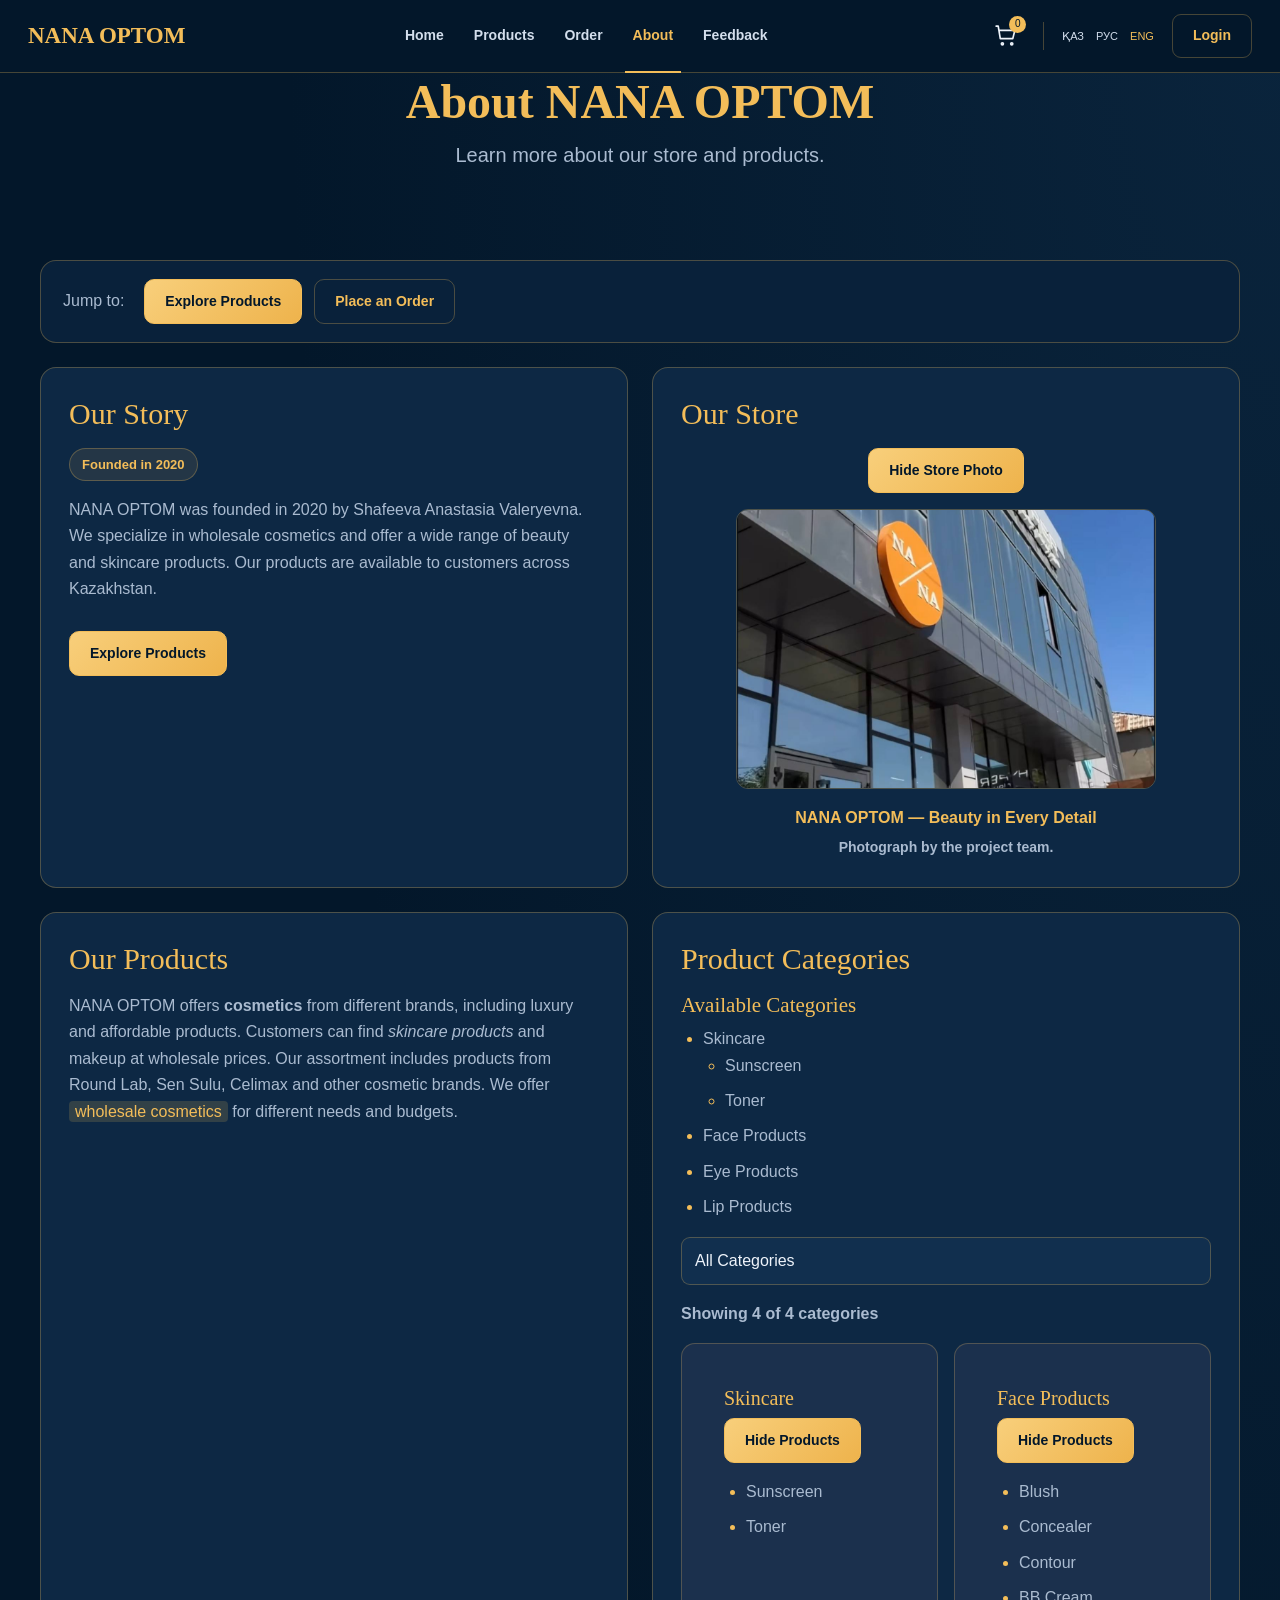
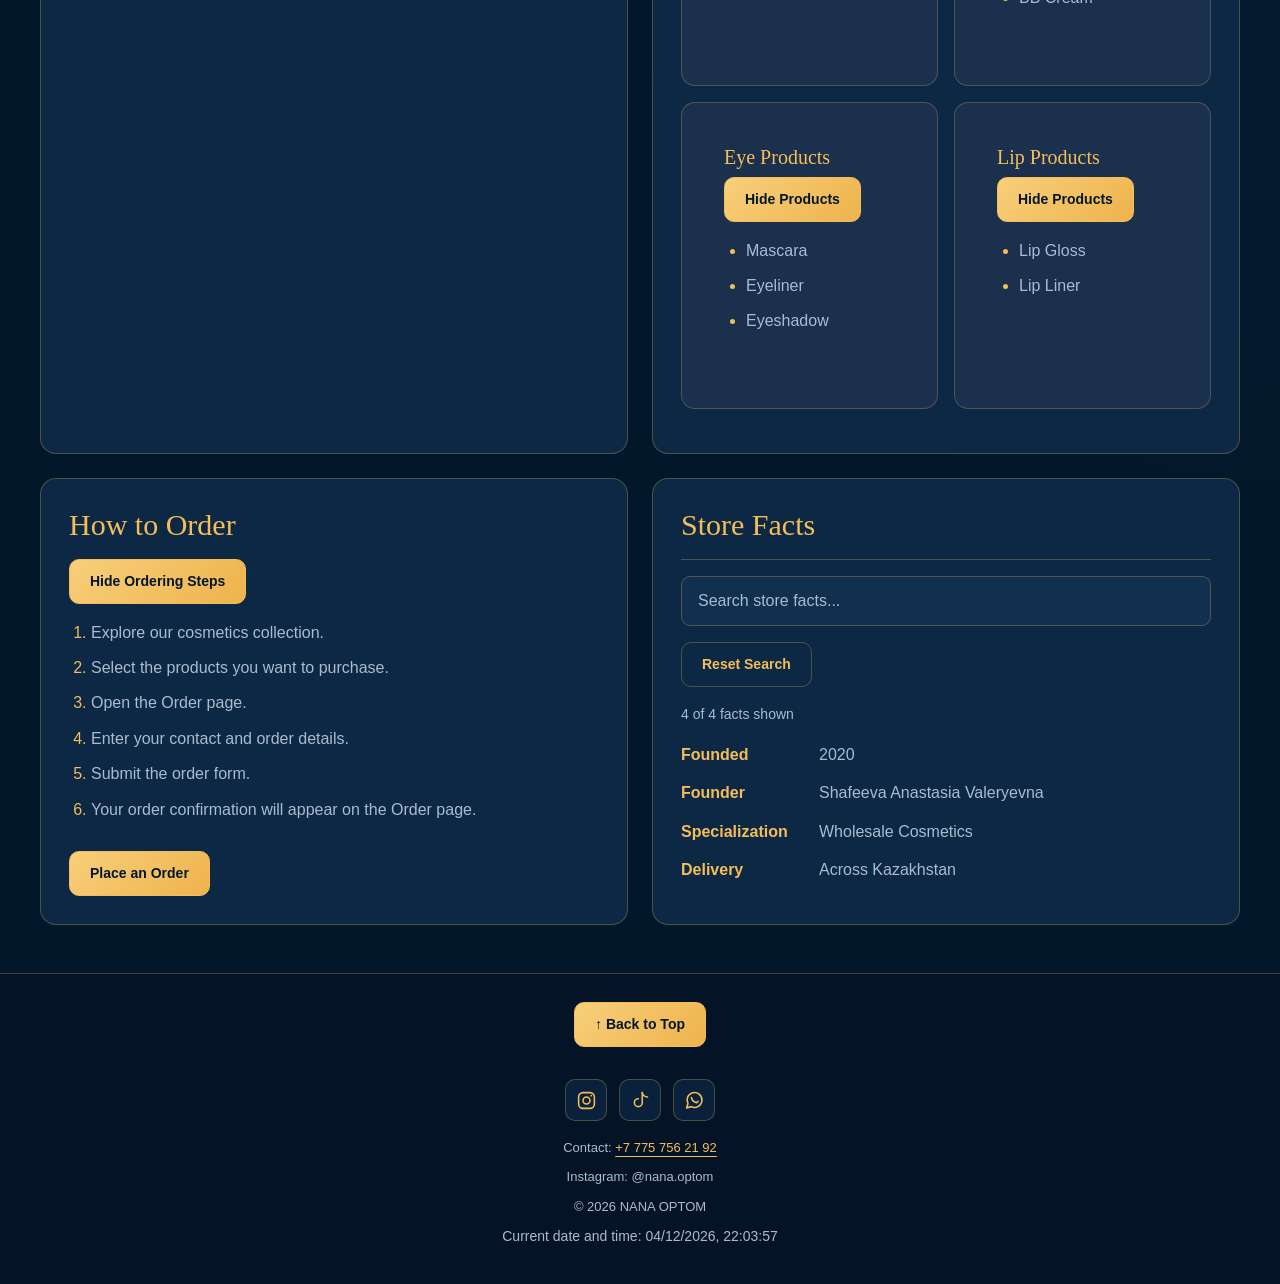
<file: about.html>
<!DOCTYPE html>
<!-- Author: Assiya Yesmagambet -->
<html lang="en">

<head>
    <meta charset="UTF-8">
    <meta name="viewport" content="width=device-width, initial-scale=1.0">
    <meta name="description" content="About NANA OPTOM wholesale cosmetics store">
    <meta name="author" content="Assiya Yesmagambet">
    <title>NANA OPTOM | About</title>

    <!-- Bootstrap 5.3.3 -->
    <link href="https://cdn.jsdelivr.net/npm/bootstrap@5.3.3/dist/css/bootstrap.min.css"
          rel="stylesheet">

    <!-- Custom CSS -->
    <link rel="stylesheet" href="css/base.css">
    <link rel="stylesheet" href="css/assiya.css">
    <link rel="stylesheet" href="css/theme.css">
</head>

<body>

<div class="text-center mb-5">
    <h1 class="display-5 fw-bold">About NANA OPTOM</h1>
    <p class="lead">Learn more about our store and products.</p>
</div>


<!-- Bootstrap responsive navigation -->
<nav class="navbar navbar-expand-lg navbar-dark">

    <div class="container">

        <a class="navbar-brand fw-bold"
           href="index.html">
            NANA OPTOM
        </a>

        <button class="navbar-toggler"
                type="button"
                data-bs-toggle="collapse"
                data-bs-target="#mainNavbar"
                aria-controls="mainNavbar"
                aria-expanded="false"
                aria-label="Toggle navigation">

            <span class="navbar-toggler-icon"></span>

        </button>


        <div class="collapse navbar-collapse"
             id="mainNavbar">

            <ul class="navbar-nav ms-auto align-items-lg-center gap-lg-3">

                <li class="nav-item">
                    <a class="nav-link"
                       href="index.html">
                        Home
                    </a>
                </li>

                <li class="nav-item">
                    <a class="nav-link"
                       href="products.html">
                        Products
                    </a>
                </li>

                <li class="nav-item">
                    <a class="nav-link"
                       href="order.html">
                        Order
                    </a>
                </li>

                <li class="nav-item">
                    <a class="nav-link active"
                       aria-current="page"
                       href="about.html">
                        About
                    </a>
                </li>

                <li class="nav-item">
                    <a class="nav-link"
                       href="feedback.html">
                        Feedback
                    </a>
                </li>

            </ul>

        </div>


        <!-- Login remains visible outside the collapsed menu -->
        <a class="nav-link login-link ms-3"
           href="login.html">
            Login
        </a>

    </div>

</nav>


<!-- Bootstrap container centers the About content -->
<main id="about-main"
      class="container my-4 p-4">


    <!-- Quick navigation -->
    <div id="about-actions"
         class="quick-links mb-4">

        <span class="me-2">Jump to:</span>

        <a id="explore-products-button"
           href="products.html"
           class="btn btn-warning">
            Explore Products
        </a>

        <a id="place-order-button"
           href="order.html"
           class="btn btn-outline-warning">
            Place an Order
        </a>

    </div>


    <!-- Brand information -->
    <article id="brand-story"
             class="brand-story">

        <h2>Our Story</h2>

        <p class="brand-year">
            Founded in 2020
        </p>

        <p>
            NANA OPTOM was founded in 2020 by Shafeeva Anastasia Valeryevna.
            We specialize in wholesale cosmetics and offer a wide range
            of beauty and skincare products. Our products are available
            to customers across Kazakhstan.
        </p>

        <a id="story-products-button"
           href="products.html"
           class="btn gold-button">
            Explore Products
        </a>

    </article>


    <!-- Store photograph -->
    <section id="store-gallery"
             class="photo-gallery">

        <h2>Our Store</h2>

        <figure class="brand-photo">

            <img src="images/nanaoptom.jpg"
                 class="img-fluid rounded-3"
                 alt="NANA OPTOM cosmetics store"
                 width="300">

            <figcaption>
                NANA OPTOM — Beauty in Every Detail
                <small>Photograph by the project team.</small>
            </figcaption>

        </figure>

    </section>


    <!-- Product information -->
    <section id="mission-section"
             class="mission-section">

        <h2>Our Products</h2>

        <p>
            NANA OPTOM offers <strong>cosmetics</strong> from different brands,
            including luxury and affordable products. Customers can find
            <em>skincare products</em> and makeup at wholesale prices.
            Our assortment includes products from Round Lab, Sen Sulu,
            Celimax and other cosmetic brands.
            We offer <mark>wholesale cosmetics</mark> for different needs
            and budgets.
        </p>

    </section>


    <!-- Product categories -->
    <section id="categories"
             class="symbol-section">

        <h2>Product Categories</h2>

        <aside>

            <h3>Available Categories</h3>

            <ul>

                <li>
                    Skincare

                    <ul>
                        <li>Sunscreen</li>
                        <li>Toner</li>
                    </ul>

                </li>

                <li>Face Products</li>
                <li>Eye Products</li>
                <li>Lip Products</li>

            </ul>

        </aside>

    </section>


    <!-- Ordering instructions -->
    <section id="order-steps"
             class="order-steps-section">

        <h2>How to Order</h2>

        <ol>
            <li>Explore our cosmetics collection.</li>
            <li>Select the products you want to purchase.</li>
            <li>Open the Order page.</li>
            <li>Enter your contact and order details.</li>
            <li>Submit the order form.</li>
            <li>Your order confirmation will appear on the Order page.</li>
        </ol>

        <a id="how-to-order-button"
           href="order.html"
           class="btn gold-button">
            Place an Order
        </a>

    </section>


    <!-- Store facts -->
    <section id="store-facts"
             class="facts-section">

        <h2>Store Facts</h2>

        <hr>

        <dl>

            <dt>Founded</dt>
            <dd>2020</dd>

            <dt>Founder</dt>
            <dd>Shafeeva Anastasia Valeryevna</dd>

            <dt>Specialization</dt>
            <dd>Wholesale Cosmetics</dd>

            <dt>Delivery</dt>
            <dd>Across Kazakhstan</dd>

        </dl>

    </section>

</main>


<footer>

    <div class="footer-social">

        <!-- Instagram -->
        <a href="https://www.instagram.com/nana.optom/"
           target="_blank"
           rel="noopener noreferrer"
           aria-label="Instagram"
           title="Instagram">

            <svg viewBox="0 0 24 24"
                 aria-hidden="true">

                <rect x="3"
                      y="3"
                      width="18"
                      height="18"
                      rx="5">
                </rect>

                <circle cx="12"
                        cy="12"
                        r="4">
                </circle>

                <circle cx="17.5"
                        cy="6.5"
                        r="1"
                        class="icon-dot">
                </circle>

            </svg>

        </a>


        <!-- TikTok -->
        <a href="https://www.tiktok.com/@nana.optom?_r=1&amp;_t=ZS-9A1kYobpDSX"
           target="_blank"
           rel="noopener noreferrer"
           aria-label="TikTok"
           title="TikTok">

            <svg viewBox="0 0 24 24"
                 aria-hidden="true">

                <path d="M14 3v11.5a4.5 4.5 0 1 1-4.5-4.5"></path>

                <path d="M14 3c.7 3.2 2.5 4.8 6 5"></path>

            </svg>

        </a>


        <!-- WhatsApp -->
        <a href="https://wa.me/77781003727"
           target="_blank"
           rel="noopener noreferrer"
           aria-label="WhatsApp"
           title="WhatsApp">

            <svg viewBox="0 0 24 24"
                 aria-hidden="true">

                <path d="M20.5 11.5a8.5 8.5 0 0 1-12.4 7.5L3 20.5l1.5-5.1A8.5 8.5 0 1 1 20.5 11.5Z"></path>

                <path d="M8.5 8.5c.5 3 3 5.5 6 6l1.5-1.5"></path>

            </svg>

        </a>

    </div>


    <p>
        Contact:
        <a href="tel:+77757562192">
            +7 775 756 21 92
        </a>
    </p>

    <p>Instagram: @nana.optom</p>

    <p>&copy; 2026 NANA OPTOM</p>

</footer>


<!-- Bootstrap JavaScript for the mobile menu -->
<script src="https://cdn.jsdelivr.net/npm/bootstrap@5.3.3/dist/js/bootstrap.bundle.min.js"></script>


<script src="js/main.js"></script>
<script src="https://code.jquery.com/jquery-3.7.1.min.js"></script>
<script src="js/about.js"></script>
</body>
</html>
</file>
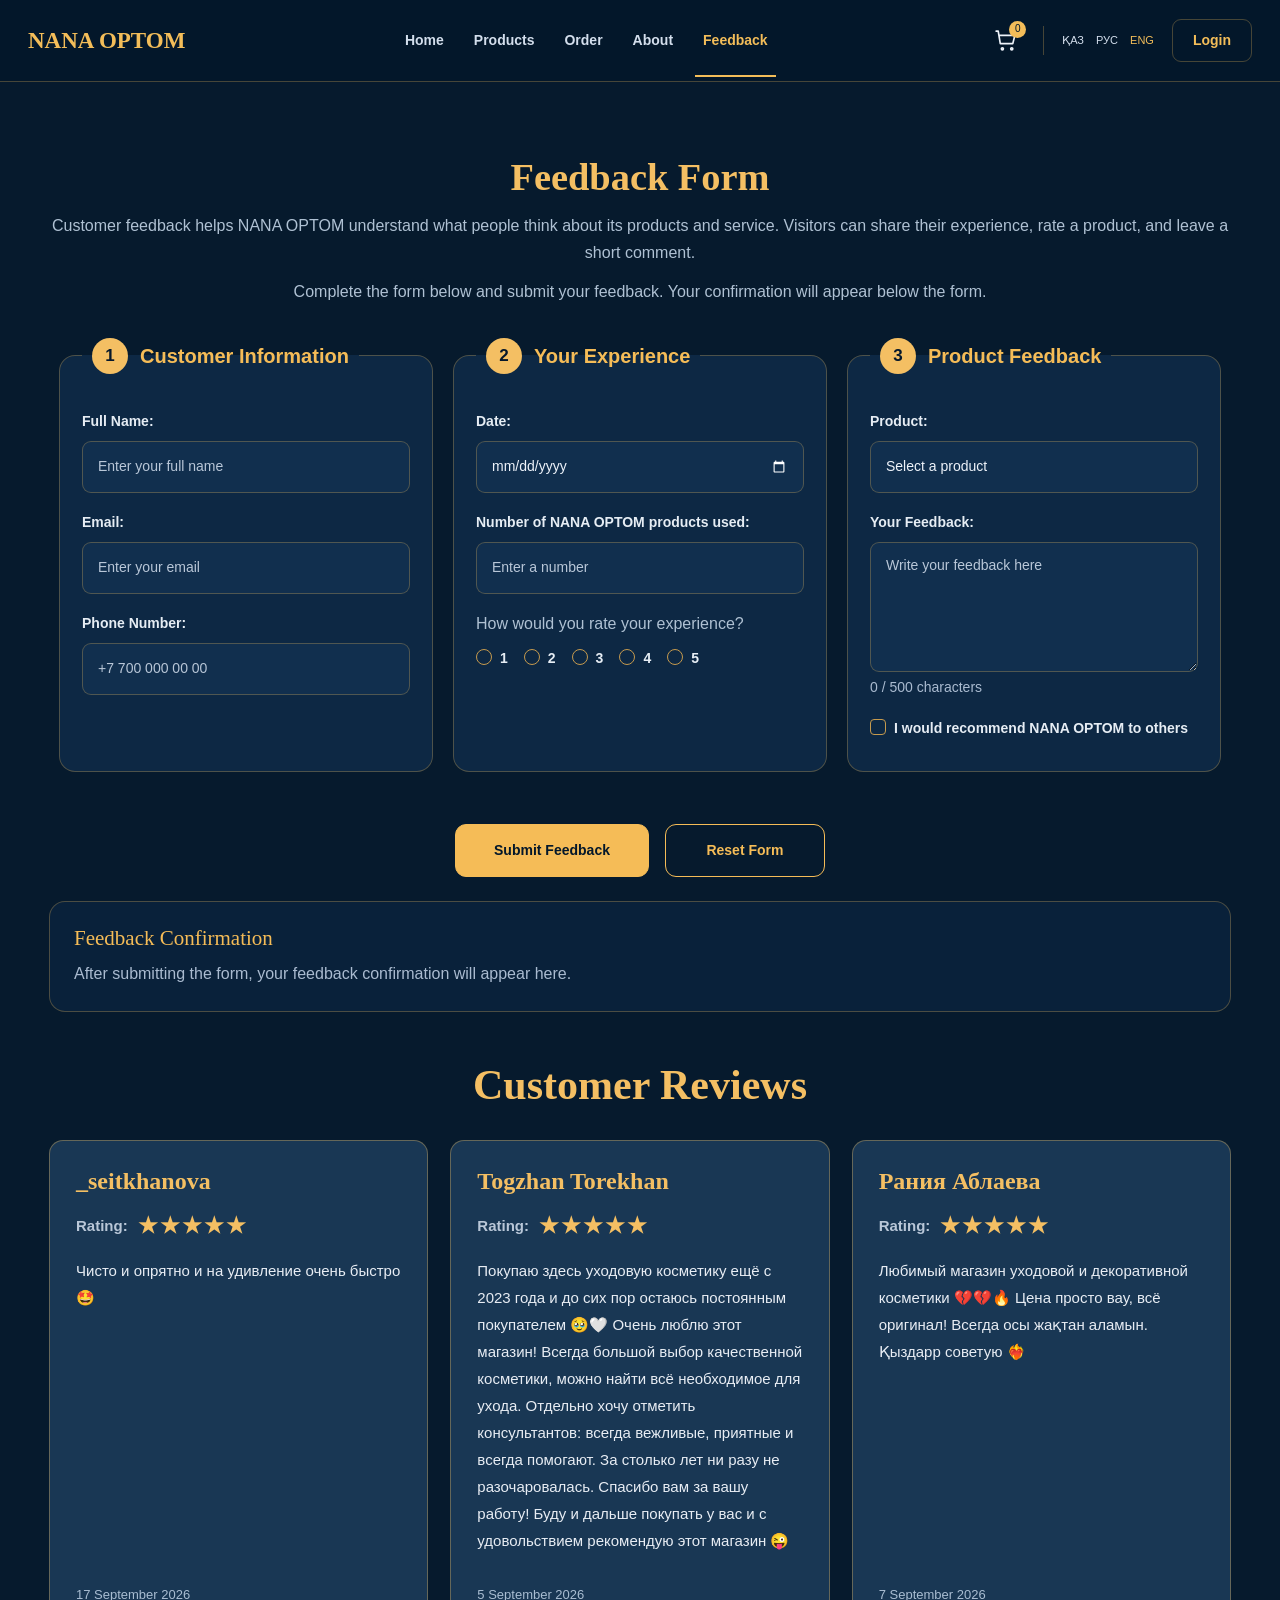
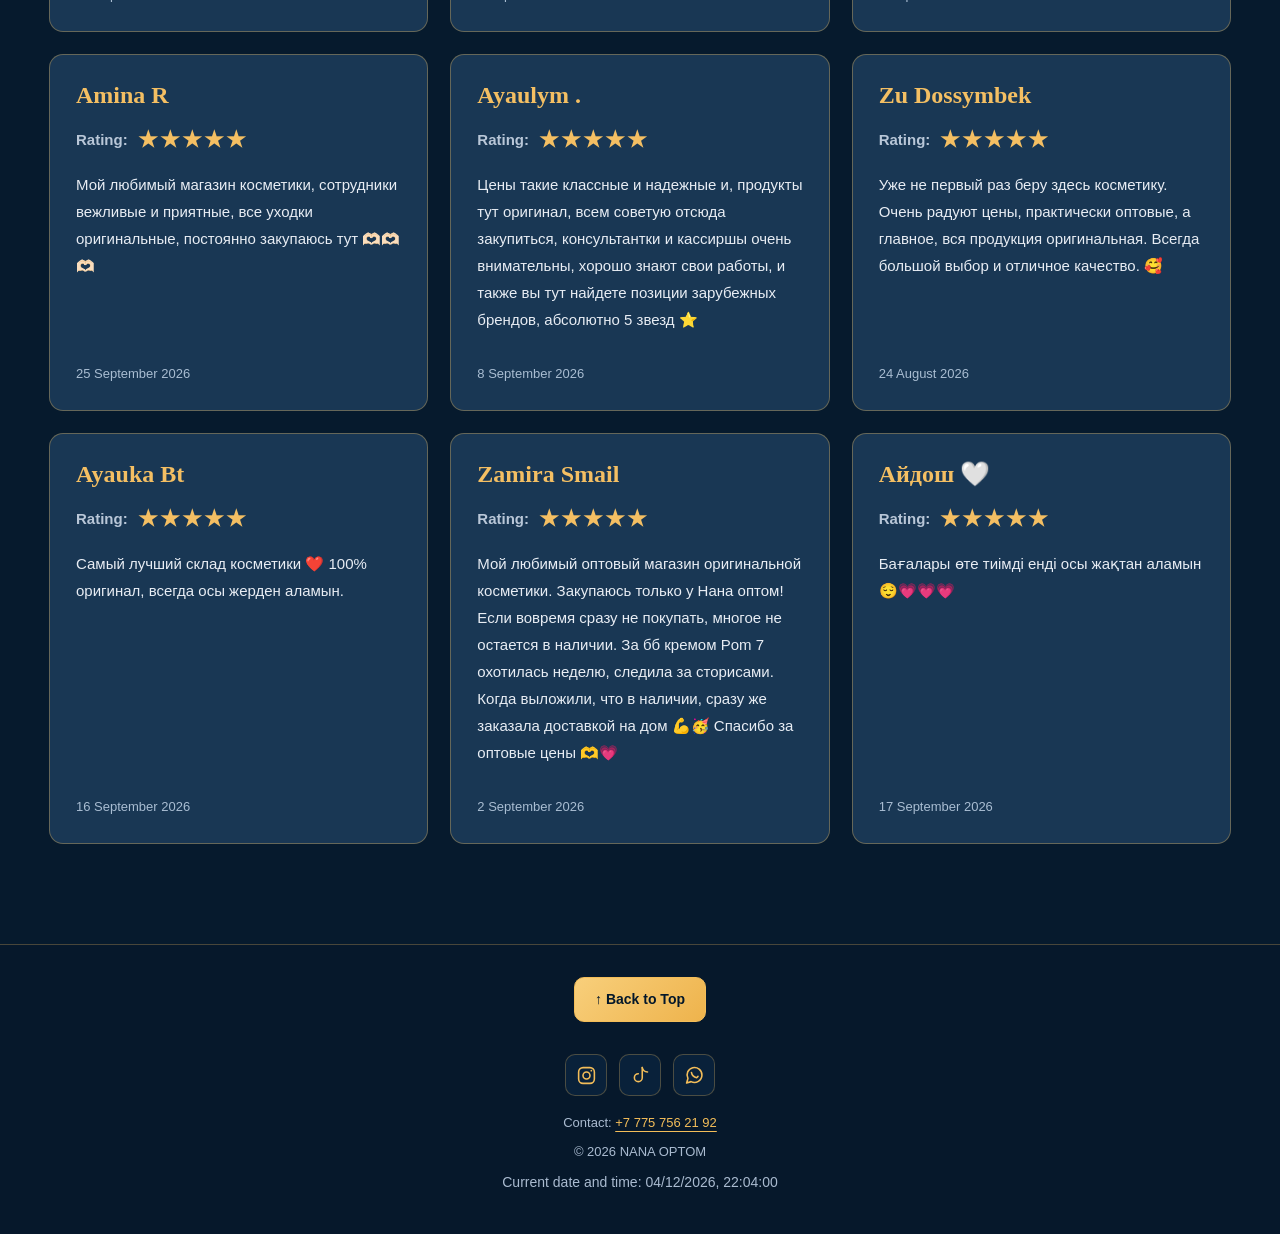
<file: feedback.html>
<!DOCTYPE html>
<!-- Author: Assiya Yesmagambet -->
<html lang="en">

<head>
    <meta charset="UTF-8">
    <meta name="viewport" content="width=device-width, initial-scale=1.0">
    <meta name="description" content="Feedback page for NANA OPTOM cosmetics store">
    <meta name="author" content="Assiya Yesmagambet">
    <title>NANA OPTOM | Feedback</title>

    <!-- Bootstrap 5.3.3 -->
    <link href="https://cdn.jsdelivr.net/npm/bootstrap@5.3.3/dist/css/bootstrap.min.css"
          rel="stylesheet">

    <!-- Custom CSS -->
    <link rel="stylesheet" href="css/base.css">
    <link rel="stylesheet" href="css/assiya.css">
    <link rel="stylesheet" href="css/theme.css">
    <link rel="stylesheet" href="css/inner-pages.css">
</head>

<body>


<!-- Bootstrap responsive navigation -->
<nav class="navbar navbar-expand-lg navbar-dark">
    <div class="container">

        <a class="navbar-brand fw-bold" href="index.html">
            NANA OPTOM
        </a>

        <button class="navbar-toggler"
                type="button"
                data-bs-toggle="collapse"
                data-bs-target="#mainNavbar"
                aria-controls="mainNavbar"
                aria-expanded="false"
                aria-label="Toggle navigation">
            <span class="navbar-toggler-icon"></span>
        </button>

        <div class="collapse navbar-collapse" id="mainNavbar">

            <ul class="navbar-nav ms-auto align-items-lg-center gap-lg-3">

                <li class="nav-item">
                    <a class="nav-link" href="index.html">Home</a>
                </li>

                <li class="nav-item">
                    <a class="nav-link" href="products.html">Products</a>
                </li>

                <li class="nav-item">
                    <a class="nav-link" href="order.html">Order</a>
                </li>

                <li class="nav-item">
                    <a class="nav-link" href="about.html">About</a>
                </li>

                <li class="nav-item">
                    <a class="nav-link active"
                       aria-current="page"
                       href="feedback.html">
                        Feedback
                    </a>
                </li>

            </ul>

        </div>

        <!-- Login stays visible outside the collapsed menu -->
        <a class="nav-link login-link ms-3"
           href="login.html">
            Login
        </a>

    </div>
</nav>


<main id="feedback-main" class="container my-4 p-4">

    <section id="feedback-section" class="feedback-section">

        <h2>Feedback Form</h2>

        <p>
            Customer feedback helps NANA OPTOM understand what people think
            about its products and service. Visitors can share their experience,
            rate a product, and leave a short comment.
        </p>

        <p>
            Complete the form below and submit your feedback.
            Your confirmation will appear below the form.
        </p>


        <!-- Prepared for future JavaScript -->
        <form id="feedback-form"
              class="feedback-form row g-4">

            <!-- Customer Information -->
            <div class="col-12 col-lg-4">

                <fieldset class="feedback-group h-100 p-3">

                    <legend>Customer Information</legend>

                    <div class="mb-3">

                        <label for="feedback-name"
                               class="form-label">
                            Full Name:
                        </label>

                        <input type="text"
                               class="form-control"
                               id="feedback-name"
                               name="feedback-name"
                               placeholder="Enter your full name"
                               required>

                    </div>


                    <div class="mb-3">

                        <label for="feedback-email"
                               class="form-label">
                            Email:
                        </label>

                        <input type="email"
                               class="form-control"
                               id="feedback-email"
                               name="feedback-email"
                               placeholder="Enter your email"
                               required>

                    </div>


                    <div class="mb-3">

                        <label for="feedback-phone"
                               class="form-label">
                            Phone Number:
                        </label>

                        <input type="tel"
                               class="form-control"
                               id="feedback-phone"
                               name="feedback-phone"
                               placeholder="+7 700 000 00 00">

                    </div>

                </fieldset>

            </div>


            <!-- Your Experience -->
            <div class="col-12 col-lg-4">

                <fieldset class="feedback-group h-100 p-3">

                    <legend>Your Experience</legend>


                    <div class="mb-3">

                        <label for="visit-date"
                               class="form-label">
                            Date:
                        </label>

                        <input type="date"
                               class="form-control"
                               id="visit-date"
                               name="visit-date"
                               required>

                    </div>


                    <div class="mb-3">

                        <label for="purchase-count"
                               class="form-label">
                            Number of NANA OPTOM products used:
                        </label>

                        <input type="number"
                               class="form-control"
                               id="purchase-count"
                               name="purchase-count"
                               min="1"
                               placeholder="Enter a number"
                               required>

                    </div>


                    <p class="mb-2">
                        How would you rate your experience?
                    </p>

                    <div class="d-flex flex-wrap gap-3">

                        <div class="form-check">

                            <input class="form-check-input"
                                   type="radio"
                                   id="rating-1"
                                   name="rating"
                                   value="1"
                                   required>

                            <label class="form-check-label"
                                   for="rating-1">
                                1
                            </label>

                        </div>


                        <div class="form-check">

                            <input class="form-check-input"
                                   type="radio"
                                   id="rating-2"
                                   name="rating"
                                   value="2">

                            <label class="form-check-label"
                                   for="rating-2">
                                2
                            </label>

                        </div>


                        <div class="form-check">

                            <input class="form-check-input"
                                   type="radio"
                                   id="rating-3"
                                   name="rating"
                                   value="3">

                            <label class="form-check-label"
                                   for="rating-3">
                                3
                            </label>

                        </div>


                        <div class="form-check">

                            <input class="form-check-input"
                                   type="radio"
                                   id="rating-4"
                                   name="rating"
                                   value="4">

                            <label class="form-check-label"
                                   for="rating-4">
                                4
                            </label>

                        </div>


                        <div class="form-check">

                            <input class="form-check-input"
                                   type="radio"
                                   id="rating-5"
                                   name="rating"
                                   value="5">

                            <label class="form-check-label"
                                   for="rating-5">
                                5
                            </label>

                        </div>

                    </div>

                </fieldset>

            </div>


            <!-- Product Feedback -->
            <div class="col-12 col-lg-4">

                <fieldset class="feedback-group h-100 p-3">

                    <legend>Product Feedback</legend>


                    <div class="mb-3">

                        <label for="feedback-product"
                               class="form-label">
                            Product:
                        </label>

                        <select class="form-select"
                                id="feedback-product"
                                name="feedback-product"
                                required>

                            <option value="">
                                Select a product
                            </option>

                            <option value="lip-gloss">
                                Lip Gloss
                            </option>

                            <option value="mascara">
                                Mascara
                            </option>

                            <option value="bb-cream">
                                BB Cream
                            </option>

                            <option value="round-lab-spf">
                                Round Lab SPF
                            </option>

                            <option value="celimax-toner">
                                Celimax Toner
                            </option>

                            <option value="mini-blush">
                                Mini Blush
                            </option>

                            <option value="brow-pencil">
                                Brow Pencil
                            </option>

                        </select>

                    </div>


                    <div class="mb-3">

                        <label for="feedback-message"
                               class="form-label">
                            Your Feedback:
                        </label>

                        <textarea class="form-control"
                                  id="feedback-message"
                                  name="feedback-message"
                                  rows="4"
                                  placeholder="Write your feedback here"
                                  required></textarea>

                    </div>


                    <div class="form-check">

                        <input class="form-check-input"
                               type="checkbox"
                               id="recommend"
                               name="recommend">

                        <label class="form-check-label"
                               for="recommend">
                            I would recommend NANA OPTOM to others
                        </label>

                    </div>

                </fieldset>

            </div>


            <!-- Form buttons -->
            <div class="col-12 d-flex flex-wrap justify-content-center gap-3">

                <button id="submit-feedback"
                        class="btn btn-warning"
                        type="submit">
                    Submit Feedback
                </button>

                <button id="reset-feedback"
                        class="btn btn-outline-warning"
                        type="reset">
                    Reset Form
                </button>

            </div>

        </form>


        <!-- Future JavaScript will display the result here -->
        <div id="feedback-confirmation"
             class="mt-4"
             aria-live="polite">

            <h3>Feedback Confirmation</h3>

            <p>
                After submitting the form, your feedback confirmation
                will appear here.
            </p>

        </div>

    </section>

    
<section id="customer-reviews" class="mt-5">
    <h2 class="text-center mb-4">Customer Reviews</h2>

    <div class="reviews-grid">

        <article class="review-card">
            <h3>_seitkhanova</h3>
            <div class="review-rating">
                <span>Rating:</span>
                <span class="review-stars" aria-label="5 out of 5 stars">★★★★★</span>
            </div>
            <p>Чисто и опрятно и на удивление очень быстро 🤩</p>
            <time datetime="2026-09-17">17 September 2026</time>
        </article>

        <article class="review-card">
            <h3>Togzhan Torekhan</h3>
            <div class="review-rating">
                <span>Rating:</span>
                <span class="review-stars" aria-label="5 out of 5 stars">★★★★★</span>
            </div>
            <p>Покупаю здесь уходовую косметику ещё с 2023 года и до сих пор остаюсь постоянным покупателем 🥹🤍 Очень люблю этот магазин! Всегда большой выбор качественной косметики, можно найти всё необходимое для ухода. Отдельно хочу отметить консультантов: всегда вежливые, приятные и всегда помогают. За столько лет ни разу не разочаровалась. Спасибо вам за вашу работу! Буду и дальше покупать у вас и с удовольствием рекомендую этот магазин 😜</p>
            <time datetime="2026-09-05">5 September 2026</time>
        </article>

        <article class="review-card">
            <h3>Рания Аблаева</h3>
            <div class="review-rating">
                <span>Rating:</span>
                <span class="review-stars" aria-label="5 out of 5 stars">★★★★★</span>
            </div>
            <p>Любимый магазин уходовой и декоративной косметики 💔💔🔥 Цена просто вау, всё оригинал! Всегда осы жақтан аламын. Қыздарр советую ❤️‍🔥</p>
            <time datetime="2026-09-07">7 September 2026</time>
        </article>

        <article class="review-card">
            <h3>Amina R</h3>
            <div class="review-rating">
                <span>Rating:</span>
                <span class="review-stars" aria-label="5 out of 5 stars">★★★★★</span>
            </div>
            <p>Мой любимый магазин косметики, сотрудники вежливые и приятные, все уходки оригинальные, постоянно закупаюсь тут 🫶🏻🫶🏻🫶🏻</p>
            <time datetime="2026-09-25">25 September 2026</time>
        </article>

        <article class="review-card">
            <h3>Ayaulym .</h3>
            <div class="review-rating">
                <span>Rating:</span>
                <span class="review-stars" aria-label="5 out of 5 stars">★★★★★</span>
            </div>
            <p>Цены такие классные и надежные и, продукты тут оригинал, всем советую отсюда закупиться, консультантки и кассиршы очень внимательны, хорошо знают свои работы, и также вы тут найдете позиции зарубежных брендов, абсолютно 5 звезд ⭐</p>
            <time datetime="2026-09-08">8 September 2026</time>
        </article>

        <article class="review-card">
            <h3>Zu Dossymbek</h3>
            <div class="review-rating">
                <span>Rating:</span>
                <span class="review-stars" aria-label="5 out of 5 stars">★★★★★</span>
            </div>
            <p>Уже не первый раз беру здесь косметику. Очень радуют цены, практически оптовые, а главное, вся продукция оригинальная. Всегда большой выбор и отличное качество. 🥰</p>
            <time datetime="2026-08-24">24 August 2026</time>
        </article>

        <article class="review-card">
            <h3>Ayauka Bt</h3>
            <div class="review-rating">
                <span>Rating:</span>
                <span class="review-stars" aria-label="5 out of 5 stars">★★★★★</span>
            </div>
            <p>Самый лучший склад косметики ❤️ 100% оригинал, всегда осы жерден аламын.</p>
            <time datetime="2026-09-16">16 September 2026</time>
        </article>

        <article class="review-card">
            <h3>Zamira Smail</h3>
            <div class="review-rating">
                <span>Rating:</span>
                <span class="review-stars" aria-label="5 out of 5 stars">★★★★★</span>
            </div>
            <p>Мой любимый оптовый магазин оригинальной косметики. Закупаюсь только у Нана оптом! Если вовремя сразу не покупать, многое не остается в наличии. За бб кремом Pom 7 охотилась неделю, следила за сторисами. Когда выложили, что в наличии, сразу же заказала доставкой на дом 💪🥳 Спасибо за оптовые цены 🫶💗</p>
            <time datetime="2026-09-02">2 September 2026</time>
        </article>

        <article class="review-card">
            <h3>Айдош 🤍</h3>
            <div class="review-rating">
                <span>Rating:</span>
                <span class="review-stars" aria-label="5 out of 5 stars">★★★★★</span>
            </div>
            <p>Бағалары өте тиімді енді осы жақтан аламын 😌💗💗💗</p>
            <time datetime="2026-09-17">17 September 2026</time>
        </article>

    </div>
</section>


</main>


<footer>

    <div class="footer-social">

        <!-- Instagram -->
        <a href="https://www.instagram.com/nana.optom/"
           target="_blank"
           rel="noopener noreferrer"
           aria-label="Instagram"
           title="Instagram">

            <svg viewBox="0 0 24 24" aria-hidden="true">
                <rect x="3"
                      y="3"
                      width="18"
                      height="18"
                      rx="5">
                </rect>

                <circle cx="12"
                        cy="12"
                        r="4">
                </circle>

                <circle cx="17.5"
                        cy="6.5"
                        r="1"
                        class="icon-dot">
                </circle>
            </svg>

        </a>


        <!-- TikTok -->
        <a href="https://www.tiktok.com/@nana.optom?_r=1&amp;_t=ZS-9A1kYobpDSX"
           target="_blank"
           rel="noopener noreferrer"
           aria-label="TikTok"
           title="TikTok">

            <svg viewBox="0 0 24 24" aria-hidden="true">
                <path d="M14 3v11.5a4.5 4.5 0 1 1-4.5-4.5"></path>
                <path d="M14 3c.7 3.2 2.5 4.8 6 5"></path>
            </svg>

        </a>


        <!-- WhatsApp -->
        <a href="https://wa.me/77781003727"
           target="_blank"
           rel="noopener noreferrer"
           aria-label="WhatsApp"
           title="WhatsApp">

            <svg viewBox="0 0 24 24" aria-hidden="true">
                <path d="M20.5 11.5a8.5 8.5 0 0 1-12.4 7.5L3 20.5l1.5-5.1A8.5 8.5 0 1 1 20.5 11.5Z"></path>
                <path d="M8.5 8.5c.5 3 3 5.5 6 6l1.5-1.5"></path>
            </svg>

        </a>

    </div>


    <p>
        Contact:
        <a href="tel:+77757562192">
            +7 775 756 21 92
        </a>
    </p>

    <p>&copy; 2026 NANA OPTOM</p>

</footer>


<!-- Bootstrap JavaScript for the mobile menu -->
<script src="https://cdn.jsdelivr.net/npm/bootstrap@5.3.3/dist/js/bootstrap.bundle.min.js"></script>

<script src="js/main.js" defer></script>
<script src="js/feedback.js" defer></script>

</body>
</html>
</file>
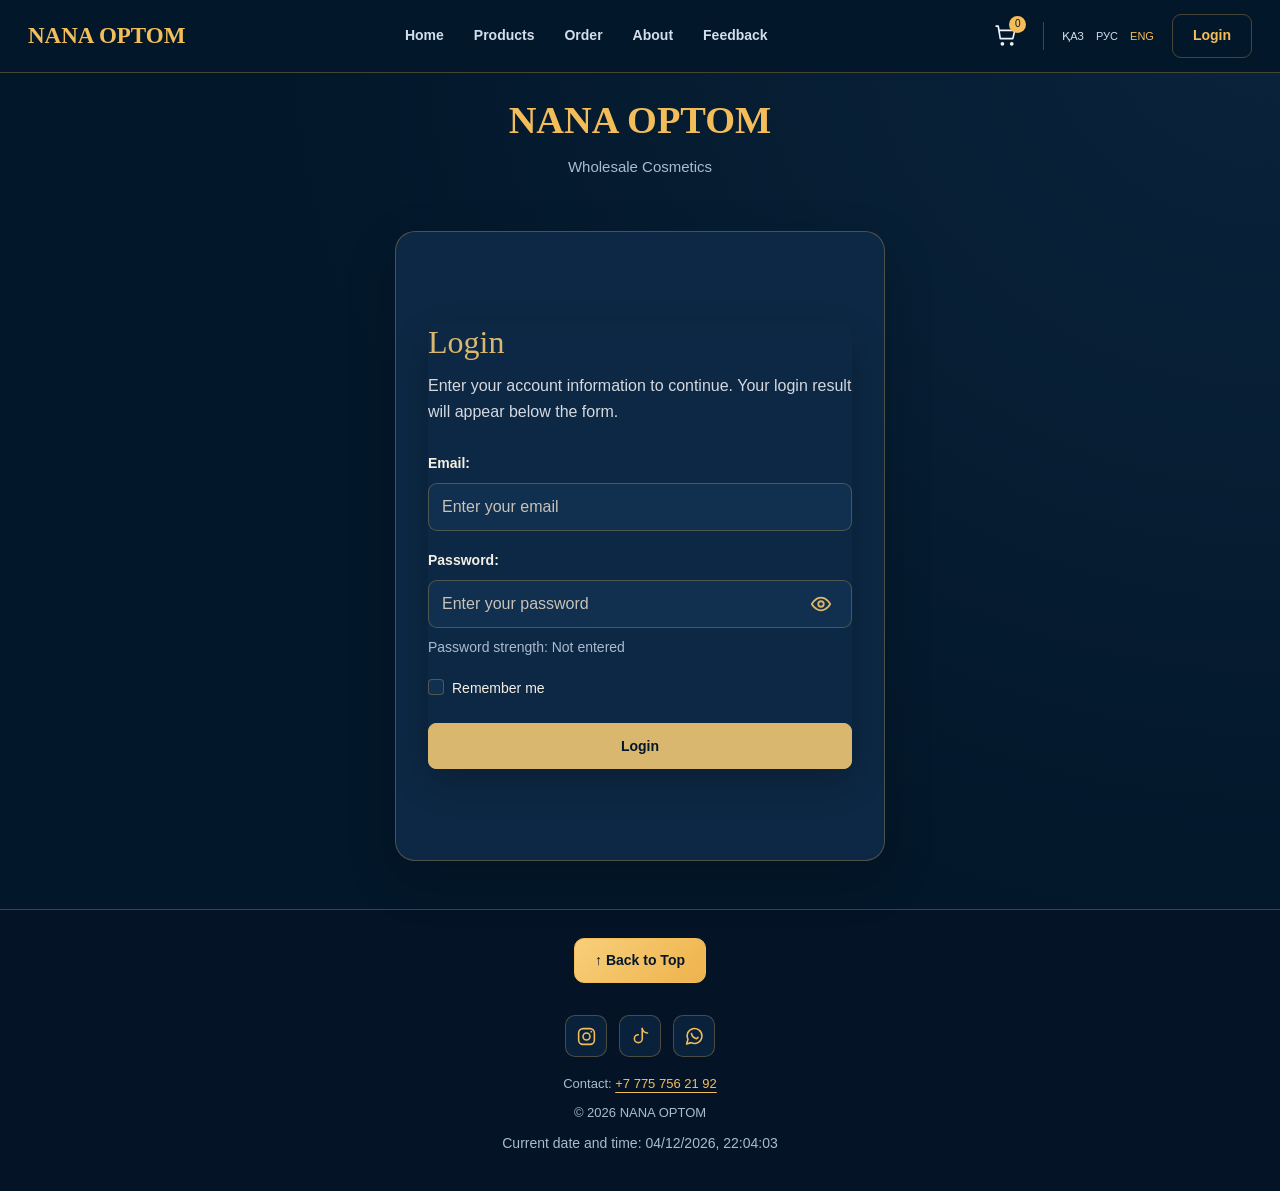
<file: login.html>
<!DOCTYPE html>
<!-- Authors: Aida Khalila and Assiya Yesmagambet -->
<html lang="en">

<head>
    <meta charset="UTF-8">
    <meta name="viewport" content="width=device-width, initial-scale=1.0">
    <meta name="description" content="Login page for NANA OPTOM">
    <meta name="author" content="Aida Khalila and Assiya Yesmagambet">
    <title>NANA OPTOM | Login</title>

    <!-- Bootstrap 5.3.3 -->
    <link href="https://cdn.jsdelivr.net/npm/bootstrap@5.3.3/dist/css/bootstrap.min.css"
          rel="stylesheet">

    <!-- Custom CSS -->
    <link rel="stylesheet" href="css/base.css">
    <link rel="stylesheet" href="css/login.css">
    <link rel="stylesheet" href="css/theme.css">
    <link rel="stylesheet" href="css/login-eye.css">
</head>

<body>

<header class="text-center py-4 px-3">
    <h1 class="display-5 fw-bold">NANA OPTOM</h1>
    <p class="lead mb-0">Wholesale Cosmetics</p>
</header>


<!-- Bootstrap responsive navigation -->
<nav class="navbar navbar-expand-lg navbar-dark">

    <div class="container">

        <a class="navbar-brand fw-bold"
           href="index.html">
            NANA OPTOM
        </a>

        <button class="navbar-toggler"
                type="button"
                data-bs-toggle="collapse"
                data-bs-target="#mainNavbar"
                aria-controls="mainNavbar"
                aria-expanded="false"
                aria-label="Toggle navigation">

            <span class="navbar-toggler-icon"></span>

        </button>


        <div class="collapse navbar-collapse"
             id="mainNavbar">

            <ul class="navbar-nav ms-auto align-items-lg-center gap-lg-3">

                <li class="nav-item">
                    <a class="nav-link"
                       href="index.html">
                        Home
                    </a>
                </li>

                <li class="nav-item">
                    <a class="nav-link"
                       href="products.html">
                        Products
                    </a>
                </li>

                <li class="nav-item">
                    <a class="nav-link"
                       href="order.html">
                        Order
                    </a>
                </li>

                <li class="nav-item">
                    <a class="nav-link"
                       href="about.html">
                        About
                    </a>
                </li>

                <li class="nav-item">
                    <a class="nav-link"
                       href="feedback.html">
                        Feedback
                    </a>
                </li>

            </ul>

        </div>


        <!-- Login remains visible outside the collapsed menu -->
        <a class="nav-link login-link active ms-3"
           aria-current="page"
           href="login.html">
            Login
        </a>

    </div>

</nav>


<!-- Login form -->
<main id="login-main"
      class="container my-4 p-4">

    <section id="login-section"
             class="login-section">

        <h2>Login</h2>

        <p>
            Enter your account information to continue.
            Your login result will appear below the form.
        </p>


        <!-- Prepared for future JavaScript -->
        <form id="login-form"
              class="login-form">

            <div class="mb-3">

                <label for="login-email"
                       class="form-label">
                    Email:
                </label>

                <input type="email"
                       class="form-control"
                       id="login-email"
                       name="login-email"
                       placeholder="Enter your email"
                       autocomplete="email"
                       required>

            </div>


           
<div class="mb-3">
    <label for="login-password" class="form-label">
        Password:
    </label>

    <div class="password-wrapper">
        <input
            type="password"
            id="login-password"
            name="password"
            class="form-control"
            placeholder="Enter your password"
            autocomplete="current-password"
            required
        >

        <button
            type="button"
            id="togglePassword"
            class="password-eye"
            aria-label="Show password"
            aria-pressed="false"
        >
            <svg width="22" height="22"
                 viewBox="0 0 24 24"
                 fill="none"
                 stroke="currentColor"
                 stroke-width="2"
                 stroke-linecap="round"
                 stroke-linejoin="round">
                <path d="M2 12s3.5-7 10-7 10 7 10 7-3.5 7-10 7S2 12 2 12Z"/>
                <circle cx="12" cy="12" r="3"/>
            </svg>
        </button>
    </div>
</div>

            </div>


            <div class="form-check mb-3">

                <input class="form-check-input"
                       type="checkbox"
                       id="remember"
                       name="remember">

                <label class="form-check-label"
                       for="remember">
                    Remember me
                </label>

            </div>


            <button id="login-button"
                    type="submit"
                    class="btn btn-warning w-100">
                Login
            </button>

        </form>


        <!-- Future JavaScript will display login result here -->
        <div id="login-result"
             class="mt-4"
             aria-live="polite">

            <h3>Login Result</h3>

            <p>
                After submitting the form, your login result
                will appear here.
            </p>

        </div>

    </section>

</main>


<footer>

    <div class="footer-social">

        <!-- Instagram -->
        <a href="https://www.instagram.com/nana.optom/"
           target="_blank"
           rel="noopener noreferrer"
           aria-label="Instagram"
           title="Instagram">

            <svg viewBox="0 0 24 24"
                 aria-hidden="true">

                <rect x="3"
                      y="3"
                      width="18"
                      height="18"
                      rx="5">
                </rect>

                <circle cx="12"
                        cy="12"
                        r="4">
                </circle>

                <circle cx="17.5"
                        cy="6.5"
                        r="1"
                        class="icon-dot">
                </circle>

            </svg>

        </a>


        <!-- TikTok -->
        <a href="https://www.tiktok.com/@nana.optom?_r=1&amp;_t=ZS-9A1kYobpDSX"
           target="_blank"
           rel="noopener noreferrer"
           aria-label="TikTok"
           title="TikTok">

            <svg viewBox="0 0 24 24"
                 aria-hidden="true">

                <path d="M14 3v11.5a4.5 4.5 0 1 1-4.5-4.5"></path>

                <path d="M14 3c.7 3.2 2.5 4.8 6 5"></path>

            </svg>

        </a>


        <!-- WhatsApp -->
        <a href="https://wa.me/77781003727"
           target="_blank"
           rel="noopener noreferrer"
           aria-label="WhatsApp"
           title="WhatsApp">

            <svg viewBox="0 0 24 24"
                 aria-hidden="true">

                <path d="M20.5 11.5a8.5 8.5 0 0 1-12.4 7.5L3 20.5l1.5-5.1A8.5 8.5 0 1 1 20.5 11.5Z"></path>

                <path d="M8.5 8.5c.5 3 3 5.5 6 6l1.5-1.5"></path>

            </svg>

        </a>

    </div>


    <p>
        Contact:
        <a href="tel:+77757562192">
            +7 775 756 21 92
        </a>
    </p>

    <p>&copy; 2026 NANA OPTOM</p>

</footer>


<!-- Bootstrap JavaScript for the mobile menu -->
<script src="https://cdn.jsdelivr.net/npm/bootstrap@5.3.3/dist/js/bootstrap.bundle.min.js"></script>

<script src="js/main.js" defer></script>
<script src="js/login.js" defer></script>

</body>
</html>
</file>
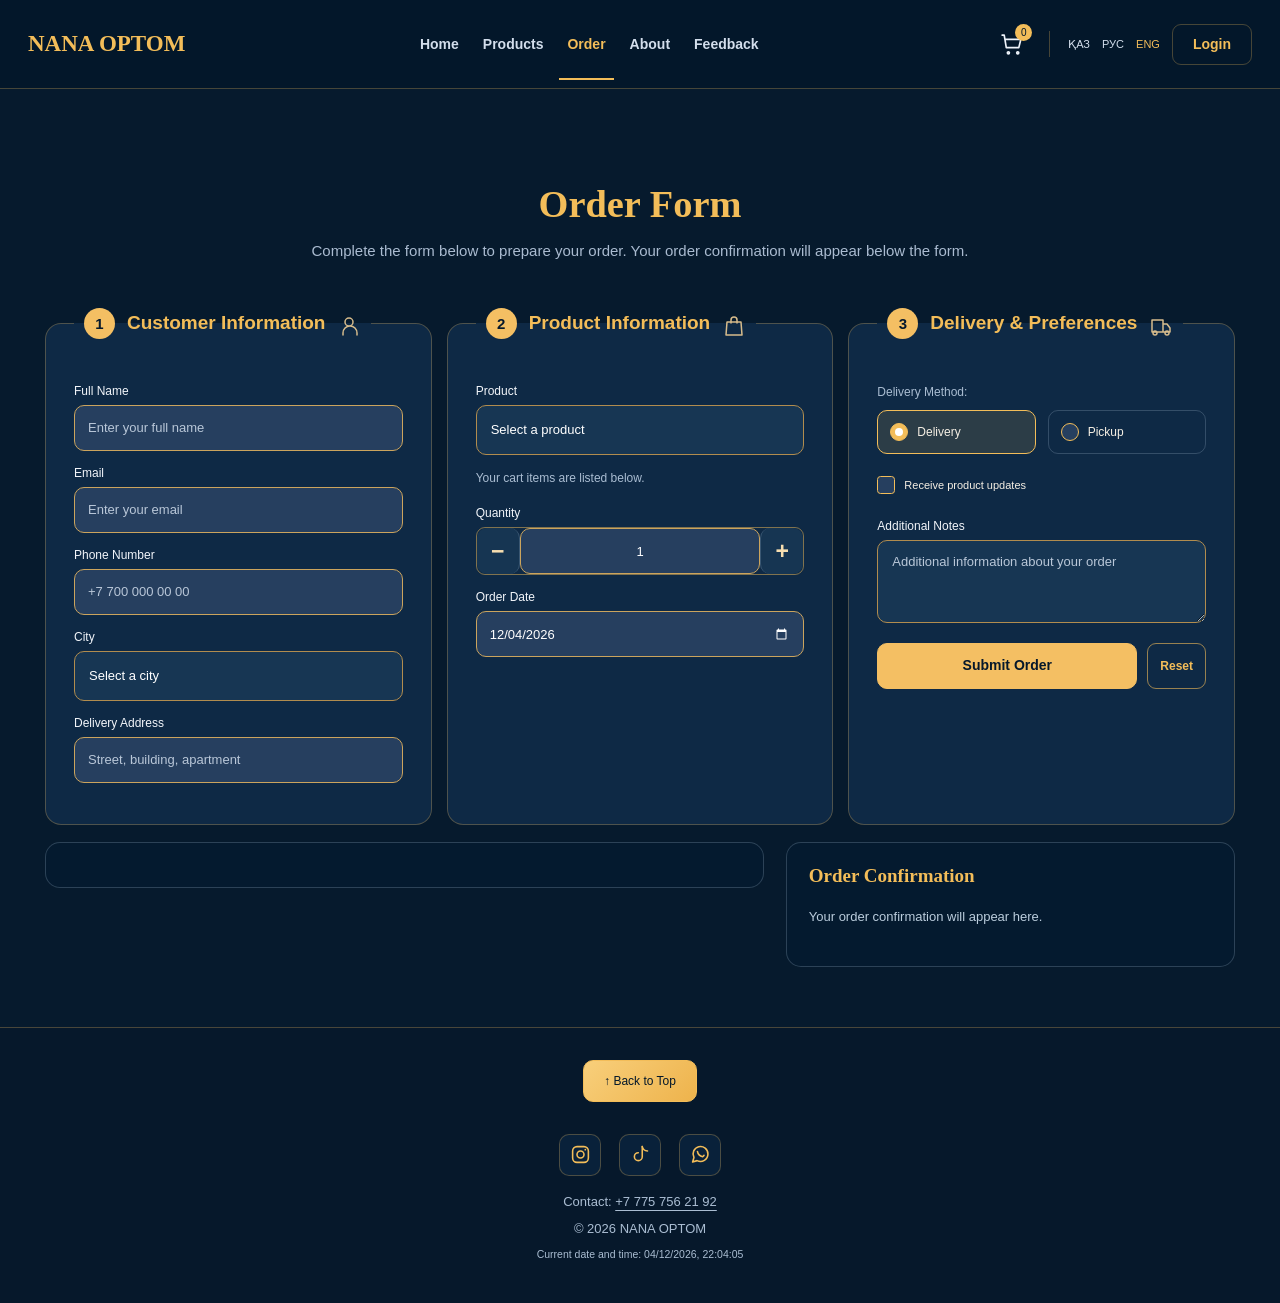
<file: order.html>
<!DOCTYPE html>
<!-- Authors: Aida Khalila and Assiya Yesmagambet -->
<html lang="en">
<head>
    <meta charset="UTF-8">
    <meta name="viewport" content="width=device-width, initial-scale=1.0">
    <meta name="description" content="NANA OPTOM wholesale cosmetics order page">
    <title>NANA OPTOM | Order</title>

    <link href="https://cdn.jsdelivr.net/npm/bootstrap@5.3.3/dist/css/bootstrap.min.css"
          rel="stylesheet">

    <link rel="stylesheet" href="css/base.css">
    <link rel="stylesheet" href="css/theme.css">
    <link rel="stylesheet" href="css/order.css">
    <link rel="stylesheet" href="css/inner-pages.css">
    
</head>

<body class="order-page">


<!-- Shared Bootstrap Navigation -->
<nav class="navbar navbar-expand-lg navbar-dark">
    <div class="container">

        <a class="navbar-brand fw-bold" href="index.html">
            NANA OPTOM
        </a>

        <button class="navbar-toggler"
                type="button"
                data-bs-toggle="collapse"
                data-bs-target="#mainNavbar"
                aria-controls="mainNavbar"
                aria-expanded="false"
                aria-label="Toggle navigation">
            <span class="navbar-toggler-icon"></span>
        </button>

        <div class="collapse navbar-collapse" id="mainNavbar">
            <ul class="navbar-nav ms-auto align-items-lg-center gap-lg-3">

                <li class="nav-item">
                    <a class="nav-link" href="index.html">Home</a>
                </li>

                <li class="nav-item">
                    <a class="nav-link" href="products.html">Products</a>
                </li>

                <li class="nav-item">
                    <a class="nav-link active"
                       aria-current="page"
                       href="order.html">Order</a>
                </li>

                <li class="nav-item">
                    <a class="nav-link" href="about.html">About</a>
                </li>

                <li class="nav-item">
                    <a class="nav-link" href="feedback.html">Feedback</a>
                </li>

            </ul>
        </div>

        <a class="nav-link login-link ms-3" href="login.html">
            Login
        </a>

    </div>
</nav>


<main id="order-main" class="container">
    <section id="order-section">

        <div class="order-heading">
            <div>
                <h2>Order Form</h2>
                <p>
                    Complete the form below to prepare your order.
                    Your order confirmation will appear below the form.
                </p>
            </div>
        </div>

        <form id="order-form" novalidate aria-label="Order form">

            <!-- CUSTOMER INFORMATION -->
            <fieldset class="nana-form-card">
                <legend>
                    <span class="step-badge">1</span>
                    <span class="legend-title">Customer Information</span>
                    <span class="card-symbol" aria-hidden="true">
                        <svg viewBox="0 0 24 24">
                            <path d="M20 21v-2a7 7 0 0 0-14 0v2M12 12a4 4 0 1 0 0-8 4 4 0 0 0 0 8Z"/>
                        </svg>
                    </span>
                </legend>

                <div class="mb-3">
                    <label class="form-label" for="customer-name">
                        Full Name
                    </label>
                    <input class="form-control"
                           id="customer-name"
                           name="customer-name"
                           type="text"
                           placeholder="Enter your full name"
                           autocomplete="name"
                           required>
                </div>

                <div class="mb-3">
                    <label class="form-label" for="customer-email">
                        Email
                    </label>
                    <input class="form-control"
                           id="customer-email"
                           name="customer-email"
                           type="email"
                           placeholder="Enter your email"
                           autocomplete="email"
                           required>
                </div>

                <div class="mb-3">
                    <label class="form-label" for="customer-phone">
                        Phone Number
                    </label>
                    <input class="form-control"
                           id="customer-phone"
                           name="customer-phone"
                           type="tel"
                           placeholder="+7 700 000 00 00"
                           autocomplete="tel"
                           required>
                </div>

                <div class="mb-3">
                    <label class="form-label" for="customer-city">
                        City
                    </label>
                    <input id="customer-city"
                           name="customer-city"
                           type="hidden">
                </div>

                <div class="mb-3" id="address-group">
                    <label class="form-label" for="customer-address">
                        Delivery Address
                    </label>
                    <input class="form-control"
                           id="customer-address"
                           name="customer-address"
                           type="text"
                           placeholder="Street, building, apartment"
                           autocomplete="street-address">
                </div>
            </fieldset>

            <!-- PRODUCT INFORMATION -->
            <fieldset class="nana-form-card">
                <legend>
                    <span class="step-badge">2</span>
                    <span class="legend-title">Product Information</span>
                    <span class="card-symbol" aria-hidden="true">
                        <svg viewBox="0 0 24 24">
                            <path d="M5 8h14l1 13H4L5 8ZM9 9V6a3 3 0 0 1 6 0v3"/>
                        </svg>
                    </span>
                </legend>

                <div class="mb-3">
                    <label class="form-label" for="product">
                        Product
                    </label>

                    <select class="form-select"
                            id="product"
                            name="product"
                            required>
                        <option value="">Select a product</option>
                        <option value="beauty-blender">Beauty Blender</option>
                        <option value="lip-liner">Lip Liner</option>
                        <option value="mascara">Mascara</option>
                        <option value="mini-blush">Mini Blush</option>
                        <option value="lip-gloss">Lip Gloss</option>
                        <option value="bb-cream">BB Cream</option>
                        <option value="stick-blush">Stick Blush</option>
                        <option value="contour">Contour</option>
                        <option value="round-lab-spf">Round Lab SPF</option>
                        <option value="celimax-toner">Celimax Toner</option>
                        <option value="mini-lip-gloss-set">Mini Lip Gloss Set</option>
                    </select>
                </div>

                <div class="mb-3">
                    <label class="form-label" for="quantity">
                        Quantity
                    </label>

                    <div class="quantity-control">
                        <button type="button"
                                id="quantity-minus"
                                aria-label="Decrease quantity">
                            −
                        </button>

                        <input class="form-control"
                               id="quantity"
                               name="quantity"
                               type="number"
                               min="1"
                               max="9999"
                               step="1"
                               value="1"
                               required>

                        <button type="button"
                                id="quantity-plus"
                                aria-label="Increase quantity">
                            +
                        </button>
                    </div>
                </div>

                <div class="mb-3">
                    <label class="form-label" for="order-date">
                        Order Date
                    </label>

                    <input class="form-control"
                           id="order-date"
                           name="order-date"
                           type="date"
                           required>
                </div>
            </fieldset>

            <!-- DELIVERY AND PREFERENCES -->
            <fieldset class="nana-form-card">
                <legend>
                    <span class="step-badge">3</span>
                    <span class="legend-title">Delivery &amp; Preferences</span>
                    <span class="card-symbol" aria-hidden="true">
                        <svg viewBox="0 0 24 24">
                            <path d="M3 6h11v12H3ZM14 10h4l3 4v4h-7M6 21a2 2 0 1 0 0-4 2 2 0 0 0 0 4ZM18 21a2 2 0 1 0 0-4 2 2 0 0 0 0 4Z"/>
                        </svg>
                    </span>
                </legend>

                <p class="mb-2" id="delivery-label">
                    Delivery Method:
                </p>

                <div class="delivery-options"
                     role="group"
                     aria-labelledby="delivery-label">

                    <div class="form-check">
                        <input class="form-check-input"
                               id="delivery"
                               type="radio"
                               name="delivery-method"
                               value="delivery"
                               checked
                               required>

                        <label class="form-check-label" for="delivery">
                            Delivery
                        </label>
                    </div>

                    <div class="form-check mb-3">
                        <input class="form-check-input"
                               id="pickup"
                               type="radio"
                               name="delivery-method"
                               value="pickup">

                        <label class="form-check-label" for="pickup">
                            Pickup
                        </label>
                    </div>
                </div>

                <div class="form-check mb-3 updates-option">
                    <input class="form-check-input"
                           id="updates"
                           type="checkbox"
                           name="updates">

                    <label class="form-check-label" for="updates">
                        Receive product updates
                    </label>
                </div>

                <div class="mb-3">
                    <label class="form-label" for="notes">
                        Additional Notes
                    </label>

                    <textarea class="form-control"
                              id="notes"
                              name="notes"
                              rows="3"
                              placeholder="Additional information about your order"></textarea>
                </div>

                <div class="form-actions">
                    <button id="submit-order"
                            class="btn"
                            type="submit">
                        Submit Order
                    </button>

                    <button id="reset-order"
                            class="btn"
                            type="reset">
                        Reset
                    </button>
                </div>
            </fieldset>

        </form>

        <!-- SUMMARY AND CONFIRMATION -->
        <div class="order-bottom-grid">

            <section class="nana-cart-summary"
                     id="cart-summary"
                     aria-label="Order summary">
            </section>

            <div id="order-confirmation" aria-live="polite">
                <h3>Order Confirmation</h3>
                <p>Your order confirmation will appear here.</p>
            </div>

        </div>
    </section>
</main>

<footer>
    <div class="footer-social">

        <a href="https://www.instagram.com/nana.optom/"
           target="_blank"
           rel="noopener noreferrer"
           aria-label="Instagram"
           title="Instagram">
            <svg viewBox="0 0 24 24" aria-hidden="true">
                <rect x="3" y="3" width="18" height="18" rx="5"></rect>
                <circle cx="12" cy="12" r="4"></circle>
                <circle cx="17.5" cy="6.5" r="1" class="icon-dot"></circle>
            </svg>
        </a>

        <a href="https://www.tiktok.com/@nana.optom"
           target="_blank"
           rel="noopener noreferrer"
           aria-label="TikTok"
           title="TikTok">
            <svg viewBox="0 0 24 24" aria-hidden="true">
                <path d="M14 3v11.5a4.5 4.5 0 1 1-4.5-4.5"></path>
                <path d="M14 3c.7 3.2 2.5 4.8 6 5"></path>
            </svg>
        </a>

        <a href="https://wa.me/77781003727"
           target="_blank"
           rel="noopener noreferrer"
           aria-label="WhatsApp"
           title="WhatsApp">
            <svg viewBox="0 0 24 24" aria-hidden="true">
                <path d="M20.5 11.5a8.5 8.5 0 0 1-12.4 7.5L3 20.5l1.5-5.1A8.5 8.5 0 1 1 20.5 11.5Z"></path>
                <path d="M8.5 8.5c.5 3 3 5.5 6 6l1.5-1.5"></path>
            </svg>
        </a>

    </div>

    <p>
        Contact:
        <a href="tel:+77757562192">+7 775 756 21 92</a>
    </p>

    <p>&copy; 2026 NANA OPTOM</p>
</footer>

<script src="https://cdn.jsdelivr.net/npm/bootstrap@5.3.3/dist/js/bootstrap.bundle.min.js"></script>
<script src="js/main.js" defer></script>
<script src="https://code.jquery.com/jquery-3.7.1.min.js"></script>
<script src="js/order.js"></script>

</body>
</html>
</file>
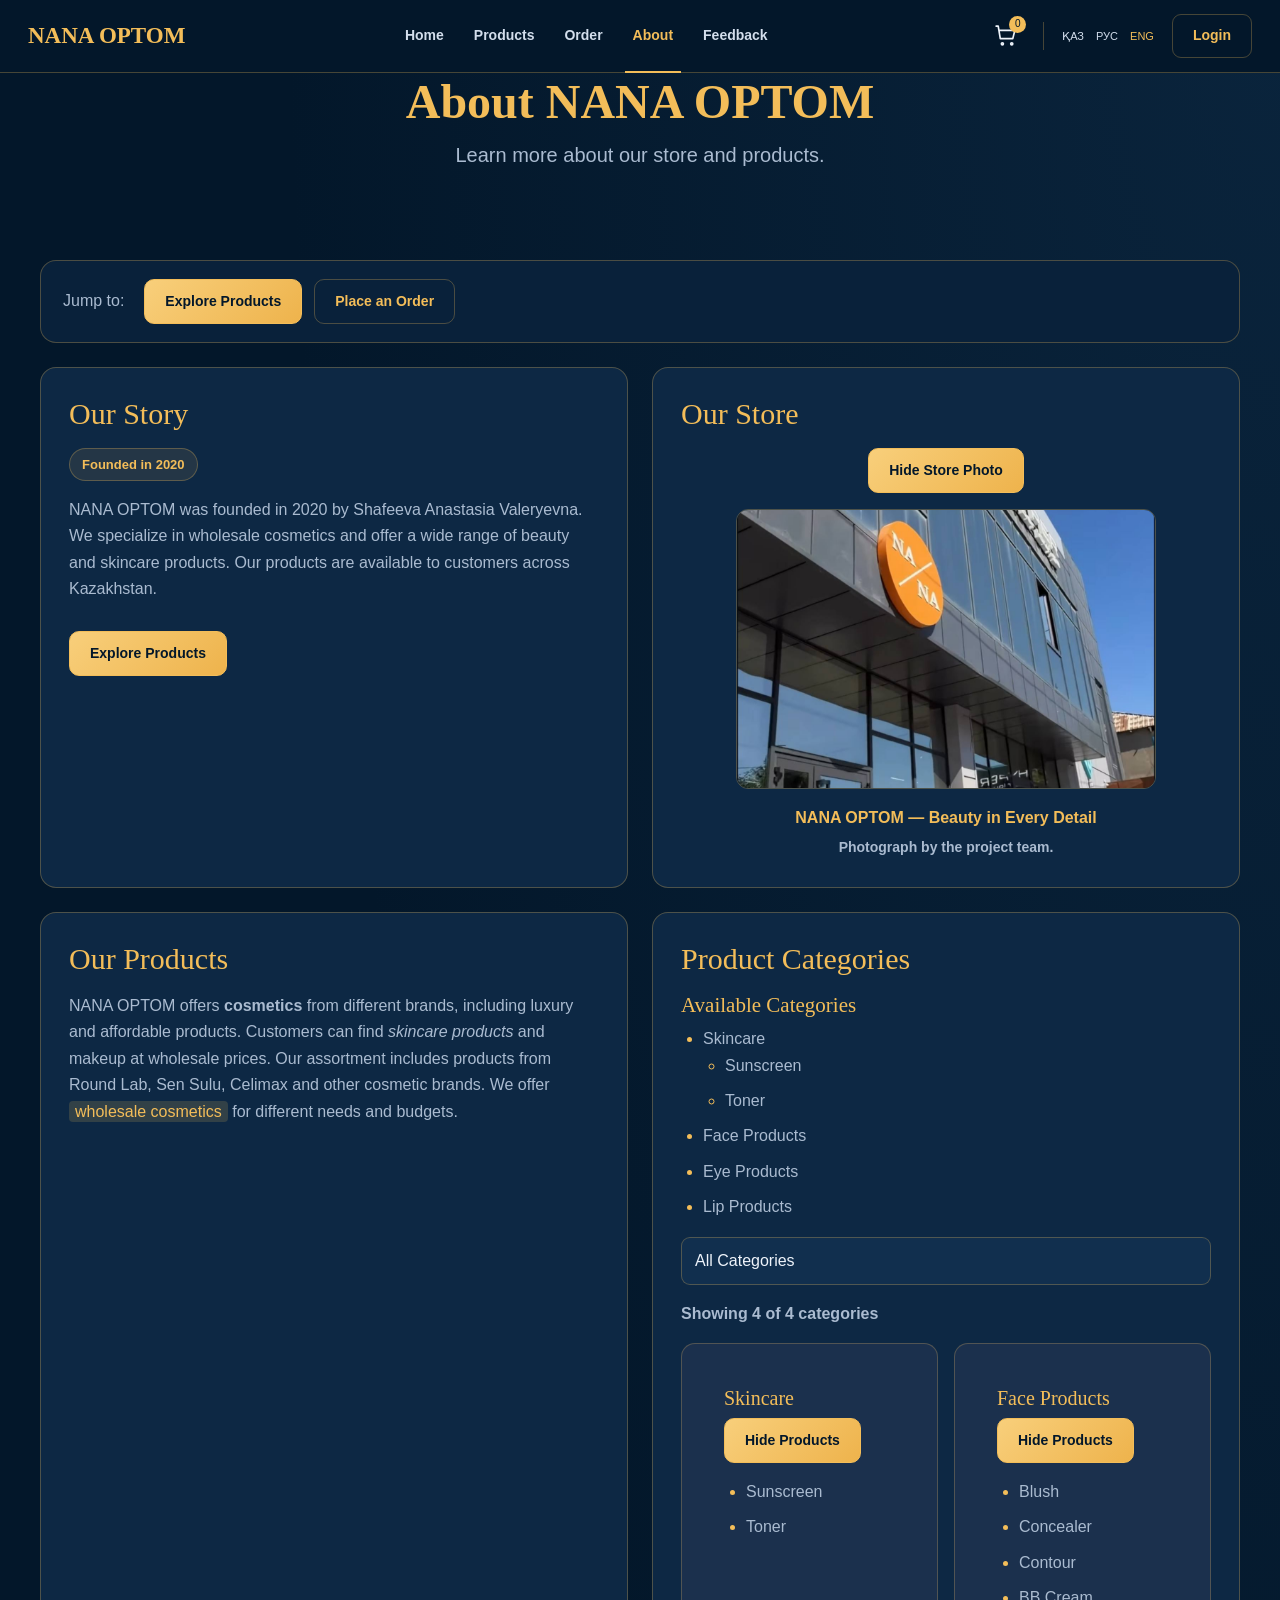
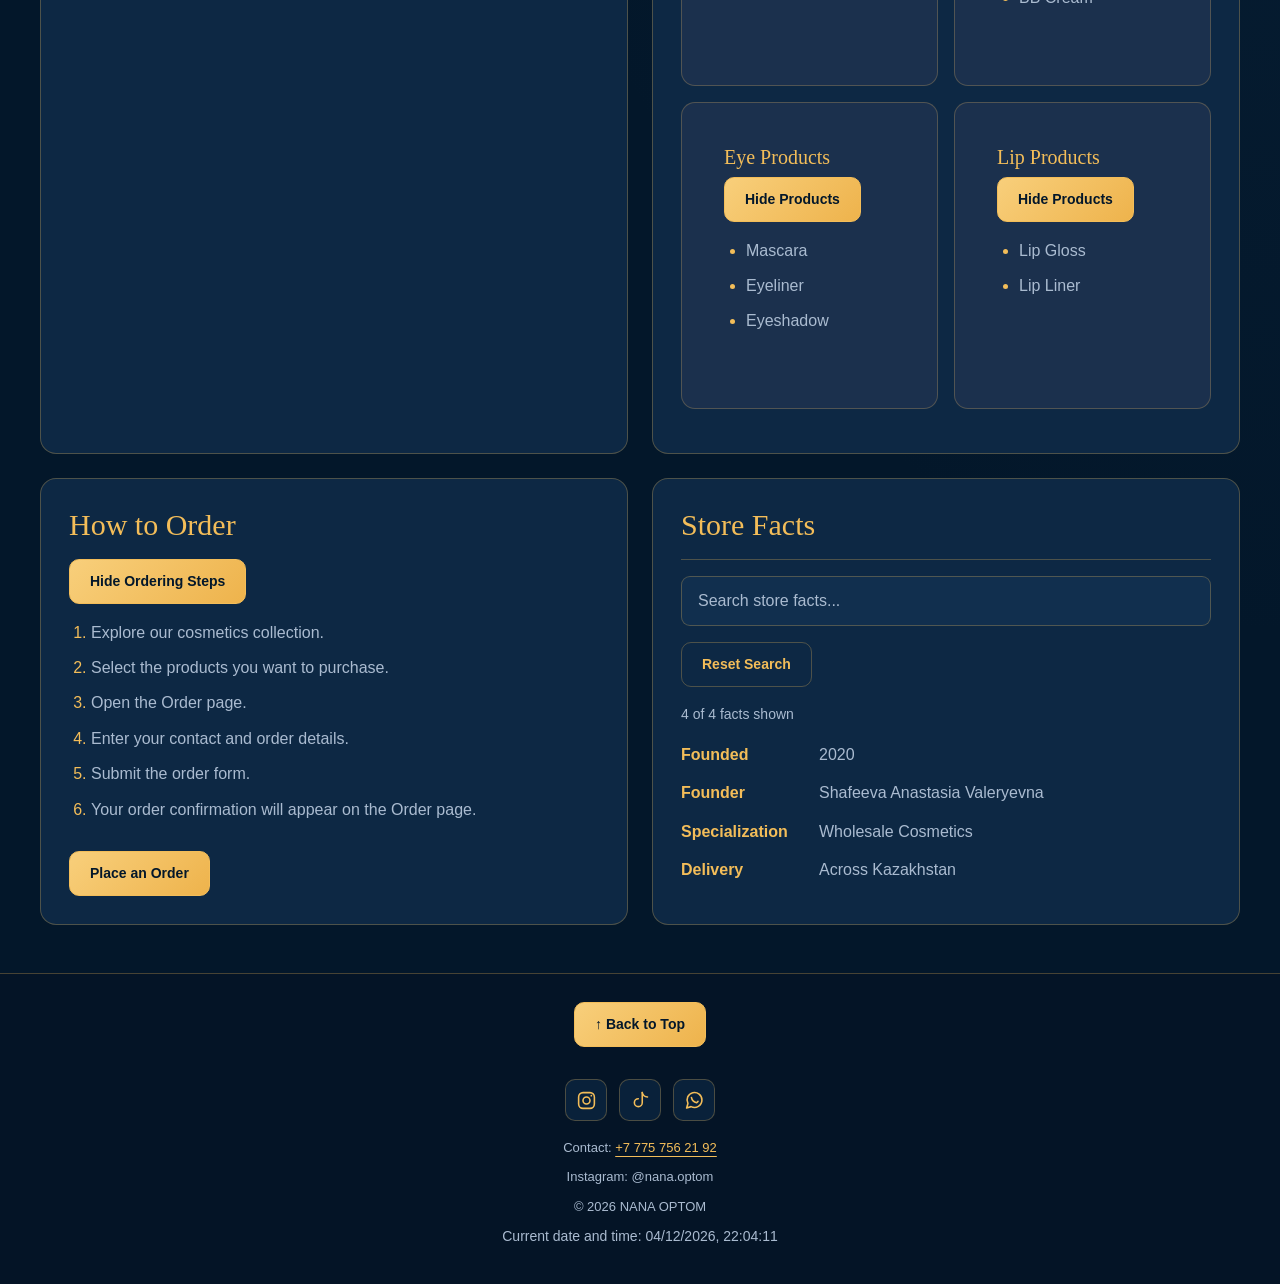
<file: html/about.html>
<!DOCTYPE html>
<!-- Author: Assiya Yesmagambet -->
<html lang="en">

<head>
    <meta charset="UTF-8">
    <meta name="viewport" content="width=device-width, initial-scale=1.0">
    <meta name="description" content="About NANA OPTOM wholesale cosmetics store">
    <meta name="author" content="Assiya Yesmagambet">
    <title>NANA OPTOM | About</title>

    <!-- Bootstrap 5.3.3 -->
    <link href="https://cdn.jsdelivr.net/npm/bootstrap@5.3.3/dist/css/bootstrap.min.css"
          rel="stylesheet">

    <!-- Custom CSS -->
    <link rel="stylesheet" href="../css/base.css">
    <link rel="stylesheet" href="../css/assiya.css">
    <link rel="stylesheet" href="../css/theme.css">
</head>

<body>

<div class="text-center mb-5">
    <h1 class="display-5 fw-bold">About NANA OPTOM</h1>
    <p class="lead">Learn more about our store and products.</p>
</div>


<!-- Bootstrap responsive navigation -->
<nav class="navbar navbar-expand-lg navbar-dark">

    <div class="container">

        <a class="navbar-brand fw-bold"
           href="index.html">
            NANA OPTOM
        </a>

        <button class="navbar-toggler"
                type="button"
                data-bs-toggle="collapse"
                data-bs-target="#mainNavbar"
                aria-controls="mainNavbar"
                aria-expanded="false"
                aria-label="Toggle navigation">

            <span class="navbar-toggler-icon"></span>

        </button>


        <div class="collapse navbar-collapse"
             id="mainNavbar">

            <ul class="navbar-nav ms-auto align-items-lg-center gap-lg-3">

                <li class="nav-item">
                    <a class="nav-link"
                       href="index.html">
                        Home
                    </a>
                </li>

                <li class="nav-item">
                    <a class="nav-link"
                       href="products.html">
                        Products
                    </a>
                </li>

                <li class="nav-item">
                    <a class="nav-link"
                       href="order.html">
                        Order
                    </a>
                </li>

                <li class="nav-item">
                    <a class="nav-link active"
                       aria-current="page"
                       href="about.html">
                        About
                    </a>
                </li>

                <li class="nav-item">
                    <a class="nav-link"
                       href="feedback.html">
                        Feedback
                    </a>
                </li>

            </ul>

        </div>


        <!-- Login remains visible outside the collapsed menu -->
        <a class="nav-link login-link ms-3"
           href="login.html">
            Login
        </a>

    </div>

</nav>


<!-- Bootstrap container centers the About content -->
<main id="about-main"
      class="container my-4 p-4">


    <!-- Quick navigation -->
    <div id="about-actions"
         class="quick-links mb-4">

        <span class="me-2">Jump to:</span>

        <a id="explore-products-button"
           href="products.html"
           class="btn btn-warning">
            Explore Products
        </a>

        <a id="place-order-button"
           href="order.html"
           class="btn btn-outline-warning">
            Place an Order
        </a>

    </div>


    <!-- Brand information -->
    <article id="brand-story"
             class="brand-story">

        <h2>Our Story</h2>

        <p class="brand-year">
            Founded in 2020
        </p>

        <p>
            NANA OPTOM was founded in 2020 by Shafeeva Anastasia Valeryevna.
            We specialize in wholesale cosmetics and offer a wide range
            of beauty and skincare products. Our products are available
            to customers across Kazakhstan.
        </p>

        <a id="story-products-button"
           href="products.html"
           class="btn gold-button">
            Explore Products
        </a>

    </article>


    <!-- Store photograph -->
    <section id="store-gallery"
             class="photo-gallery">

        <h2>Our Store</h2>

        <figure class="brand-photo">

            <img src="../images/nanaoptom.jpg"
                 class="img-fluid rounded-3"
                 alt="NANA OPTOM cosmetics store"
                 width="300">

            <figcaption>
                NANA OPTOM — Beauty in Every Detail
                <small>Photograph by the project team.</small>
            </figcaption>

        </figure>

    </section>


    <!-- Product information -->
    <section id="mission-section"
             class="mission-section">

        <h2>Our Products</h2>

        <p>
            NANA OPTOM offers <strong>cosmetics</strong> from different brands,
            including luxury and affordable products. Customers can find
            <em>skincare products</em> and makeup at wholesale prices.
            Our assortment includes products from Round Lab, Sen Sulu,
            Celimax and other cosmetic brands.
            We offer <mark>wholesale cosmetics</mark> for different needs
            and budgets.
        </p>

    </section>


    <!-- Product categories -->
    <section id="categories"
             class="symbol-section">

        <h2>Product Categories</h2>

        <aside>

            <h3>Available Categories</h3>

            <ul>

                <li>
                    Skincare

                    <ul>
                        <li>Sunscreen</li>
                        <li>Toner</li>
                    </ul>

                </li>

                <li>Face Products</li>
                <li>Eye Products</li>
                <li>Lip Products</li>

            </ul>

        </aside>

    </section>


    <!-- Ordering instructions -->
    <section id="order-steps"
             class="order-steps-section">

        <h2>How to Order</h2>

        <ol>
            <li>Explore our cosmetics collection.</li>
            <li>Select the products you want to purchase.</li>
            <li>Open the Order page.</li>
            <li>Enter your contact and order details.</li>
            <li>Submit the order form.</li>
            <li>Your order confirmation will appear on the Order page.</li>
        </ol>

        <a id="how-to-order-button"
           href="order.html"
           class="btn gold-button">
            Place an Order
        </a>

    </section>


    <!-- Store facts -->
    <section id="store-facts"
             class="facts-section">

        <h2>Store Facts</h2>

        <hr>

        <dl>

            <dt>Founded</dt>
            <dd>2020</dd>

            <dt>Founder</dt>
            <dd>Shafeeva Anastasia Valeryevna</dd>

            <dt>Specialization</dt>
            <dd>Wholesale Cosmetics</dd>

            <dt>Delivery</dt>
            <dd>Across Kazakhstan</dd>

        </dl>

    </section>

</main>


<footer>

    <div class="footer-social">

        <!-- Instagram -->
        <a href="https://www.instagram.com/nana.optom/"
           target="_blank"
           rel="noopener noreferrer"
           aria-label="Instagram"
           title="Instagram">

            <svg viewBox="0 0 24 24"
                 aria-hidden="true">

                <rect x="3"
                      y="3"
                      width="18"
                      height="18"
                      rx="5">
                </rect>

                <circle cx="12"
                        cy="12"
                        r="4">
                </circle>

                <circle cx="17.5"
                        cy="6.5"
                        r="1"
                        class="icon-dot">
                </circle>

            </svg>

        </a>


        <!-- TikTok -->
        <a href="https://www.tiktok.com/@nana.optom?_r=1&amp;_t=ZS-9A1kYobpDSX"
           target="_blank"
           rel="noopener noreferrer"
           aria-label="TikTok"
           title="TikTok">

            <svg viewBox="0 0 24 24"
                 aria-hidden="true">

                <path d="M14 3v11.5a4.5 4.5 0 1 1-4.5-4.5"></path>

                <path d="M14 3c.7 3.2 2.5 4.8 6 5"></path>

            </svg>

        </a>


        <!-- WhatsApp -->
        <a href="https://wa.me/77781003727"
           target="_blank"
           rel="noopener noreferrer"
           aria-label="WhatsApp"
           title="WhatsApp">

            <svg viewBox="0 0 24 24"
                 aria-hidden="true">

                <path d="M20.5 11.5a8.5 8.5 0 0 1-12.4 7.5L3 20.5l1.5-5.1A8.5 8.5 0 1 1 20.5 11.5Z"></path>

                <path d="M8.5 8.5c.5 3 3 5.5 6 6l1.5-1.5"></path>

            </svg>

        </a>

    </div>


    <p>
        Contact:
        <a href="tel:+77757562192">
            +7 775 756 21 92
        </a>
    </p>

    <p>Instagram: @nana.optom</p>

    <p>&copy; 2026 NANA OPTOM</p>

</footer>


<!-- Bootstrap JavaScript for the mobile menu -->
<script src="https://cdn.jsdelivr.net/npm/bootstrap@5.3.3/dist/js/bootstrap.bundle.min.js"></script>


<script src="../js/main.js"></script>
<script src="https://code.jquery.com/jquery-3.7.1.min.js"></script>
<script src="../js/about.js"></script>
</body>
</html>
</file>
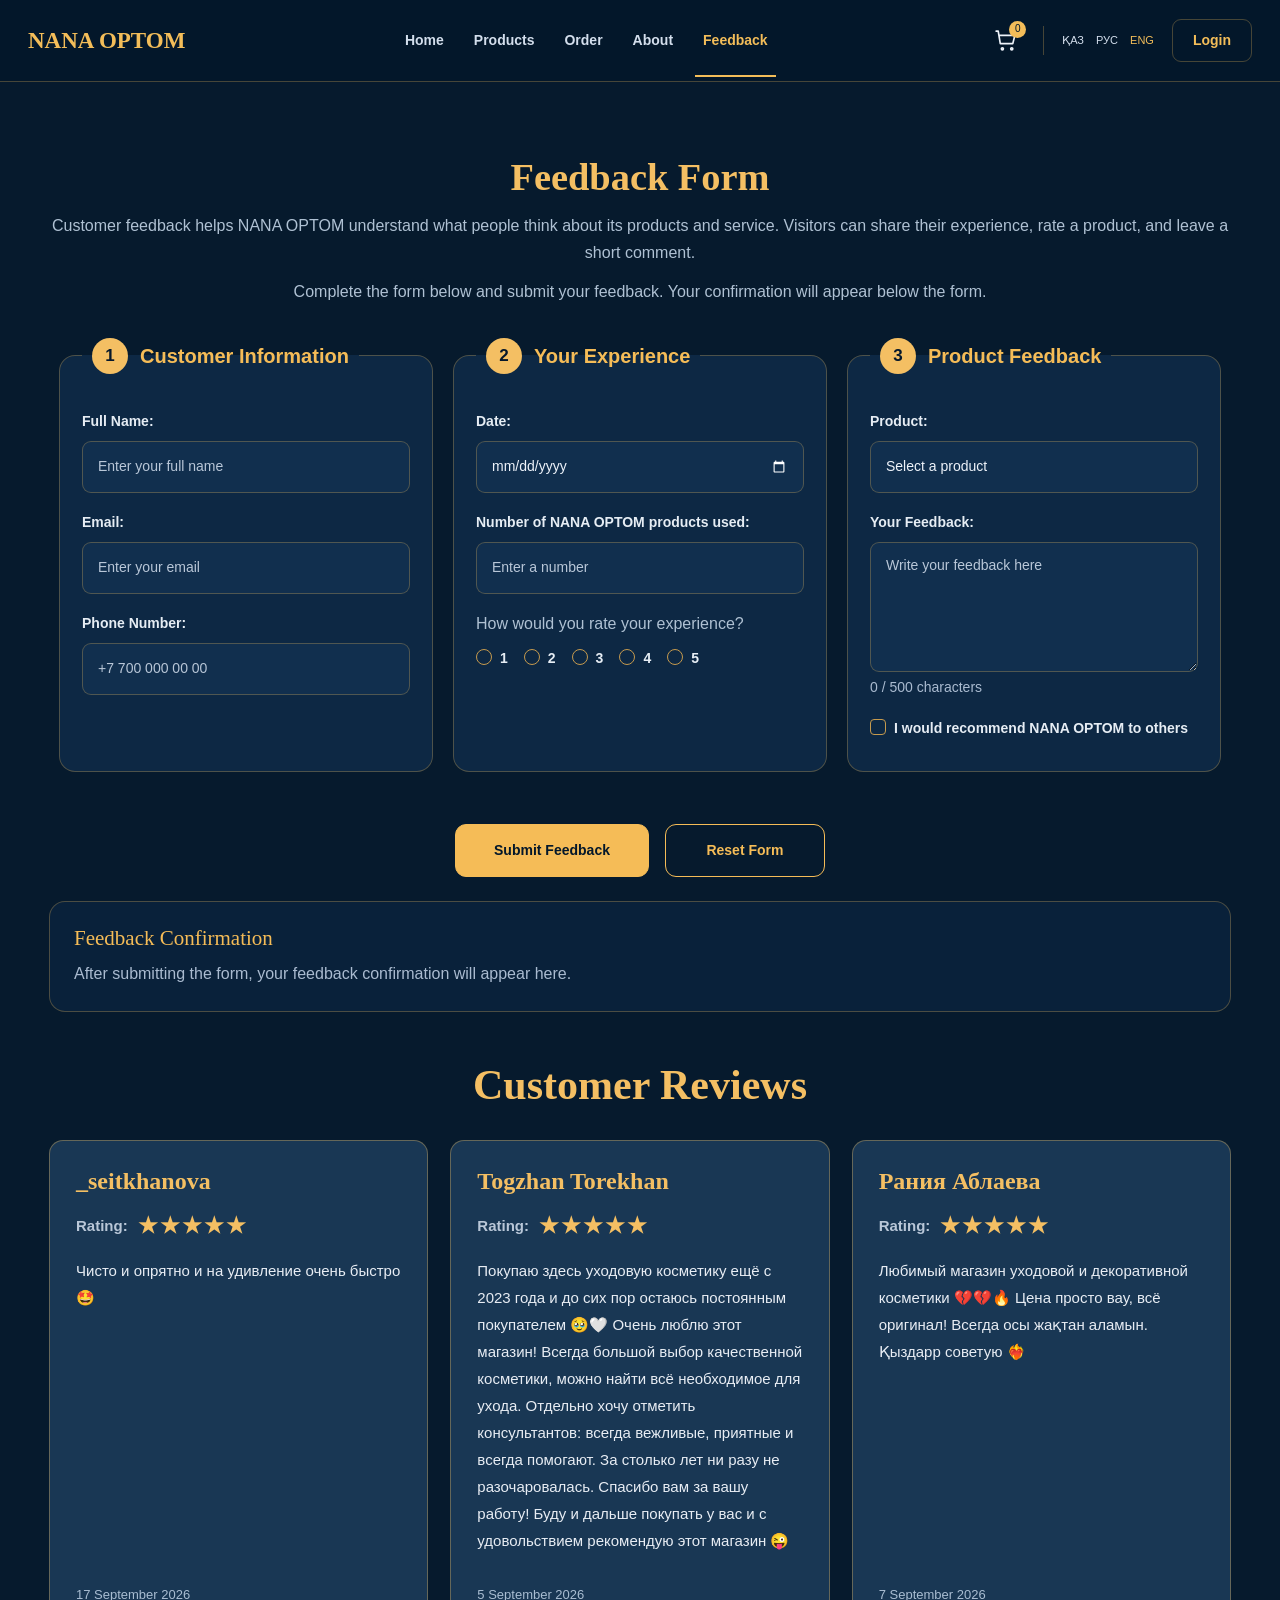
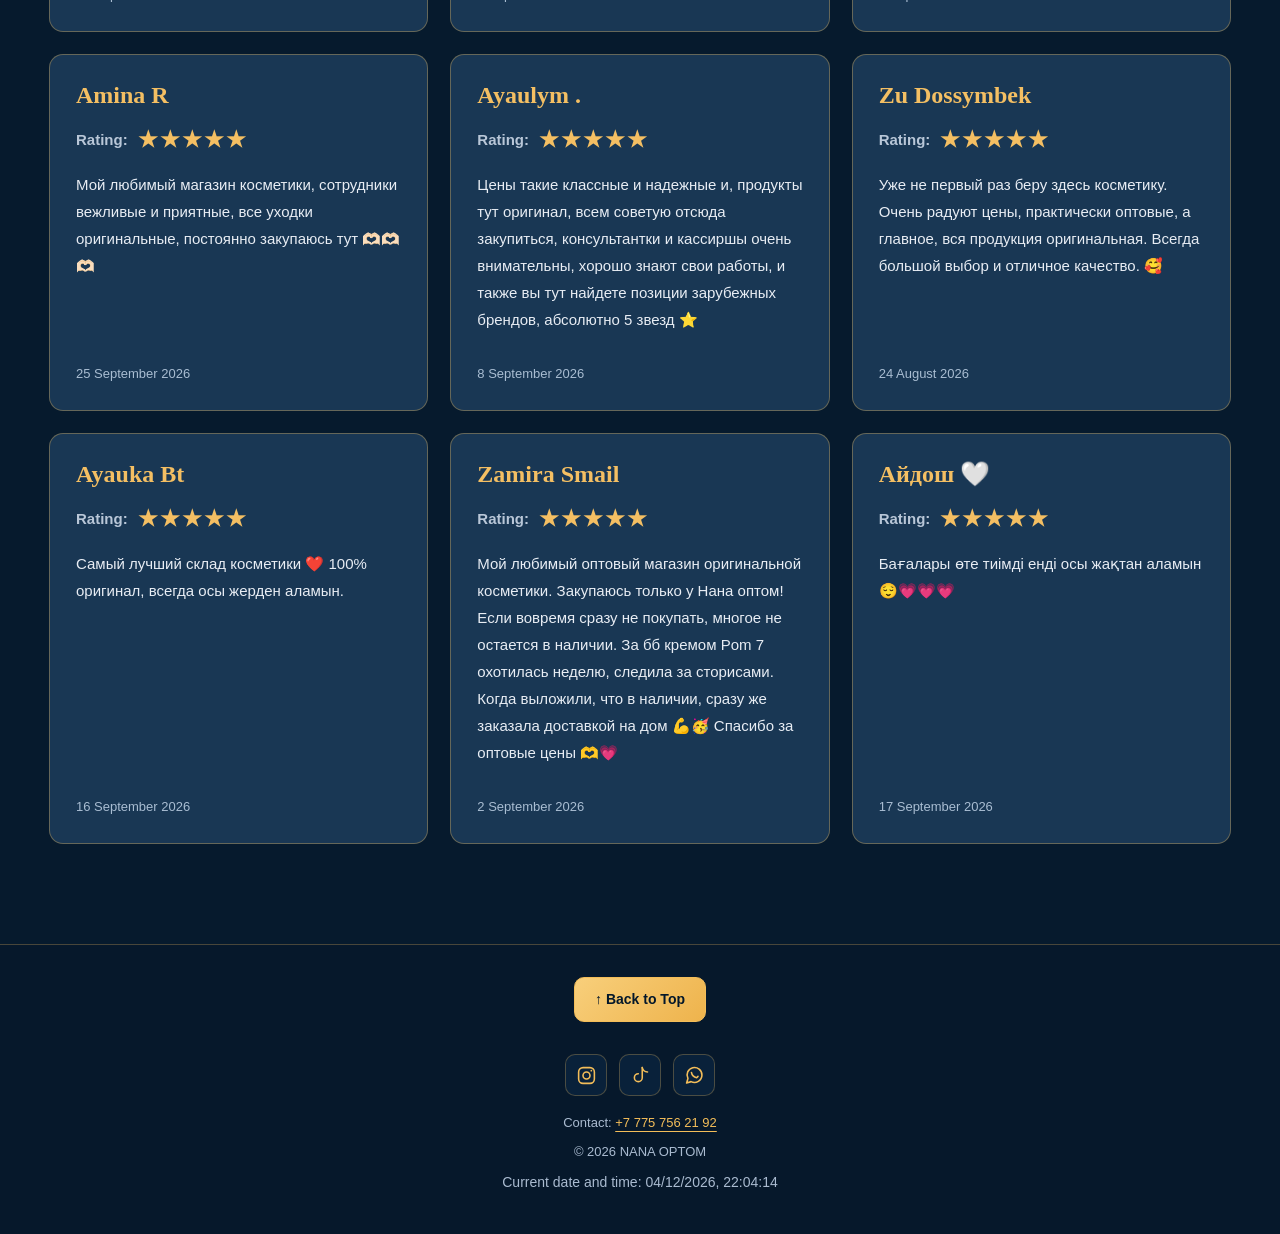
<file: html/feedback.html>
<!DOCTYPE html>
<!-- Author: Assiya Yesmagambet -->
<html lang="en">

<head>
    <meta charset="UTF-8">
    <meta name="viewport" content="width=device-width, initial-scale=1.0">
    <meta name="description" content="Feedback page for NANA OPTOM cosmetics store">
    <meta name="author" content="Assiya Yesmagambet">
    <title>NANA OPTOM | Feedback</title>

    <!-- Bootstrap 5.3.3 -->
    <link href="https://cdn.jsdelivr.net/npm/bootstrap@5.3.3/dist/css/bootstrap.min.css"
          rel="stylesheet">

    <!-- Custom CSS -->
    <link rel="stylesheet" href="../css/base.css">
    <link rel="stylesheet" href="../css/assiya.css">
    <link rel="stylesheet" href="../css/theme.css">
    <link rel="stylesheet" href="../css/inner-pages.css">
</head>

<body>


<!-- Bootstrap responsive navigation -->
<nav class="navbar navbar-expand-lg navbar-dark">
    <div class="container">

        <a class="navbar-brand fw-bold" href="index.html">
            NANA OPTOM
        </a>

        <button class="navbar-toggler"
                type="button"
                data-bs-toggle="collapse"
                data-bs-target="#mainNavbar"
                aria-controls="mainNavbar"
                aria-expanded="false"
                aria-label="Toggle navigation">
            <span class="navbar-toggler-icon"></span>
        </button>

        <div class="collapse navbar-collapse" id="mainNavbar">

            <ul class="navbar-nav ms-auto align-items-lg-center gap-lg-3">

                <li class="nav-item">
                    <a class="nav-link" href="index.html">Home</a>
                </li>

                <li class="nav-item">
                    <a class="nav-link" href="products.html">Products</a>
                </li>

                <li class="nav-item">
                    <a class="nav-link" href="order.html">Order</a>
                </li>

                <li class="nav-item">
                    <a class="nav-link" href="about.html">About</a>
                </li>

                <li class="nav-item">
                    <a class="nav-link active"
                       aria-current="page"
                       href="feedback.html">
                        Feedback
                    </a>
                </li>

            </ul>

        </div>

        <!-- Login stays visible outside the collapsed menu -->
        <a class="nav-link login-link ms-3"
           href="login.html">
            Login
        </a>

    </div>
</nav>


<main id="feedback-main" class="container my-4 p-4">

    <section id="feedback-section" class="feedback-section">

        <h2>Feedback Form</h2>

        <p>
            Customer feedback helps NANA OPTOM understand what people think
            about its products and service. Visitors can share their experience,
            rate a product, and leave a short comment.
        </p>

        <p>
            Complete the form below and submit your feedback.
            Your confirmation will appear below the form.
        </p>


        <!-- Prepared for future JavaScript -->
        <form id="feedback-form"
              class="feedback-form row g-4">

            <!-- Customer Information -->
            <div class="col-12 col-lg-4">

                <fieldset class="feedback-group h-100 p-3">

                    <legend>Customer Information</legend>

                    <div class="mb-3">

                        <label for="feedback-name"
                               class="form-label">
                            Full Name:
                        </label>

                        <input type="text"
                               class="form-control"
                               id="feedback-name"
                               name="feedback-name"
                               placeholder="Enter your full name"
                               required>

                    </div>


                    <div class="mb-3">

                        <label for="feedback-email"
                               class="form-label">
                            Email:
                        </label>

                        <input type="email"
                               class="form-control"
                               id="feedback-email"
                               name="feedback-email"
                               placeholder="Enter your email"
                               required>

                    </div>


                    <div class="mb-3">

                        <label for="feedback-phone"
                               class="form-label">
                            Phone Number:
                        </label>

                        <input type="tel"
                               class="form-control"
                               id="feedback-phone"
                               name="feedback-phone"
                               placeholder="+7 700 000 00 00">

                    </div>

                </fieldset>

            </div>


            <!-- Your Experience -->
            <div class="col-12 col-lg-4">

                <fieldset class="feedback-group h-100 p-3">

                    <legend>Your Experience</legend>


                    <div class="mb-3">

                        <label for="visit-date"
                               class="form-label">
                            Date:
                        </label>

                        <input type="date"
                               class="form-control"
                               id="visit-date"
                               name="visit-date"
                               required>

                    </div>


                    <div class="mb-3">

                        <label for="purchase-count"
                               class="form-label">
                            Number of NANA OPTOM products used:
                        </label>

                        <input type="number"
                               class="form-control"
                               id="purchase-count"
                               name="purchase-count"
                               min="1"
                               placeholder="Enter a number"
                               required>

                    </div>


                    <p class="mb-2">
                        How would you rate your experience?
                    </p>

                    <div class="d-flex flex-wrap gap-3">

                        <div class="form-check">

                            <input class="form-check-input"
                                   type="radio"
                                   id="rating-1"
                                   name="rating"
                                   value="1"
                                   required>

                            <label class="form-check-label"
                                   for="rating-1">
                                1
                            </label>

                        </div>


                        <div class="form-check">

                            <input class="form-check-input"
                                   type="radio"
                                   id="rating-2"
                                   name="rating"
                                   value="2">

                            <label class="form-check-label"
                                   for="rating-2">
                                2
                            </label>

                        </div>


                        <div class="form-check">

                            <input class="form-check-input"
                                   type="radio"
                                   id="rating-3"
                                   name="rating"
                                   value="3">

                            <label class="form-check-label"
                                   for="rating-3">
                                3
                            </label>

                        </div>


                        <div class="form-check">

                            <input class="form-check-input"
                                   type="radio"
                                   id="rating-4"
                                   name="rating"
                                   value="4">

                            <label class="form-check-label"
                                   for="rating-4">
                                4
                            </label>

                        </div>


                        <div class="form-check">

                            <input class="form-check-input"
                                   type="radio"
                                   id="rating-5"
                                   name="rating"
                                   value="5">

                            <label class="form-check-label"
                                   for="rating-5">
                                5
                            </label>

                        </div>

                    </div>

                </fieldset>

            </div>


            <!-- Product Feedback -->
            <div class="col-12 col-lg-4">

                <fieldset class="feedback-group h-100 p-3">

                    <legend>Product Feedback</legend>


                    <div class="mb-3">

                        <label for="feedback-product"
                               class="form-label">
                            Product:
                        </label>

                        <select class="form-select"
                                id="feedback-product"
                                name="feedback-product"
                                required>

                            <option value="">
                                Select a product
                            </option>

                            <option value="lip-gloss">
                                Lip Gloss
                            </option>

                            <option value="mascara">
                                Mascara
                            </option>

                            <option value="bb-cream">
                                BB Cream
                            </option>

                            <option value="round-lab-spf">
                                Round Lab SPF
                            </option>

                            <option value="celimax-toner">
                                Celimax Toner
                            </option>

                            <option value="mini-blush">
                                Mini Blush
                            </option>

                            <option value="brow-pencil">
                                Brow Pencil
                            </option>

                        </select>

                    </div>


                    <div class="mb-3">

                        <label for="feedback-message"
                               class="form-label">
                            Your Feedback:
                        </label>

                        <textarea class="form-control"
                                  id="feedback-message"
                                  name="feedback-message"
                                  rows="4"
                                  placeholder="Write your feedback here"
                                  required></textarea>

                    </div>


                    <div class="form-check">

                        <input class="form-check-input"
                               type="checkbox"
                               id="recommend"
                               name="recommend">

                        <label class="form-check-label"
                               for="recommend">
                            I would recommend NANA OPTOM to others
                        </label>

                    </div>

                </fieldset>

            </div>


            <!-- Form buttons -->
            <div class="col-12 d-flex flex-wrap justify-content-center gap-3">

                <button id="submit-feedback"
                        class="btn btn-warning"
                        type="submit">
                    Submit Feedback
                </button>

                <button id="reset-feedback"
                        class="btn btn-outline-warning"
                        type="reset">
                    Reset Form
                </button>

            </div>

        </form>


        <!-- Future JavaScript will display the result here -->
        <div id="feedback-confirmation"
             class="mt-4"
             aria-live="polite">

            <h3>Feedback Confirmation</h3>

            <p>
                After submitting the form, your feedback confirmation
                will appear here.
            </p>

        </div>

    </section>

    
<section id="customer-reviews" class="mt-5">
    <h2 class="text-center mb-4">Customer Reviews</h2>

    <div class="reviews-grid">

        <article class="review-card">
            <h3>_seitkhanova</h3>
            <div class="review-rating">
                <span>Rating:</span>
                <span class="review-stars" aria-label="5 out of 5 stars">★★★★★</span>
            </div>
            <p>Чисто и опрятно и на удивление очень быстро 🤩</p>
            <time datetime="2026-09-17">17 September 2026</time>
        </article>

        <article class="review-card">
            <h3>Togzhan Torekhan</h3>
            <div class="review-rating">
                <span>Rating:</span>
                <span class="review-stars" aria-label="5 out of 5 stars">★★★★★</span>
            </div>
            <p>Покупаю здесь уходовую косметику ещё с 2023 года и до сих пор остаюсь постоянным покупателем 🥹🤍 Очень люблю этот магазин! Всегда большой выбор качественной косметики, можно найти всё необходимое для ухода. Отдельно хочу отметить консультантов: всегда вежливые, приятные и всегда помогают. За столько лет ни разу не разочаровалась. Спасибо вам за вашу работу! Буду и дальше покупать у вас и с удовольствием рекомендую этот магазин 😜</p>
            <time datetime="2026-09-05">5 September 2026</time>
        </article>

        <article class="review-card">
            <h3>Рания Аблаева</h3>
            <div class="review-rating">
                <span>Rating:</span>
                <span class="review-stars" aria-label="5 out of 5 stars">★★★★★</span>
            </div>
            <p>Любимый магазин уходовой и декоративной косметики 💔💔🔥 Цена просто вау, всё оригинал! Всегда осы жақтан аламын. Қыздарр советую ❤️‍🔥</p>
            <time datetime="2026-09-07">7 September 2026</time>
        </article>

        <article class="review-card">
            <h3>Amina R</h3>
            <div class="review-rating">
                <span>Rating:</span>
                <span class="review-stars" aria-label="5 out of 5 stars">★★★★★</span>
            </div>
            <p>Мой любимый магазин косметики, сотрудники вежливые и приятные, все уходки оригинальные, постоянно закупаюсь тут 🫶🏻🫶🏻🫶🏻</p>
            <time datetime="2026-09-25">25 September 2026</time>
        </article>

        <article class="review-card">
            <h3>Ayaulym .</h3>
            <div class="review-rating">
                <span>Rating:</span>
                <span class="review-stars" aria-label="5 out of 5 stars">★★★★★</span>
            </div>
            <p>Цены такие классные и надежные и, продукты тут оригинал, всем советую отсюда закупиться, консультантки и кассиршы очень внимательны, хорошо знают свои работы, и также вы тут найдете позиции зарубежных брендов, абсолютно 5 звезд ⭐</p>
            <time datetime="2026-09-08">8 September 2026</time>
        </article>

        <article class="review-card">
            <h3>Zu Dossymbek</h3>
            <div class="review-rating">
                <span>Rating:</span>
                <span class="review-stars" aria-label="5 out of 5 stars">★★★★★</span>
            </div>
            <p>Уже не первый раз беру здесь косметику. Очень радуют цены, практически оптовые, а главное, вся продукция оригинальная. Всегда большой выбор и отличное качество. 🥰</p>
            <time datetime="2026-08-24">24 August 2026</time>
        </article>

        <article class="review-card">
            <h3>Ayauka Bt</h3>
            <div class="review-rating">
                <span>Rating:</span>
                <span class="review-stars" aria-label="5 out of 5 stars">★★★★★</span>
            </div>
            <p>Самый лучший склад косметики ❤️ 100% оригинал, всегда осы жерден аламын.</p>
            <time datetime="2026-09-16">16 September 2026</time>
        </article>

        <article class="review-card">
            <h3>Zamira Smail</h3>
            <div class="review-rating">
                <span>Rating:</span>
                <span class="review-stars" aria-label="5 out of 5 stars">★★★★★</span>
            </div>
            <p>Мой любимый оптовый магазин оригинальной косметики. Закупаюсь только у Нана оптом! Если вовремя сразу не покупать, многое не остается в наличии. За бб кремом Pom 7 охотилась неделю, следила за сторисами. Когда выложили, что в наличии, сразу же заказала доставкой на дом 💪🥳 Спасибо за оптовые цены 🫶💗</p>
            <time datetime="2026-09-02">2 September 2026</time>
        </article>

        <article class="review-card">
            <h3>Айдош 🤍</h3>
            <div class="review-rating">
                <span>Rating:</span>
                <span class="review-stars" aria-label="5 out of 5 stars">★★★★★</span>
            </div>
            <p>Бағалары өте тиімді енді осы жақтан аламын 😌💗💗💗</p>
            <time datetime="2026-09-17">17 September 2026</time>
        </article>

    </div>
</section>


</main>


<footer>

    <div class="footer-social">

        <!-- Instagram -->
        <a href="https://www.instagram.com/nana.optom/"
           target="_blank"
           rel="noopener noreferrer"
           aria-label="Instagram"
           title="Instagram">

            <svg viewBox="0 0 24 24" aria-hidden="true">
                <rect x="3"
                      y="3"
                      width="18"
                      height="18"
                      rx="5">
                </rect>

                <circle cx="12"
                        cy="12"
                        r="4">
                </circle>

                <circle cx="17.5"
                        cy="6.5"
                        r="1"
                        class="icon-dot">
                </circle>
            </svg>

        </a>


        <!-- TikTok -->
        <a href="https://www.tiktok.com/@nana.optom?_r=1&amp;_t=ZS-9A1kYobpDSX"
           target="_blank"
           rel="noopener noreferrer"
           aria-label="TikTok"
           title="TikTok">

            <svg viewBox="0 0 24 24" aria-hidden="true">
                <path d="M14 3v11.5a4.5 4.5 0 1 1-4.5-4.5"></path>
                <path d="M14 3c.7 3.2 2.5 4.8 6 5"></path>
            </svg>

        </a>


        <!-- WhatsApp -->
        <a href="https://wa.me/77781003727"
           target="_blank"
           rel="noopener noreferrer"
           aria-label="WhatsApp"
           title="WhatsApp">

            <svg viewBox="0 0 24 24" aria-hidden="true">
                <path d="M20.5 11.5a8.5 8.5 0 0 1-12.4 7.5L3 20.5l1.5-5.1A8.5 8.5 0 1 1 20.5 11.5Z"></path>
                <path d="M8.5 8.5c.5 3 3 5.5 6 6l1.5-1.5"></path>
            </svg>

        </a>

    </div>


    <p>
        Contact:
        <a href="tel:+77757562192">
            +7 775 756 21 92
        </a>
    </p>

    <p>&copy; 2026 NANA OPTOM</p>

</footer>


<!-- Bootstrap JavaScript for the mobile menu -->
<script src="https://cdn.jsdelivr.net/npm/bootstrap@5.3.3/dist/js/bootstrap.bundle.min.js"></script>

<script src="../js/main.js" defer></script>
<script src="../js/feedback.js" defer></script>

</body>
</html>
</file>
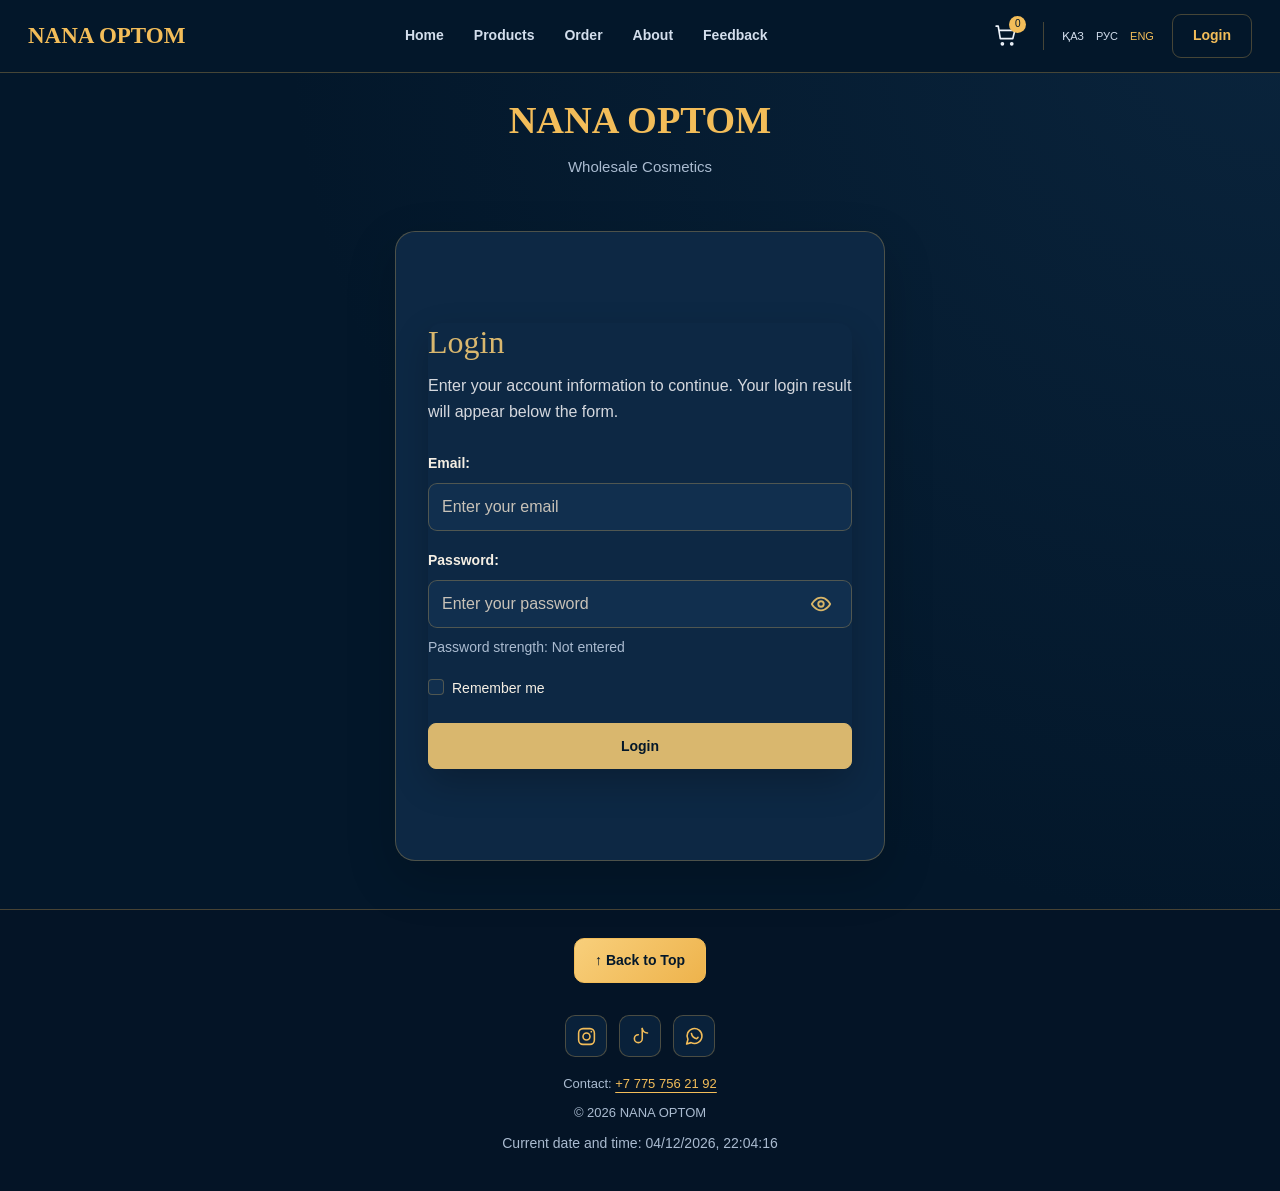
<file: html/login.html>
<!DOCTYPE html>
<!-- Authors: Aida Khalila and Assiya Yesmagambet -->
<html lang="en">

<head>
    <meta charset="UTF-8">
    <meta name="viewport" content="width=device-width, initial-scale=1.0">
    <meta name="description" content="Login page for NANA OPTOM">
    <meta name="author" content="Aida Khalila and Assiya Yesmagambet">
    <title>NANA OPTOM | Login</title>

    <!-- Bootstrap 5.3.3 -->
    <link href="https://cdn.jsdelivr.net/npm/bootstrap@5.3.3/dist/css/bootstrap.min.css"
          rel="stylesheet">

    <!-- Custom CSS -->
    <link rel="stylesheet" href="../css/base.css">
    <link rel="stylesheet" href="../css/login.css">
    <link rel="stylesheet" href="../css/theme.css">
    <link rel="stylesheet" href="../css/login-eye.css">
</head>

<body>

<header class="text-center py-4 px-3">
    <h1 class="display-5 fw-bold">NANA OPTOM</h1>
    <p class="lead mb-0">Wholesale Cosmetics</p>
</header>


<!-- Bootstrap responsive navigation -->
<nav class="navbar navbar-expand-lg navbar-dark">

    <div class="container">

        <a class="navbar-brand fw-bold"
           href="index.html">
            NANA OPTOM
        </a>

        <button class="navbar-toggler"
                type="button"
                data-bs-toggle="collapse"
                data-bs-target="#mainNavbar"
                aria-controls="mainNavbar"
                aria-expanded="false"
                aria-label="Toggle navigation">

            <span class="navbar-toggler-icon"></span>

        </button>


        <div class="collapse navbar-collapse"
             id="mainNavbar">

            <ul class="navbar-nav ms-auto align-items-lg-center gap-lg-3">

                <li class="nav-item">
                    <a class="nav-link"
                       href="index.html">
                        Home
                    </a>
                </li>

                <li class="nav-item">
                    <a class="nav-link"
                       href="products.html">
                        Products
                    </a>
                </li>

                <li class="nav-item">
                    <a class="nav-link"
                       href="order.html">
                        Order
                    </a>
                </li>

                <li class="nav-item">
                    <a class="nav-link"
                       href="about.html">
                        About
                    </a>
                </li>

                <li class="nav-item">
                    <a class="nav-link"
                       href="feedback.html">
                        Feedback
                    </a>
                </li>

            </ul>

        </div>


        <!-- Login remains visible outside the collapsed menu -->
        <a class="nav-link login-link active ms-3"
           aria-current="page"
           href="login.html">
            Login
        </a>

    </div>

</nav>


<!-- Login form -->
<main id="login-main"
      class="container my-4 p-4">

    <section id="login-section"
             class="login-section">

        <h2>Login</h2>

        <p>
            Enter your account information to continue.
            Your login result will appear below the form.
        </p>


        <!-- Prepared for future JavaScript -->
        <form id="login-form"
              class="login-form">

            <div class="mb-3">

                <label for="login-email"
                       class="form-label">
                    Email:
                </label>

                <input type="email"
                       class="form-control"
                       id="login-email"
                       name="login-email"
                       placeholder="Enter your email"
                       autocomplete="email"
                       required>

            </div>


           
<div class="mb-3">
    <label for="login-password" class="form-label">
        Password:
    </label>

    <div class="password-wrapper">
        <input
            type="password"
            id="login-password"
            name="password"
            class="form-control"
            placeholder="Enter your password"
            autocomplete="current-password"
            required
        >

        <button
            type="button"
            id="togglePassword"
            class="password-eye"
            aria-label="Show password"
            aria-pressed="false"
        >
            <svg width="22" height="22"
                 viewBox="0 0 24 24"
                 fill="none"
                 stroke="currentColor"
                 stroke-width="2"
                 stroke-linecap="round"
                 stroke-linejoin="round">
                <path d="M2 12s3.5-7 10-7 10 7 10 7-3.5 7-10 7S2 12 2 12Z"/>
                <circle cx="12" cy="12" r="3"/>
            </svg>
        </button>
    </div>
</div>



            <div class="form-check mb-3">

                <input class="form-check-input"
                       type="checkbox"
                       id="remember"
                       name="remember">

                <label class="form-check-label"
                       for="remember">
                    Remember me
                </label>

            </div>


            <button id="login-button"
                    type="submit"
                    class="btn btn-warning w-100">
                Login
            </button>

        </form>


        <!-- Future JavaScript will display login result here -->
        <div id="login-result"
             class="mt-4"
             aria-live="polite">

            <h3>Login Result</h3>

            <p>
                After submitting the form, your login result
                will appear here.
            </p>

        </div>

    </section>

</main>


<footer>

    <div class="footer-social">

        <!-- Instagram -->
        <a href="https://www.instagram.com/nana.optom/"
           target="_blank"
           rel="noopener noreferrer"
           aria-label="Instagram"
           title="Instagram">

            <svg viewBox="0 0 24 24"
                 aria-hidden="true">

                <rect x="3"
                      y="3"
                      width="18"
                      height="18"
                      rx="5">
                </rect>

                <circle cx="12"
                        cy="12"
                        r="4">
                </circle>

                <circle cx="17.5"
                        cy="6.5"
                        r="1"
                        class="icon-dot">
                </circle>

            </svg>

        </a>


        <!-- TikTok -->
        <a href="https://www.tiktok.com/@nana.optom?_r=1&amp;_t=ZS-9A1kYobpDSX"
           target="_blank"
           rel="noopener noreferrer"
           aria-label="TikTok"
           title="TikTok">

            <svg viewBox="0 0 24 24"
                 aria-hidden="true">

                <path d="M14 3v11.5a4.5 4.5 0 1 1-4.5-4.5"></path>

                <path d="M14 3c.7 3.2 2.5 4.8 6 5"></path>

            </svg>

        </a>


        <!-- WhatsApp -->
        <a href="https://wa.me/77781003727"
           target="_blank"
           rel="noopener noreferrer"
           aria-label="WhatsApp"
           title="WhatsApp">

            <svg viewBox="0 0 24 24"
                 aria-hidden="true">

                <path d="M20.5 11.5a8.5 8.5 0 0 1-12.4 7.5L3 20.5l1.5-5.1A8.5 8.5 0 1 1 20.5 11.5Z"></path>

                <path d="M8.5 8.5c.5 3 3 5.5 6 6l1.5-1.5"></path>

            </svg>

        </a>

    </div>


    <p>
        Contact:
        <a href="tel:+77757562192">
            +7 775 756 21 92
        </a>
    </p>

    <p>&copy; 2026 NANA OPTOM</p>

</footer>


<!-- Bootstrap JavaScript for the mobile menu -->
<script src="https://cdn.jsdelivr.net/npm/bootstrap@5.3.3/dist/js/bootstrap.bundle.min.js"></script>

<script src="../js/main.js" defer></script>
<script src="../js/login.js" defer></script>

</body>
</html>
</file>
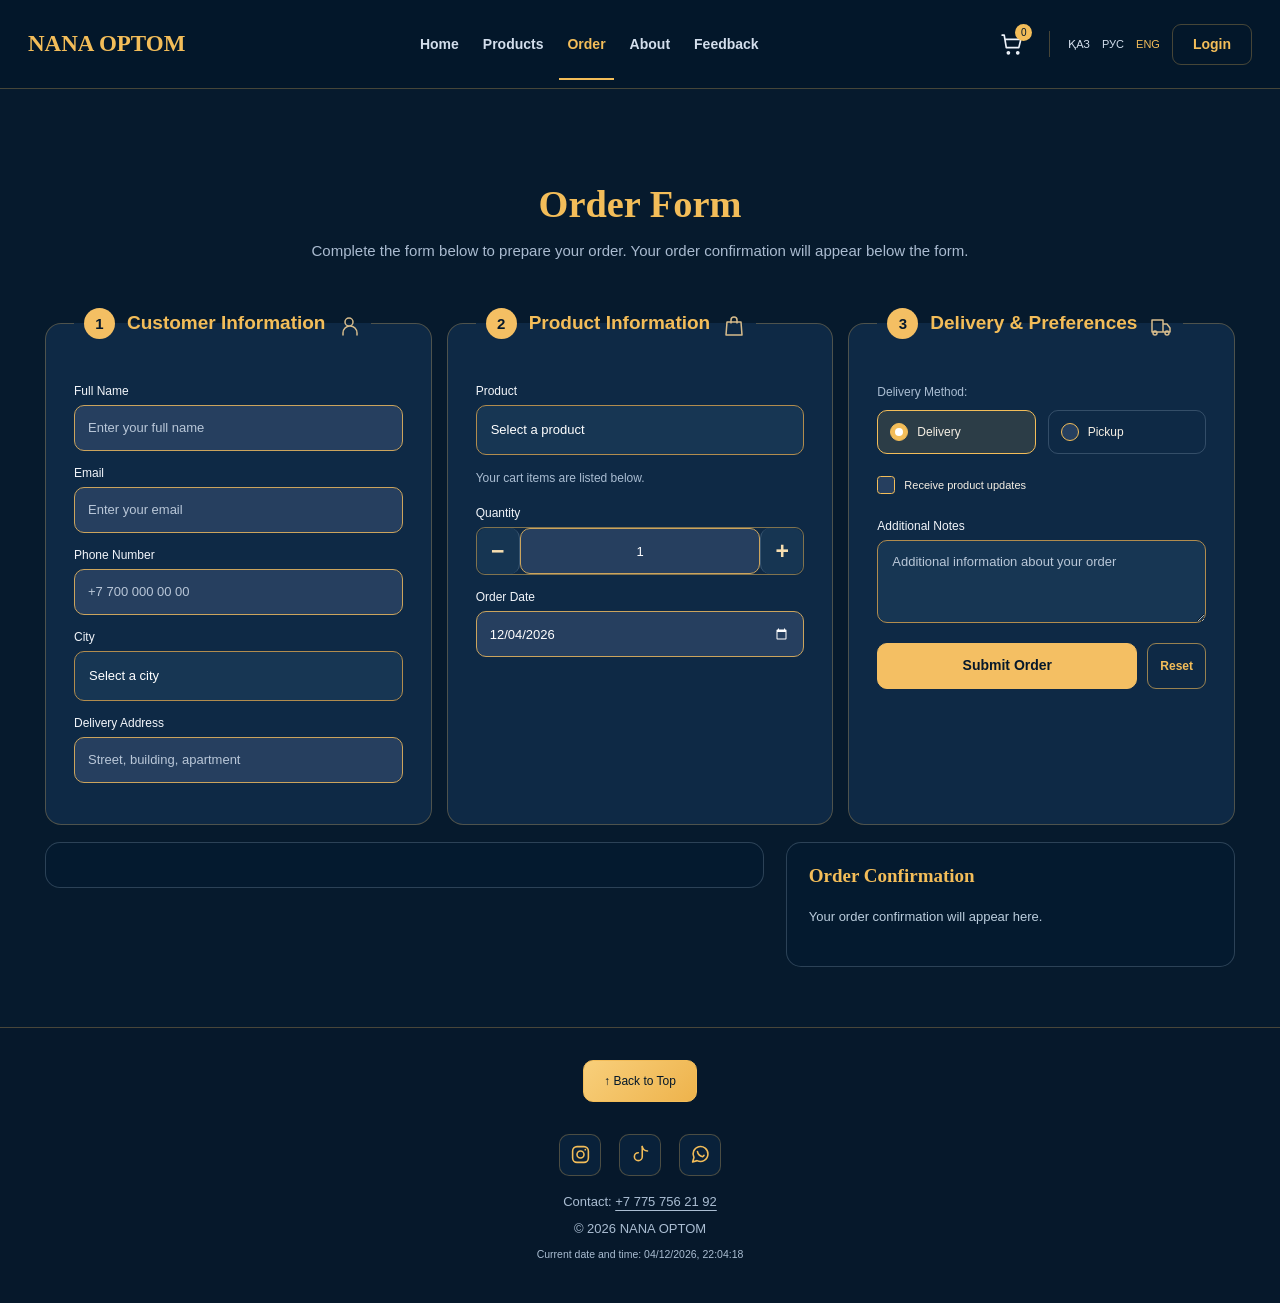
<file: html/order.html>
<!DOCTYPE html>
<!-- Authors: Aida Khalila and Assiya Yesmagambet -->
<html lang="en">
<head>
    <meta charset="UTF-8">
    <meta name="viewport" content="width=device-width, initial-scale=1.0">
    <meta name="description" content="NANA OPTOM wholesale cosmetics order page">
    <title>NANA OPTOM | Order</title>

    <link href="https://cdn.jsdelivr.net/npm/bootstrap@5.3.3/dist/css/bootstrap.min.css"
          rel="stylesheet">

    <link rel="stylesheet" href="../css/base.css">
    <link rel="stylesheet" href="../css/theme.css">
    <link rel="stylesheet" href="../css/order.css">
    <link rel="stylesheet" href="../css/inner-pages.css">

</head>

<body class="order-page">


<!-- Shared Bootstrap Navigation -->
<nav class="navbar navbar-expand-lg navbar-dark">
    <div class="container">

        <a class="navbar-brand fw-bold" href="index.html">
            NANA OPTOM
        </a>

        <button class="navbar-toggler"
                type="button"
                data-bs-toggle="collapse"
                data-bs-target="#mainNavbar"
                aria-controls="mainNavbar"
                aria-expanded="false"
                aria-label="Toggle navigation">
            <span class="navbar-toggler-icon"></span>
        </button>

        <div class="collapse navbar-collapse" id="mainNavbar">
            <ul class="navbar-nav ms-auto align-items-lg-center gap-lg-3">

                <li class="nav-item">
                    <a class="nav-link" href="index.html">Home</a>
                </li>

                <li class="nav-item">
                    <a class="nav-link" href="products.html">Products</a>
                </li>

                <li class="nav-item">
                    <a class="nav-link active"
                       aria-current="page"
                       href="order.html">Order</a>
                </li>

                <li class="nav-item">
                    <a class="nav-link" href="about.html">About</a>
                </li>

                <li class="nav-item">
                    <a class="nav-link" href="feedback.html">Feedback</a>
                </li>

            </ul>
        </div>

        <a class="nav-link login-link ms-3" href="login.html">
            Login
        </a>

    </div>
</nav>


<main id="order-main" class="container">
    <section id="order-section">

        <div class="order-heading">
            <div>
                <h2>Order Form</h2>
                <p>
                    Complete the form below to prepare your order.
                    Your order confirmation will appear below the form.
                </p>
            </div>
        </div>

        <form id="order-form" novalidate aria-label="Order form">

            <!-- CUSTOMER INFORMATION -->
            <fieldset class="nana-form-card">
                <legend>
                    <span class="step-badge">1</span>
                    <span class="legend-title">Customer Information</span>
                    <span class="card-symbol" aria-hidden="true">
                        <svg viewBox="0 0 24 24">
                            <path d="M20 21v-2a7 7 0 0 0-14 0v2M12 12a4 4 0 1 0 0-8 4 4 0 0 0 0 8Z"/>
                        </svg>
                    </span>
                </legend>

                <div class="mb-3">
                    <label class="form-label" for="customer-name">
                        Full Name
                    </label>
                    <input class="form-control"
                           id="customer-name"
                           name="customer-name"
                           type="text"
                           placeholder="Enter your full name"
                           autocomplete="name"
                           required>
                </div>

                <div class="mb-3">
                    <label class="form-label" for="customer-email">
                        Email
                    </label>
                    <input class="form-control"
                           id="customer-email"
                           name="customer-email"
                           type="email"
                           placeholder="Enter your email"
                           autocomplete="email"
                           required>
                </div>

                <div class="mb-3">
                    <label class="form-label" for="customer-phone">
                        Phone Number
                    </label>
                    <input class="form-control"
                           id="customer-phone"
                           name="customer-phone"
                           type="tel"
                           placeholder="+7 700 000 00 00"
                           autocomplete="tel"
                           required>
                </div>

                <div class="mb-3">
                    <label class="form-label" for="customer-city">
                        City
                    </label>
                    <input id="customer-city"
                           name="customer-city"
                           type="hidden">
                </div>

                <div class="mb-3" id="address-group">
                    <label class="form-label" for="customer-address">
                        Delivery Address
                    </label>
                    <input class="form-control"
                           id="customer-address"
                           name="customer-address"
                           type="text"
                           placeholder="Street, building, apartment"
                           autocomplete="street-address">
                </div>
            </fieldset>

            <!-- PRODUCT INFORMATION -->
            <fieldset class="nana-form-card">
                <legend>
                    <span class="step-badge">2</span>
                    <span class="legend-title">Product Information</span>
                    <span class="card-symbol" aria-hidden="true">
                        <svg viewBox="0 0 24 24">
                            <path d="M5 8h14l1 13H4L5 8ZM9 9V6a3 3 0 0 1 6 0v3"/>
                        </svg>
                    </span>
                </legend>

                <div class="mb-3">
                    <label class="form-label" for="product">
                        Product
                    </label>

                    <select class="form-select"
                            id="product"
                            name="product"
                            required>
                        <option value="">Select a product</option>
                        <option value="beauty-blender">Beauty Blender</option>
                        <option value="lip-liner">Lip Liner</option>
                        <option value="mascara">Mascara</option>
                        <option value="mini-blush">Mini Blush</option>
                        <option value="lip-gloss">Lip Gloss</option>
                        <option value="bb-cream">BB Cream</option>
                        <option value="stick-blush">Stick Blush</option>
                        <option value="contour">Contour</option>
                        <option value="round-lab-spf">Round Lab SPF</option>
                        <option value="celimax-toner">Celimax Toner</option>
                        <option value="mini-lip-gloss-set">Mini Lip Gloss Set</option>
                    </select>
                </div>

                <div class="mb-3">
                    <label class="form-label" for="quantity">
                        Quantity
                    </label>

                    <div class="quantity-control">
                        <button type="button"
                                id="quantity-minus"
                                aria-label="Decrease quantity">
                            −
                        </button>

                        <input class="form-control"
                               id="quantity"
                               name="quantity"
                               type="number"
                               min="1"
                               max="9999"
                               step="1"
                               value="1"
                               required>

                        <button type="button"
                                id="quantity-plus"
                                aria-label="Increase quantity">
                            +
                        </button>
                    </div>
                </div>

                <div class="mb-3">
                    <label class="form-label" for="order-date">
                        Order Date
                    </label>

                    <input class="form-control"
                           id="order-date"
                           name="order-date"
                           type="date"
                           required>
                </div>
            </fieldset>

            <!-- DELIVERY AND PREFERENCES -->
            <fieldset class="nana-form-card">
                <legend>
                    <span class="step-badge">3</span>
                    <span class="legend-title">Delivery &amp; Preferences</span>
                    <span class="card-symbol" aria-hidden="true">
                        <svg viewBox="0 0 24 24">
                            <path d="M3 6h11v12H3ZM14 10h4l3 4v4h-7M6 21a2 2 0 1 0 0-4 2 2 0 0 0 0 4ZM18 21a2 2 0 1 0 0-4 2 2 0 0 0 0 4Z"/>
                        </svg>
                    </span>
                </legend>

                <p class="mb-2" id="delivery-label">
                    Delivery Method:
                </p>

                <div class="delivery-options"
                     role="group"
                     aria-labelledby="delivery-label">

                    <div class="form-check">
                        <input class="form-check-input"
                               id="delivery"
                               type="radio"
                               name="delivery-method"
                               value="delivery"
                               checked
                               required>

                        <label class="form-check-label" for="delivery">
                            Delivery
                        </label>
                    </div>

                    <div class="form-check mb-3">
                        <input class="form-check-input"
                               id="pickup"
                               type="radio"
                               name="delivery-method"
                               value="pickup">

                        <label class="form-check-label" for="pickup">
                            Pickup
                        </label>
                    </div>
                </div>

                <div class="form-check mb-3 updates-option">
                    <input class="form-check-input"
                           id="updates"
                           type="checkbox"
                           name="updates">

                    <label class="form-check-label" for="updates">
                        Receive product updates
                    </label>
                </div>

                <div class="mb-3">
                    <label class="form-label" for="notes">
                        Additional Notes
                    </label>

                    <textarea class="form-control"
                              id="notes"
                              name="notes"
                              rows="3"
                              placeholder="Additional information about your order"></textarea>
                </div>

                <div class="form-actions">
                    <button id="submit-order"
                            class="btn"
                            type="submit">
                        Submit Order
                    </button>

                    <button id="reset-order"
                            class="btn"
                            type="reset">
                        Reset
                    </button>
                </div>
            </fieldset>

        </form>

        <!-- SUMMARY AND CONFIRMATION -->
        <div class="order-bottom-grid">

            <section class="nana-cart-summary"
                     id="cart-summary"
                     aria-label="Order summary">
            </section>

            <div id="order-confirmation" aria-live="polite">
                <h3>Order Confirmation</h3>
                <p>Your order confirmation will appear here.</p>
            </div>

        </div>
    </section>
</main>

<footer>
    <div class="footer-social">

        <a href="https://www.instagram.com/nana.optom/"
           target="_blank"
           rel="noopener noreferrer"
           aria-label="Instagram"
           title="Instagram">
            <svg viewBox="0 0 24 24" aria-hidden="true">
                <rect x="3" y="3" width="18" height="18" rx="5"></rect>
                <circle cx="12" cy="12" r="4"></circle>
                <circle cx="17.5" cy="6.5" r="1" class="icon-dot"></circle>
            </svg>
        </a>

        <a href="https://www.tiktok.com/@nana.optom"
           target="_blank"
           rel="noopener noreferrer"
           aria-label="TikTok"
           title="TikTok">
            <svg viewBox="0 0 24 24" aria-hidden="true">
                <path d="M14 3v11.5a4.5 4.5 0 1 1-4.5-4.5"></path>
                <path d="M14 3c.7 3.2 2.5 4.8 6 5"></path>
            </svg>
        </a>

        <a href="https://wa.me/77781003727"
           target="_blank"
           rel="noopener noreferrer"
           aria-label="WhatsApp"
           title="WhatsApp">
            <svg viewBox="0 0 24 24" aria-hidden="true">
                <path d="M20.5 11.5a8.5 8.5 0 0 1-12.4 7.5L3 20.5l1.5-5.1A8.5 8.5 0 1 1 20.5 11.5Z"></path>
                <path d="M8.5 8.5c.5 3 3 5.5 6 6l1.5-1.5"></path>
            </svg>
        </a>

    </div>

    <p>
        Contact:
        <a href="tel:+77757562192">+7 775 756 21 92</a>
    </p>

    <p>&copy; 2026 NANA OPTOM</p>
</footer>

<script src="https://cdn.jsdelivr.net/npm/bootstrap@5.3.3/dist/js/bootstrap.bundle.min.js"></script>
<script src="../js/main.js" defer></script>
<script src="https://code.jquery.com/jquery-3.7.1.min.js"></script>
<script src="../js/order.js"></script>

</body>
</html>
</file>
<file: css/base.css>
/* NANA OPTOM — CLEAN NAVY & GOLD DESIGN */

:root {
    --navy: #101f35;
    --navy-light: #192e4b;
    --navy-card: #203653;
    --gold: #f4bf63;
    --text: #f5efe4;
    --muted: #b9c7d8;
}

* {
    box-sizing: border-box;
}

body {
    margin: 0;
    background: var(--navy);
    color: var(--text);
    font-family: "Trebuchet MS", Arial, sans-serif;
    line-height: 1.6;
}

h1, h2, h3 {
    color: var(--gold);
    font-family: Georgia, "Times New Roman", serif;
}

/* HEADER */

header,
footer {
    background: #243b5a;
    color: var(--text);
    text-align: center;
}

header {
    border-bottom: 1px solid var(--gold);
}

footer {
    border-top: 1px solid rgba(244, 191, 99, 0.4);
    padding: 32px 20px;
}

footer a {
    color: var(--gold);
}

footer a:hover {
    color: white;
}

/* NAVIGATION */

.navbar {
    background: var(--navy);
    border-bottom: 1px solid rgba(244, 191, 99, 0.4);
}

.navbar .navbar-brand,
.navbar .nav-link {
    color: var(--gold);
}

.navbar .nav-link:hover,
.navbar .nav-link.active {
    color: white;
}

.navbar .login-link,
.navbar .login-link.active {
    padding: 9px 20px;
    background: var(--gold);
    color: var(--navy);
    border-radius: 8px;
}

.navbar .login-link:hover {
    background: #ffda91;
    color: var(--navy);
}

.navbar .navbar-toggler {
    border-color: var(--gold);
}

/* MAIN */

main {
    background: var(--navy-light);
    color: var(--text);
    border: 1px solid rgba(244, 191, 99, 0.4);
    border-radius: 16px;
}

main h1,
main h2,
main h3,
main a {
    color: var(--gold);
}

main a:hover {
    color: white;
}

/* SOCIAL ICONS */

.footer-social {
    display: flex;
    justify-content: center;
    gap: 14px;
    margin: 20px 0;
}

.footer-social a {
    display: flex;
    justify-content: center;
    align-items: center;
    width: 48px;
    height: 48px;
    background: var(--navy);
    border: 1px solid var(--gold);
    border-radius: 10px;
    transition: background 0.2s, color 0.2s;
}

.footer-social a:hover {
    background: var(--gold);
    color: var(--navy);
}

.footer-social svg {
    width: 23px;
    height: 23px;
    fill: none;
    stroke: currentColor;
    stroke-width: 1.8;
    stroke-linecap: round;
    stroke-linejoin: round;
}

.footer-social .icon-dot {
    fill: currentColor;
    stroke: none;
}

/* COMMON STATES */

.hidden {
    display: none;
}

.active {
    border-color: var(--gold);
}

.selected {
    background: var(--gold);
    color: var(--navy);
}

.error {
    color: #ffb3b3;
    border-color: #dc3545;
}

.success {
    color: #b8f2c8;
    border-color: #198754;
}

/* =========================================
   ORDER PAGE — FIXED LAYOUT
========================================= */

#order-main {
    width: calc(100% - 24px);
    max-width: 1250px;
    margin-left: auto;
    margin-right: auto;
}

#order-section {
    width: 100%;
    background: var(--navy-light);
    border: 1px solid rgba(244, 191, 99, 0.25);
    border-radius: 18px;
    padding: 28px;
}

#order-section h2 {
    font-size: 28px;
    font-weight: 700;
    margin-bottom: 12px;
}

/* Three equal, full-width columns */

#order-form {
    display: grid;
    grid-template-columns: repeat(3, minmax(0, 1fr));
    gap: 22px;
    align-items: stretch;
    width: 100%;
}

/* CRITICAL FIX: Fieldsets must fill columns */

#order-form > fieldset {
    display: block;
    width: 100%;
    min-width: 0;
    max-width: none;
    margin: 0;
    padding: 20px;
    border: 1px solid rgba(244, 191, 99, 0.4);
    border-radius: 15px;
    grid-column: auto;
    grid-row: auto;
    justify-self: stretch;
    align-self: stretch;
}

/* Fieldset titles */

#order-form > fieldset > legend {
    float: none;
    display: table;
    width: auto;
    max-width: 100%;
    padding: 0 10px;
    margin-bottom: 15px;
    color: var(--gold);
    font-size: 19px;
    font-weight: 600;
    line-height: 1.4;
}

/* Form groups */

#order-form fieldset > div,
#order-form .mb-3,
#order-form .form-group {
    min-width: 0;
    max-width: 100%;
}

/* Inputs */

#order-form input:not([type="radio"]):not([type="checkbox"]),
#order-form select,
#order-form textarea {
    display: block;
    width: 100%;
    min-width: 0;
    max-width: 100%;
    min-height: 46px;
    padding: 11px 13px;
    background: #263f5f;
    color: white;
    border: 1px solid #cba45d;
    border-radius: 10px;
}

#order-form input::placeholder,
#order-form textarea::placeholder {
    color: #c2cedc;
    opacity: 1;
}

#order-form input:focus,
#order-form select:focus,
#order-form textarea:focus {
    background: #304c70;
    color: white;
    border-color: var(--gold);
    box-shadow: 0 0 0 3px rgba(244, 191, 99, 0.15);
    outline: none;
}

#order-form select {
    color-scheme: dark;
}

#order-form select option {
    background: #263f5f;
    color: white;
}

/* Labels */

#order-form label {
    font-size: 14px;
    line-height: 1.5;
    margin-bottom: 6px;
}

#order-form textarea {
    min-height: 100px;
    resize: vertical;
}

/* Bootstrap rows inside form */

#order-form .row {
    width: 100%;
    margin-left: 0;
    margin-right: 0;
}

#order-form .row > * {
    min-width: 0;
}

/* Radio and checkbox */

#order-form .form-check-input {
    background-color: #263f5f;
    border-color: var(--gold);
}

#order-form .form-check-input:checked {
    background-color: var(--gold);
    border-color: var(--gold);
}

/* Buttons */

#order-form button {
    border-radius: 10px;
    font-weight: 600;
}

#order-form button[type="submit"] {
    background: var(--gold);
    border-color: var(--gold);
    color: var(--navy);
}

#order-form button[type="submit"]:hover {
    background: #ffda91;
}

/* =========================================
   CART SUMMARY
========================================= */

.nana-cart-summary {
    background: var(--navy-card);
    border: 1px solid rgba(244, 191, 99, 0.3);
    border-radius: 14px;
    padding: 18px;
    margin-bottom: 20px;
}

.nana-cart-summary h3 {
    color: var(--gold);
    font-size: 20px;
}

/* =========================================
   ORDER CONFIRMATION
========================================= */

#order-confirmation.nana-premium {
    background: #14243b;
    border: 1px solid rgba(244, 191, 99, 0.35);
    border-radius: 18px;
    padding: 22px;
    margin-top: 24px;
}

#order-confirmation.nana-premium h3 {
    color: var(--gold);
    font-size: 25px;
}

#order-confirmation.nana-premium .list-group {
    display: grid;
    grid-template-columns: repeat(2, minmax(0, 1fr));
    gap: 10px;
}

#order-confirmation.nana-premium .list-group-item {
    background: var(--navy-card);
    color: white;
    border: 1px solid rgba(255, 255, 255, 0.08);
    border-radius: 10px;
    padding: 12px 14px;
    font-size: 14px;
    overflow-wrap: anywhere;
}

#order-confirmation.nana-premium .list-group-item strong {
    color: var(--gold);
}

#order-confirmation.nana-premium .list-group-item:has(ul) {
    grid-column: 1 / -1;
}

#order-confirmation.nana-premium .list-group-item ul {
    list-style: none;
    padding: 0;
    margin: 10px 0 0;
}

#order-confirmation.nana-premium .list-group-item li {
    padding: 9px 12px;
    margin-bottom: 6px;
    background: rgba(255, 255, 255, 0.05);
    border-left: 3px solid var(--gold);
    border-radius: 7px;
}

#order-confirmation.nana-premium .list-group-item.fw-bold {
    grid-column: 1 / -1;
    background: var(--gold);
    color: var(--navy);
    font-size: 20px;
    font-weight: 700;
    text-align: right;
}

/* =========================================
   ABOUT PAGE
========================================= */

#about-main input[type="search"],
#about-main input[type="text"],
#about-main .form-control,
#about-main .form-select,
#about-main select {
    background: #243b5a;
    color: white;
    border: 1px solid #cba45d;
    border-radius: 12px;
    padding: 12px 16px;
    min-height: 48px;
}

#about-main input::placeholder {
    color: var(--muted);
    opacity: 1;
}

#about-main input:focus,
#about-main select:focus {
    background: #304c70;
    color: white;
    border-color: var(--gold);
    box-shadow: 0 0 0 3px rgba(244, 191, 99, 0.15);
}

#about-main select {
    color-scheme: dark;
    cursor: pointer;
}

#about-main select option {
    background: #243b5a;
    color: white;
}

#about-main .text-muted,
#about-main .text-secondary {
    color: var(--muted) !important;
}

#about-main .card {
    background: #1b304d;
    color: white;
    border: 1px solid rgba(244, 191, 99, 0.25);
    border-radius: 14px;
}

#about-main .card h3,
#about-main .card h4,
#about-main .card h5 {
    color: var(--gold);
}

/* =========================================
   RESPONSIVE
========================================= */

@media (max-width: 991px) {
    #order-form {
        grid-template-columns: repeat(2, minmax(0, 1fr));
    }

    #order-form > fieldset:nth-of-type(3) {
        grid-column: 1 / -1;
    }
}

@media (max-width: 767px) {
    #order-main {
        width: calc(100% - 16px);
    }

    #order-section {
        padding: 16px;
    }

    #order-form {
        grid-template-columns: 1fr;
    }

    #order-form > fieldset,
    #order-form > fieldset:nth-of-type(3) {
        grid-column: 1;
        padding: 16px;
    }

    #order-confirmation.nana-premium .list-group {
        grid-template-columns: 1fr;
    }
}
</file>
<file: css/assiya.css>
/* =========================================
   NANA OPTOM — ABOUT & FEEDBACK
   Navy & Gold Theme
========================================= */


/* =========================================
   ABOUT PAGE
========================================= */

/* Content Cards */

#about-main section,
#about-main article {
    background: #172B46;
    color: #F5EFE4;
    border: 1px solid rgba(217, 183, 110, 0.45);
    border-radius: 14px;
    padding: 26px;
    margin-bottom: 22px;
}

/* Accent Text */

.brand-year,
.brand-photo figcaption,
.facts-section dt {
    color: #D9B76E;
    font-weight: 700;
}

/* Store Photo */

.brand-photo {
    margin: 0;
    text-align: center;
}

.brand-photo img {
    display: block;
    margin: 0 auto 16px;
    border-radius: 10px;
}

/* Buttons */

.gold-button {
    display: inline-block;
    margin-top: 12px;
    padding: 11px 22px;
    background: #D9B76E;
    color: #101F35;
    border: 1px solid #D9B76E;
    border-radius: 8px;
    font-weight: 700;
    text-decoration: none;
    transition: background 0.2s ease, color 0.2s ease;
}

.gold-button:hover {
    background: #F4D999;
    color: #101F35;
}

/* Lists and Facts */

.order-steps-section li {
    margin-bottom: 10px;
}

.facts-section dd {
    margin-left: 0;
    color: #F5EFE4;
}


/* =========================================
   FEEDBACK PAGE — ORDER STYLE
========================================= */

/* Main Layout */

#feedback-main {
    width: 100%;
    max-width: 1600px;
    margin: 0 auto !important;
    padding: 24px 40px !important;
}

#feedback-section {
    width: 100%;
}

/* Page Title */

#feedback-section > h2 {
    font-family: Georgia, serif;
    font-size: clamp(36px, 3vw, 48px);
    font-weight: 700;
    text-align: center;
    color: #F5BC57;
    margin: 12px 0 16px;
}

/* Description */

#feedback-section > p {
    max-width: 950px;
    margin: 0 auto 12px;
    text-align: center;
    color: #AFC1D3;
    font-size: 16px;
    line-height: 1.6;
}

/* Form Layout */

#feedback-form {
    width: 100%;
    max-width: 1500px;
    margin: 45px auto 0;
    row-gap: 32px;
}

/* Form Cards */

#feedback-main .feedback-group {
    position: relative;
    width: 100%;
    min-width: 0;
    min-height: 0;
    padding: 24px !important;

    background: linear-gradient(
        160deg,
        #0B253F,
        #071B30
    );

    border: 1px solid #34506A;
    border-radius: 16px;

    transition: border-color 0.25s ease;
}

#feedback-main .feedback-group:hover {
    border-color: #D9B76E;
}

/* Card Headings */

#feedback-main .feedback-group legend {
    float: none;
    display: flex;
    align-items: center;
    gap: 12px;

    width: auto;
    max-width: 100%;
    padding: 0 10px;
    margin-bottom: 12px;

    color: #F5BC57;
    font-family: Arial, sans-serif;
    font-size: 21px;
    font-weight: 700;
    line-height: 1.3;
}

/* Gold Number Circles */

#feedback-main .feedback-group legend::before {
    display: inline-flex;
    align-items: center;
    justify-content: center;

    flex: 0 0 36px;
    width: 36px;
    height: 36px;

    border-radius: 50%;
    background: #F5BC57;
    color: #071B30;

    font-size: 17px;
    font-weight: 800;
}

/* Section Numbers */

#feedback-form > div:nth-child(1) legend::before {
    content: "1";
}

#feedback-form > div:nth-child(2) legend::before {
    content: "2";
}

#feedback-form > div:nth-child(3) legend::before {
    content: "3";
}

/* Labels */

#feedback-main .feedback-group label {
    color: #E6EDF4;
    font-size: 14px;
    font-weight: 600;
}

/* Inputs and Select */

#feedback-main .feedback-group .form-control,
#feedback-main .feedback-group .form-select {
    width: 100%;
    min-height: 52px;

    background: #143250;
    color: #FFFFFF;

    border: 1px solid #B18C4E;
    border-radius: 12px;

    padding: 12px 15px;
    font-size: 14px;
}

/* Textarea */

#feedback-main .feedback-group textarea.form-control {
    min-height: 130px;
    resize: vertical;
}

/* Placeholder */

#feedback-main .form-control::placeholder {
    color: #AEB DCE;
}

/* Focus */

#feedback-main .form-control:focus,
#feedback-main .form-select:focus {
    background: #193C5E;
    color: #FFFFFF;
    border-color: #F5BC57;
    box-shadow: 0 0 0 3px rgba(245, 188, 87, 0.16);
}

/* Radio and Checkbox */

#feedback-main .form-check-input {
    border: 1px solid #C59A4E;
    background-color: transparent;
}

#feedback-main .form-check-input:checked {
    background-color: #F5BC57;
    border-color: #F5BC57;
}

#feedback-main .form-check-label {
    color: #F5EFE4;
}

/* Text */

#feedback-main .feedback-group p {
    color: #AFC1D3;
}

/* Submit Button */

#feedback-main #submit-feedback {
    background: #F5BC57;
    border: 1px solid #F5BC57;
    color: #071B30;

    font-weight: 700;
    border-radius: 11px;
    padding: 15px 38px;

    transition: transform 0.2s ease,
                background 0.2s ease;
}

#feedback-main #submit-feedback:hover {
    background: #FFD27A;
    transform: translateY(-2px);
}

/* Reset Button */

#feedback-main #reset-feedback {
    color: #F5BC57;
    border: 1px solid #F5BC57;
    border-radius: 11px;
    padding: 15px 38px;
}

#feedback-main #reset-feedback:hover {
    background: #F5BC57;
    color: #071B30;
}

/* Confirmation */

#feedback-confirmation {
    background: #102B46;
    border: 1px solid #34506A;
    border-radius: 14px;
    padding: 24px;
}

#feedback-confirmation h3 {
    color: #F5BC57;
}


/* =========================================
   RESPONSIVE DESIGN
========================================= */

@media (max-width: 991px) {

    #feedback-main .feedback-group {
        min-height: auto;
    }

    #feedback-form {
        margin-top: 30px;
    }
}

@media (max-width: 768px) {

    #feedback-main {
        padding: 20px 16px !important;
    }

    #feedback-form {
        margin-top: 28px;
    }

    #feedback-section > h2 {
        font-size: 36px;
    }
}

@media (max-width: 576px) {

    #feedback-main .feedback-group {
        padding: 24px 16px !important;
    }

    #feedback-main .feedback-group legend {
        font-size: 18px;
    }

    #feedback-main .feedback-group legend::before {
        width: 32px;
        height: 32px;
        flex-basis: 32px;
        font-size: 15px;
    }
}

/* CUSTOMER REVIEWS — NANA OPTOM */

#customer-reviews {
    width: 100%;
    margin: 65px auto 40px;
}

#customer-reviews h2 {
    color: #f4bf63;
    font-family: Georgia, serif;
    font-size: 42px;
    font-weight: 700;
    text-align: left;
    margin-bottom: 28px;
}

/* Three cards in one row */

.reviews-grid {
    display: grid;
    grid-template-columns: repeat(3, minmax(0, 1fr));
    gap: 20px;
    align-items: stretch;
}

/* Review cards */

#customer-reviews .review-card {
    background: #173653;
    border: 1px solid rgba(244, 191, 99, 0.35);
    border-radius: 12px;
    padding: 24px;
    min-width: 0;
    height: 100%;
    transition: transform 0.25s ease,
                border-color 0.25s ease,
                box-shadow 0.25s ease;
}

#customer-reviews .review-card:hover {
    transform: translateY(-5px);
    border-color: #f4bf63;
    box-shadow: 0 12px 28px rgba(0, 0, 0, 0.25);
}

/* Customer name */

#customer-reviews .review-card h3 {
    color: #f4bf63;
    font-family: Georgia, serif;
    font-size: 23px;
    font-weight: 600;
    margin: 0 0 18px;
}

/* Review text */

#customer-reviews .review-card p {
    color: #e8edf4;
    font-size: 15px;
    font-weight: 400;
    line-height: 1.8;
    margin: 0;
    overflow-wrap: anywhere;
}

/* Tablet */

@media (max-width: 991px) {
    .reviews-grid {
        grid-template-columns: repeat(2, minmax(0, 1fr));
    }
}

/* Phone */

@media (max-width: 600px) {
    .reviews-grid {
        grid-template-columns: 1fr;
    }

    #customer-reviews h2 {
        font-size: 32px;
        text-align: center;
    }

    #customer-reviews .review-card {
        padding: 22px;
    }
}
</file>
<file: css/theme.css>
/* NANA OPTOM — SHARED NAVY & GOLD THEME */

:root {
    --navy: #03172a;
    --navy-light: #09213a;
    --navy-card: #0d2844;
    --gold: #f3bd59;
    --text: #eef3fa;
    --muted: #aabbd0;

    --theme-input: #112f4e;
    --theme-border: rgba(243, 189, 89, 0.28);
    --theme-radius: 16px;
}

/* BASE */

*,
*::before,
*::after {
    box-sizing: border-box;
}

html {
    scroll-behavior: smooth;
}

body {
    min-height: 100vh;
    margin: 0;
    display: flex;
    flex-direction: column;
    background:
        radial-gradient(
            ellipse at top right,
            rgba(26, 66, 102, 0.3),
            transparent 55%
        ),
        var(--navy);
    color: var(--text);
    font-family: "Trebuchet MS", Arial, sans-serif;
    line-height: 1.65;
}

h1,
h2,
h3,
h4,
h5,
h6 {
    color: var(--gold);
    font-family: Georgia, "Times New Roman", serif;
}

p {
    color: var(--muted);
}

a {
    color: var(--gold);
    text-underline-offset: 4px;
}

a:hover {
    color: #ffe0a0;
}

img {
    max-width: 100%;
}

button,
input,
select,
textarea {
    font: inherit;
}

a:focus-visible,
button:focus-visible {
    outline: 2px solid var(--gold);
    outline-offset: 4px;
}

.hidden,
[hidden] {
    display: none !important;
}

/* NAVBAR — FIRST ON EVERY PAGE */

body > .navbar {
    order: -1;
    width: 100%;
    padding: 15px 0;
    background: rgba(3, 23, 42, 0.96);
    border-bottom: 1px solid var(--theme-border);
}

.navbar > .container {
    max-width: 1280px;
    gap: 12px;
}

.navbar .navbar-brand {
    color: var(--gold);
    font-family: Georgia, "Times New Roman", serif;
    font-size: 23px;
    letter-spacing: 1px;
}

.navbar .navbar-brand:hover {
    color: #ffe0a0;
}

.navbar .nav-link {
    color: #d3deec;
    font-size: 14px;
    font-weight: 600;
    transition: color 0.2s ease;
}

.navbar .nav-link:hover,
.navbar .nav-link.active {
    color: var(--gold);
}

.navbar .login-link,
.navbar .login-link.active {
    padding: 9px 20px;
    background: transparent;
    color: var(--gold);
    border: 1px solid var(--theme-border);
    border-radius: 9px;
    white-space: nowrap;
}

.navbar .login-link:hover {
    background: var(--gold);
    color: var(--navy);
    border-color: var(--gold);
}

.navbar .navbar-toggler {
    border-color: var(--theme-border);
    border-radius: 8px;
}

.navbar .navbar-toggler:focus {
    box-shadow: 0 0 0 3px rgba(243, 189, 89, 0.15);
}

.navbar .form-select {
    width: auto !important;
    min-height: 38px;
    background-color: var(--theme-input) !important;
    color: var(--gold) !important;
    border-color: var(--theme-border) !important;
    border-radius: 8px;
    font-size: 12px;
    color-scheme: dark;
}

/* PAGE HEADING */

body > header {
    background: transparent !important;
    border: 0 !important;
    padding: 42px 20px 12px !important;
    text-align: center;
}

body > header h1 {
    margin-bottom: 10px;
    color: var(--gold);
    font-size: clamp(30px, 4vw, 46px);
    font-weight: 700;
}

body > header .lead {
    max-width: 650px;
    margin: 0 auto;
    color: var(--muted);
    font-size: 16px;
}

/* MAIN CONTENT */

body > main {
    flex: 1 0 auto;
}

#home-main,
#products-main,
#about-main,
#feedback-main {
    width: calc(100% - 40px);
    max-width: 1200px;
    margin: 24px auto 48px !important;
    padding: 0 !important;
    background: transparent !important;
    border: 0 !important;
    border-radius: 0;
}

main h2 {
    font-size: clamp(23px, 2.5vw, 30px);
    margin-bottom: 16px;
}

main h3 {
    font-size: 21px;
}

main p {
    color: var(--muted);
}

main .text-muted,
main .text-secondary {
    color: var(--muted) !important;
}

main mark {
    padding: 2px 6px;
    background: rgba(243, 189, 89, 0.16);
    color: var(--gold);
    border-radius: 4px;
}

main hr {
    border-color: var(--theme-border);
    opacity: 1;
}

/* BUTTONS */

main .btn,
footer .btn {
    padding: 11px 20px;
    border-radius: 10px;
    font-size: 14px;
    font-weight: 700;
    transition:
        background-color 0.2s ease,
        border-color 0.2s ease,
        color 0.2s ease;
}

main .btn-warning,
main .gold-button,
footer .btn-warning {
    background: linear-gradient(135deg, #f8cf7b, #eeb34c);
    color: var(--navy) !important;
    border: 1px solid var(--gold);
}

main .btn-warning:hover,
main .gold-button:hover,
footer .btn-warning:hover {
    background: #ffdc95;
    color: var(--navy) !important;
    border-color: #ffdc95;
}

main .btn-outline-warning {
    background: transparent;
    color: var(--gold);
    border: 1px solid var(--theme-border);
}

main .btn-outline-warning:hover {
    background: rgba(243, 189, 89, 0.12);
    color: #ffe0a0;
    border-color: var(--gold);
}

main .btn:disabled {
    opacity: 0.55;
}

/* HOME */

#home-main .row > div > section {
    padding: 28px !important;
    background: var(--navy-card);
    border: 1px solid var(--theme-border) !important;
    border-radius: var(--theme-radius) !important;
    box-shadow: 0 10px 30px rgba(0, 0, 0, 0.1);
}

#home-main .row > div > section h2 {
    font-size: 25px;
}

#home-main .row > div > section p:last-child {
    margin-bottom: 0;
}

#contact-section {
    padding: 28px !important;
    background: var(--navy-light);
    border: 1px solid var(--theme-border);
    border-radius: var(--theme-radius);
}

#contact-section p {
    margin-bottom: 10px;
}

#contact-section p:last-child {
    margin-bottom: 0;
}

/* ABOUT */

#about-main {
    display: grid;
    grid-template-columns: repeat(2, minmax(0, 1fr));
    gap: 24px;
    align-items: stretch;
}

#about-actions {
    grid-column: 1 / -1;
    display: flex;
    flex-wrap: wrap;
    align-items: center;
    gap: 12px;
    margin-bottom: 0 !important;
    padding: 18px 22px;
    background: var(--navy-light);
    border: 1px solid var(--theme-border);
    border-radius: var(--theme-radius);
}

#about-actions span {
    color: var(--muted);
}

#about-main > article,
#about-main > section {
    min-width: 0;
    margin: 0 !important;
    padding: 28px !important;
    background: var(--navy-card) !important;
    color: var(--text);
    border: 1px solid var(--theme-border) !important;
    border-radius: var(--theme-radius) !important;
}

#about-main .brand-year {
    display: inline-block;
    padding: 5px 12px;
    background: rgba(243, 189, 89, 0.1);
    color: var(--gold);
    border: 1px solid var(--theme-border);
    border-radius: 30px;
    font-size: 13px;
}

#about-main .brand-photo {
    margin: 0;
}

#about-main .brand-photo img {
    display: block;
    width: 100%;
    max-width: 420px;
    height: 280px;
    margin: 0 auto;
    object-fit: cover;
    border-radius: 12px !important;
    border: 1px solid var(--theme-border);
}

#about-main figcaption {
    margin-top: 16px;
    color: var(--gold);
    text-align: center;
}

#about-main figcaption small {
    display: block;
    margin-top: 5px;
    color: var(--muted);
}

#about-main aside {
    padding: 0;
    background: transparent;
    border: 0;
}

#about-main ul,
#about-main ol {
    padding-left: 22px;
    color: var(--muted);
}

#about-main li {
    margin-bottom: 9px;
}

#about-main li::marker {
    color: var(--gold);
}

#about-main dl {
    display: grid;
    grid-template-columns: 120px minmax(0, 1fr);
    gap: 12px 18px;
    margin: 0;
}

#about-main dt {
    color: var(--gold);
}

#about-main dd {
    margin: 0;
    color: var(--muted);
    overflow-wrap: anywhere;
}

/* PRODUCTS */

#price-section {
    padding: 28px;
    background: var(--navy-light);
    border: 1px solid var(--theme-border);
    border-radius: var(--theme-radius);
}

#products-main .table-responsive {
    border: 1px solid var(--theme-border);
    border-radius: 12px;
}

#products-main .table {
    --bs-table-color: var(--text);
    --bs-table-bg: var(--navy-card);
    --bs-table-border-color: rgba(243, 189, 89, 0.16);
    --bs-table-hover-bg: #153655;
    --bs-table-hover-color: var(--text);
    --bs-table-striped-bg: #102d49;
    --bs-table-striped-color: var(--text);

    margin-bottom: 0;
    font-size: 14px;
}

#products-main .table th {
    padding: 16px;
    background: #163553;
    color: var(--gold);
    font-weight: 700;
    white-space: nowrap;
}

#products-main .table td {
    padding: 14px 16px;
    vertical-align: middle;
}

#products-main .table .btn {
    padding: 7px 12px;
    font-size: 12px;
    white-space: nowrap;
}

#product-list figure,
#products-main .card {
    margin-bottom: 0;
    padding: 20px !important;
    background: var(--navy-card) !important;
    color: var(--text);
    border: 1px solid var(--theme-border) !important;
    border-radius: var(--theme-radius) !important;
    overflow: hidden;
}

#product-list figure img {
    width: 100%;
    height: 250px;
    object-fit: contain;
    background: #fff;
    border-radius: 11px !important;
}

#product-list figcaption {
    padding-top: 12px;
    color: var(--gold);
    font-size: 17px;
    font-weight: 700;
}

#order-action {
    padding: 26px;
    background: var(--navy-light);
    border: 1px solid var(--theme-border);
    border-radius: var(--theme-radius);
}

/* FORM INPUTS */

#about-main .form-control,
#about-main .form-select,
#products-main .form-control,
#products-main .form-select,
#feedback-main .form-control,
#feedback-main .form-select,
#login-main .form-control,
#login-main .form-select {
    min-height: 46px;
    padding: 11px 13px;
    background-color: var(--theme-input) !important;
    color: var(--text) !important;
    border: 1px solid var(--theme-border) !important;
    border-radius: 9px !important;
    box-shadow: none;
}

main .form-control::placeholder {
    color: #95abc3;
    opacity: 1;
}

main .form-control:focus,
main .form-select:focus {
    border-color: var(--gold) !important;
    box-shadow: 0 0 0 3px rgba(243, 189, 89, 0.13) !important;
}

main select,
main input[type="date"] {
    color-scheme: dark;
}

main select option {
    background: var(--theme-input);
    color: var(--text);
}

main label,
main .form-label {
    color: var(--text);
    font-size: 14px;
    font-weight: 600;
}

main textarea.form-control {
    min-height: 120px;
    resize: vertical;
}

main .form-check-input {
    background-color: var(--theme-input);
    border-color: var(--theme-border);
}

main .form-check-input:checked {
    background-color: var(--gold);
    border-color: var(--gold);
}

main .form-check-input:focus {
    box-shadow: 0 0 0 3px rgba(243, 189, 89, 0.13);
}

main .form-check-label {
    color: var(--muted);
    font-weight: 400;
}

main .form-control.is-invalid,
main .form-select.is-invalid {
    border-color: #ff8787 !important;
}

main .invalid-feedback,
main .error {
    color: #ffb1b1;
}

main .success {
    color: #b8f2c8;
}

/* FEEDBACK */

#feedback-section {
    padding: 0 !important;
    background: transparent !important;
    border: 0 !important;
}

#feedback-section > p {
    max-width: 850px;
}

#feedback-form {
    margin-top: 10px;
}

#feedback-form .feedback-group {
    min-width: 0;
    padding: 24px !important;
    background: var(--navy-card) !important;
    border: 1px solid var(--theme-border) !important;
    border-radius: var(--theme-radius) !important;
}

#feedback-form legend {
    float: none;
    width: auto;
    max-width: 100%;
    margin-bottom: 18px;
    padding: 0 7px;
    color: var(--gold);
    font-family: Georgia, "Times New Roman", serif;
    font-size: 21px;
    font-weight: 700;
}

#feedback-form .form-check {
    margin-bottom: 8px;
}

#feedback-form button {
    min-width: 160px;
}

#feedback-confirmation {
    padding: 24px;
    background: var(--navy-light) !important;
    border: 1px solid var(--theme-border) !important;
    border-radius: var(--theme-radius) !important;
}

#feedback-confirmation p:last-child {
    margin-bottom: 0;
}

/* LOGIN */

#login-main {
    width: calc(100% - 32px);
    max-width: 490px;
    margin: 28px auto 48px !important;
    padding: 32px !important;
    background: var(--navy-card) !important;
    border: 1px solid var(--theme-border) !important;
    border-radius: 20px !important;
    box-shadow: 0 18px 50px rgba(0, 0, 0, 0.18);
}

#login-section {
    width: 100%;
    padding: 0 !important;
    background: transparent !important;
    border: 0 !important;
}

#login-section > h2 {
    font-size: 32px;
}

#login-form {
    display: block;
    width: 100%;
    margin-top: 24px;
}

#login-button {
    min-height: 46px;
    margin-top: 6px;
}

#login-result {
    padding: 18px;
    background: var(--navy-light);
    border: 1px solid var(--theme-border);
    border-radius: 12px;
}

#login-result h3 {
    font-size: 20px;
}

#login-result p:last-child {
    margin-bottom: 0;
}

/* CONFIRMATION LISTS */

#feedback-confirmation .list-group-item,
#login-result .list-group-item {
    background: var(--navy-card);
    color: var(--text);
    border-color: var(--theme-border);
    overflow-wrap: anywhere;
}

#feedback-confirmation strong,
#login-result strong {
    color: var(--gold);
}

/* FOOTER */

body > footer {
    margin-top: auto;
    padding: 28px 20px;
    background: #041426;
    color: var(--muted);
    text-align: center;
    border-top: 1px solid var(--theme-border);
}

footer p {
    margin-bottom: 8px;
    color: var(--muted);
    font-size: 13px;
}

footer a {
    color: var(--gold);
}

footer .footer-social {
    display: flex;
    justify-content: center;
    gap: 12px;
    margin: 16px 0;
}

footer .footer-social a {
    display: inline-flex;
    align-items: center;
    justify-content: center;
    width: 42px;
    height: 42px;
    background: var(--navy-light);
    color: var(--gold);
    border: 1px solid var(--theme-border);
    border-radius: 10px;
    transition:
        background-color 0.2s ease,
        color 0.2s ease;
}

footer .footer-social a:hover {
    background: var(--gold);
    color: var(--navy);
}

footer .footer-social svg {
    width: 21px;
    height: 21px;
    fill: none;
    stroke: currentColor;
    stroke-width: 1.8;
    stroke-linecap: round;
    stroke-linejoin: round;
}

footer .footer-social .icon-dot {
    fill: currentColor;
    stroke: none;
}

/* TABLET */

@media (max-width: 991px) {
    .navbar .navbar-collapse {
        flex-basis: 100%;
        order: 5;
    }

    .navbar .navbar-nav {
        padding-top: 12px;
    }

    .navbar .nav-link {
        padding: 10px 12px;
    }

    .navbar .navbar-toggler {
        margin-left: auto;
    }

    .navbar .login-link {
        margin-left: 0 !important;
    }

    #about-main {
        gap: 18px;
    }

    #about-main > article,
    #about-main > section {
        padding: 22px !important;
    }
}

/* PHONE */

@media (max-width: 650px) {
    body > header {
        padding: 30px 16px 8px !important;
    }

    body > header .lead {
        font-size: 14px;
    }

    .navbar > .container {
        gap: 8px;
    }

    .navbar .navbar-brand {
        font-size: 19px;
        margin-right: 0;
    }

    .navbar .login-link {
        padding: 7px 12px;
        font-size: 12px;
    }

    .navbar .form-select {
        margin-left: 0 !important;
        min-height: 34px;
        font-size: 11px;
    }

    #home-main,
    #products-main,
    #about-main,
    #feedback-main {
        width: calc(100% - 28px);
        margin-bottom: 32px !important;
    }

    #home-main .row > div > section,
    #contact-section,
    #price-section {
        padding: 22px !important;
    }

    #about-main {
        grid-template-columns: 1fr;
    }

    #about-actions {
        padding: 16px;
    }

    #about-actions span {
        width: 100%;
    }

    #about-main dl {
        grid-template-columns: 100px minmax(0, 1fr);
        gap: 12px;
    }

    #about-main .brand-photo img {
        height: 240px;
    }

    #product-list figure img {
        height: 220px;
    }

    #feedback-form .feedback-group {
        padding: 20px !important;
    }

    #feedback-form button {
        flex: 1 1 150px;
    }

    #login-main {
        padding: 24px !important;
    }

    main .btn {
        padding: 10px 16px;
    }
}

@media (prefers-reduced-motion: reduce) {
    html {
        scroll-behavior: auto;
    }

    *,
    *::before,
    *::after {
        transition: none !important;
        animation: none !important;
    }
}
/* IDENTICAL NAVBAR ON ALL PAGES */

body > .navbar {
    min-height: 70px;
    padding: 12px 0 !important;
    background: #03172a !important;
    border-bottom: 1px solid rgba(243, 189, 89, 0.28);
}

body > .navbar > .container {
    width: calc(100% - 32px);
    max-width: 1280px !important;
    gap: 18px;
}

body > .navbar .navbar-brand {
    flex-shrink: 0;
    margin-right: 0;
    color: #f3bd59 !important;
    font-family: Georgia, "Times New Roman", serif;
    font-size: 23px !important;
    font-weight: 700;
    letter-spacing: 0;
}

body > .navbar #mainNavbar {
    flex: 1;
    justify-content: center;
}

body > .navbar .navbar-nav {
    margin-left: 0 !important;
    margin-right: 0 !important;
    gap: 14px !important;
}

body > .navbar .navbar-nav .nav-link {
    position: relative;
    padding: 12px 8px;
    color: #d3deec !important;
    font-family: "Trebuchet MS", Arial, sans-serif;
    font-size: 14px;
    font-weight: 600;
}

body > .navbar .navbar-nav .nav-link:hover,
body > .navbar .navbar-nav .nav-link.active {
    color: #f3bd59 !important;
}

body > .navbar .navbar-nav .nav-link.active::after {
    content: "";
    position: absolute;
    right: 0;
    bottom: -13px;
    left: 0;
    height: 2px;
    background: #f3bd59;
}

body > .navbar .order-nav-tools {
    display: flex;
    align-items: center;
    flex-shrink: 0;
    gap: 20px;
    margin-left: 0;
}

body > .navbar .order-cart-link {
    position: relative;
    display: inline-flex;
    align-items: center;
    justify-content: center;
    width: 36px;
    height: 36px;
    color: #eef3fa;
    text-decoration: none;
}

body > .navbar .order-cart-link svg {
    width: 25px;
    height: 25px;
    fill: none;
    stroke: currentColor;
    stroke-width: 1.6;
    stroke-linecap: round;
    stroke-linejoin: round;
}

body > .navbar .order-cart-link span {
    position: absolute;
    top: -2px;
    right: -3px;
    display: flex;
    align-items: center;
    justify-content: center;
    min-width: 17px;
    height: 17px;
    padding: 0 4px;
    background: #f3bd59;
    color: #03172a;
    border-radius: 20px;
    font-size: 10px;
    line-height: 1;
}

body > .navbar .order-languages {
    display: flex;
    align-items: center;
    gap: 12px;
    padding-left: 18px;
    border-left: 1px solid rgba(243, 189, 89, 0.28);
}

body > .navbar .order-languages button {
    padding: 5px 0;
    background: transparent;
    color: #d3deec;
    border: 0;
    border-radius: 0;
    font-size: 11px;
    font-weight: 500;
    cursor: pointer;
}

body > .navbar .order-languages button:hover,
body > .navbar .order-languages button.active,
body > .navbar .order-languages button[aria-pressed="true"] {
    color: #f3bd59;
}

body > .navbar .login-link,
body > .navbar .login-link.active {
    flex-shrink: 0;
    margin-left: 0 !important;
    padding: 9px 20px !important;
    background: transparent !important;
    color: #f3bd59 !important;
    border: 1px solid rgba(243, 189, 89, 0.28);
    border-radius: 9px;
    font-size: 14px;
    font-weight: 600;
}

body > .navbar .login-link:hover {
    background: #f3bd59 !important;
    color: #03172a !important;
}

@media (max-width: 991px) {
    body > .navbar > .container {
        flex-wrap: wrap;
        gap: 12px;
    }

    body > .navbar .navbar-toggler {
        margin-left: auto;
    }

    body > .navbar #mainNavbar {
        order: 5;
        flex: 0 0 100%;
    }

    body > .navbar .navbar-nav {
        gap: 2px !important;
        padding-top: 10px;
    }

    body > .navbar .navbar-nav .nav-link.active::after {
        display: none;
    }
}

@media (max-width: 600px) {
    body > .navbar > .container {
        gap: 10px;
    }

    body > .navbar .navbar-brand {
        font-size: 19px !important;
    }

    body > .navbar .order-nav-tools {
        order: 3;
        flex: 1;
        justify-content: flex-end;
        gap: 14px;
    }

    body > .navbar .login-link {
        order: 4;
        padding: 8px 14px !important;
        font-size: 12px;
    }

    body > .navbar .order-languages {
        gap: 10px;
        padding-left: 14px;
    }
}
/* FEEDBACK — WIDER AND MORE COMPACT */

#feedback-main {
    width: calc(100% - 48px) !important;
    max-width: 1440px !important;
    margin-top: 16px !important;
}

body:has(#feedback-main) > header {
    padding: 26px 24px 8px !important;
}

body:has(#feedback-main) > header h1 {
    font-size: clamp(28px, 3vw, 38px);
    margin-bottom: 8px;
}

#feedback-section > h2 {
    margin-bottom: 12px;
}

#feedback-section > p {
    max-width: 100%;
    margin-bottom: 12px;
}

#feedback-form {
    margin-top: 0 !important;
    --bs-gutter-x: 20px;
    --bs-gutter-y: 20px;
}

#feedback-form .feedback-group {
    padding: 22px !important;
}

#feedback-form legend {
    margin-bottom: 12px;
    font-size: 20px;
}

@media (max-width: 650px) {
    #feedback-main {
        width: calc(100% - 28px) !important;
    }

    #feedback-form .feedback-group {
        padding: 18px !important;
    }
}
/* SAME PAGE TITLE STYLE */

/* Heading containers */
body > header,
body:has(#feedback-main) > header,
#order-section .order-heading {
    display: block !important;
    padding: 32px 20px 20px !important;
    margin: 0 !important;
    background: transparent !important;
    border: 0 !important;
    text-align: center !important;
}

/* Titles */
body > header h1,
body:has(#feedback-main) > header h1,
#order-section .order-heading h2 {
    margin: 0 0 12px !important;
    color: #f3bd59 !important;
    font-family: Georgia, "Times New Roman", serif !important;
    font-size: clamp(28px, 3vw, 40px) !important;
    font-weight: 700 !important;
    line-height: 1.2 !important;
    letter-spacing: 0 !important;
}

/* Subtitles */
body > header .lead,
body:has(#feedback-main) > header .lead,
#order-section .order-heading p {
    width: 100% !important;
    max-width: 850px !important;
    margin: 0 auto !important;
    color: #aabbd0 !important;
    font-family: "Trebuchet MS", Arial, sans-serif !important;
    font-size: 15px !important;
    font-weight: 400 !important;
    line-height: 1.6 !important;
}

/* Remove Order's decorative line and star */
#order-section .order-heading::before,
#order-section .order-heading::after {
    display: none !important;
    content: none !important;
}

/* Order heading sits inside main */
#order-main {
    margin-top: 0 !important;
}

#order-section .order-heading {
    margin-bottom: 24px !important;
}

@media (max-width: 650px) {
    body > header,
    body:has(#feedback-main) > header,
    #order-section .order-heading {
        padding: 26px 14px 16px !important;
    }

    body > header .lead,
    body:has(#feedback-main) > header .lead,
    #order-section .order-heading p {
        font-size: 14px !important;
    }
}
/* Remove the old underline; keep the shared one */
body > .navbar .navbar-nav .nav-link.active {
    border-bottom: 0 !important;
}
/* ORDER PAGE — NAVBAR FIX */

@media (min-width: 992px) {

    body:has(#order-main) > .navbar > .container {
        display: flex !important;
        flex-wrap: nowrap !important;
        align-items: center !important;
        max-width: 1400px !important;
        gap: 12px !important;
    }

    body:has(#order-main) > .navbar .navbar-toggler {
        display: none !important;
    }

    body:has(#order-main) > .navbar #mainNavbar {
        display: flex !important;
        flex: 1 1 auto !important;
        min-width: 0 !important;
        width: auto !important;
        order: 0 !important;
    }

    body:has(#order-main) > .navbar .navbar-nav {
        display: flex !important;
        flex-direction: row !important;
        flex-wrap: nowrap !important;
        gap: 8px !important;
        white-space: nowrap;
    }

    body:has(#order-main) > .navbar .order-nav-tools {
        display: flex !important;
        flex-shrink: 0 !important;
    }

    body:has(#order-main) > .navbar .login-link {
        flex-shrink: 0 !important;
    }
}

/* NANA OPTOM — PREMIUM ANIMATIONS */

/* Smooth scrolling */
html {
    scroll-behavior: smooth;
}

/* Page entrance animation */
main {
    animation: pageFadeIn 0.8s ease-out both;
}

@keyframes pageFadeIn {
    from {
        opacity: 0;
        transform: translateY(18px);
    }

    to {
        opacity: 1;
        transform: translateY(0);
    }
}

/* Navigation hover */
.navbar .nav-link {
    transition: color 0.3s ease;
}

/* Cards animation */
.card,
#order-form > fieldset,
#about-main .card {
    transition:
        transform 0.3s ease,
        box-shadow 0.3s ease,
        border-color 0.3s ease;
}

.card:hover,
#about-main .card:hover {
    transform: translateY(-5px);
    box-shadow: 0 12px 30px rgba(0, 0, 0, 0.25);
    border-color: #f4bf63;
}

/* Buttons */
.btn {
    transition:
        transform 0.25s ease,
        box-shadow 0.25s ease,
        background-color 0.25s ease;
}

.btn:hover {
    transform: translateY(-2px);
    box-shadow: 0 6px 18px rgba(244, 191, 99, 0.2);
}

.btn:active {
    transform: scale(0.97);
}

/* Product images */
#product-gallery img,
#about-main img {
    transition: transform 0.4s ease;
}

#product-gallery img:hover,
#about-main img:hover {
    transform: scale(1.04);
}

/* Form focus */
input,
select,
textarea {
    transition:
        border-color 0.25s ease,
        box-shadow 0.25s ease;
}

/* Accessibility */
@media (prefers-reduced-motion: reduce) {
    html {
        scroll-behavior: auto;
    }

    main {
        animation: none;
    }

    .card,
    .btn,
    #product-gallery img,
    #about-main img {
        transition: none;
    }
}
</file>
<file: css/inner-pages.css>
/* NANA OPTOM — UNIFIED INNER PAGES */
/* Products, Order, About, Feedback */

:root {
    --inner-bg: #061a2d;
    --inner-card: #0e2945;
    --inner-input: #173653;
    --inner-gold: #f4bf63;
    --inner-text: #f5efe4;
    --inner-muted: #b9c7d8;
    --inner-border: rgba(244, 191, 99, 0.28);
}

/* GENERAL */

body:not(.home-page) {
    background: var(--inner-bg);
    color: var(--inner-text);
}

/* SAME NAVBAR ON ALL PAGES */

body:not(.home-page) .navbar {
    background: #06182b;
    border-bottom: 1px solid var(--inner-border);
    min-height: 82px;
}

body:not(.home-page) .navbar-brand {
    color: var(--inner-gold);
    font-family: Georgia, serif;
    font-size: 28px;
    font-weight: bold;
}

body:not(.home-page) .navbar .nav-link {
    color: #f5efe4;
    font-weight: 600;
}

body:not(.home-page) .navbar .nav-link:hover,
body:not(.home-page) .navbar .nav-link.active {
    color: var(--inner-gold);
}

body:not(.home-page) .navbar .login-link {
    background: var(--inner-gold);
    color: #06182b;
    border-radius: 9px;
    padding: 9px 18px;
}

/* MAIN PAGE LAYOUT */

#products-main,
#order-main,
#about-main,
#feedback-main {
    width: calc(100% - 40px);
    max-width: 1400px;
    margin: 35px auto !important;
    padding: 25px !important;
    background: transparent;
    border: none;
    border-radius: 0;
    color: var(--inner-text);
}

/* UNIFIED HEADINGS */

#products-main h1,
#products-main h2,
#order-main h1,
#order-main h2,
#about-main h1,
#about-main h2,
#feedback-main h1,
#feedback-main h2 {
    color: var(--inner-gold);
    font-family: Georgia, serif;
}

#products-main h2,
#about-main h2,
#feedback-main h2,
#order-main h2 {
    font-size: clamp(28px, 3vw, 40px);
}

#products-main p,
#order-main p,
#about-main p,
#feedback-main p {
    line-height: 1.7;
}

/* UNIFIED CARDS */

#products-main .price-section,
#products-main .product-gallery,
#products-main #order-action,
#about-main article,
#about-main section,
#order-main .nana-form-card,
#feedback-main .feedback-group {
    background: var(--inner-card);
    border: 1px solid var(--inner-border);
    border-radius: 16px;
    color: var(--inner-text);
    padding: 28px;
}

/* ABOUT PAGE */

#about-main .quick-links {
    background: var(--inner-card);
    border: 1px solid var(--inner-border);
    border-radius: 16px;
    padding: 20px;
}

#about-main .brand-photo img {
    max-width: 100%;
    height: auto;
    border-radius: 12px;
}

#about-main .brand-year,
#about-main dt {
    color: var(--inner-gold);
}

/* PRODUCTS TABLE */

#products-main .table {
    --bs-table-bg: #102b46;
    --bs-table-color: #f5efe4;
    --bs-table-border-color: #34506a;
    --bs-table-hover-bg: #1b3a59;
    --bs-table-hover-color: #ffffff;
}

#products-main .table thead th {
    background: #405a79;
    color: white;
    padding: 16px;
}

#products-main .table td {
    padding: 15px;
}

#products-main .product-gallery img {
    width: 100%;
    height: 230px;
    object-fit: contain;
    background: #f7f5f0;
    border-radius: 10px;
}

/* FORM INPUTS */

#order-main .form-control,
#order-main .form-select,
#feedback-main .form-control,
#feedback-main .form-select,
#products-main .form-control,
#products-main .form-select {
    background: var(--inner-input);
    color: #ffffff;
    border: 1px solid #b18c4e;
    border-radius: 10px;
    min-height: 50px;
    padding: 11px 14px;
}

#order-main .form-control::placeholder,
#feedback-main .form-control::placeholder,
#products-main .form-control::placeholder {
    color: #b9c7d8;
    opacity: 1;
}

#order-main .form-control:focus,
#order-main .form-select:focus,
#feedback-main .form-control:focus,
#feedback-main .form-select:focus,
#products-main .form-control:focus,
#products-main .form-select:focus {
    background: #204362;
    color: white;
    border-color: var(--inner-gold);
    box-shadow: 0 0 0 3px rgba(244,191,99,.15);
}

#order-main label,
#feedback-main label {
    color: var(--inner-text);
}

#order-main legend,
#feedback-main legend {
    color: var(--inner-gold);
    font-weight: 700;
}

/* FEEDBACK CARDS */

#feedback-main .feedback-group {
    height: 100%;
}

#feedback-main .feedback-group legend {
    font-size: 20px;
}

#feedback-main .feedback-group legend::before {
    background: var(--inner-gold);
    color: #06182b;
}

/* ORDER CARDS */

#order-main .nana-form-card {
    min-width: 0;
}

#order-main .step-badge {
    background: var(--inner-gold);
    color: #06182b;
}

/* BUTTONS */

#products-main .btn-warning,
#about-main .btn-warning,
#about-main .gold-button,
#feedback-main .btn-warning,
#order-main button[type="submit"] {
    background: var(--inner-gold);
    border-color: var(--inner-gold);
    color: #06182b;
    border-radius: 10px;
    font-weight: 700;
}

#products-main .btn-warning:hover,
#about-main .btn-warning:hover,
#about-main .gold-button:hover,
#feedback-main .btn-warning:hover,
#order-main button[type="submit"]:hover {
    background: #ffda91;
    border-color: #ffda91;
    color: #06182b;
}

#about-main .btn-outline-warning,
#feedback-main .btn-outline-warning {
    color: var(--inner-gold);
    border-color: var(--inner-gold);
    border-radius: 10px;
}

#about-main .btn-outline-warning:hover,
#feedback-main .btn-outline-warning:hover {
    background: var(--inner-gold);
    color: #06182b;
}

/* FOOTER */

body:not(.home-page) footer {
    background: #06182b;
    border-top: 1px solid var(--inner-border);
    padding: 32px 20px;
    text-align: center;
}

/* RESPONSIVE */

@media (max-width: 991px) {
    #products-main,
    #order-main,
    #about-main,
    #feedback-main {
        width: calc(100% - 24px);
        padding: 15px !important;
    }
}

@media (max-width: 576px) {
    #products-main .price-section,
    #products-main .product-gallery,
    #products-main #order-action,
    #about-main article,
    #about-main section,
    #order-main .nana-form-card,
    #feedback-main .feedback-group {
        padding: 18px;
    }

    body:not(.home-page) .navbar-brand {
        font-size: 22px;
    }

    #about-main .quick-links {
        display: flex;
        flex-wrap: wrap;
        gap: 10px;
    }
}

/* CUSTOMER REVIEWS */

#customer-reviews {
    width: 100%;
    margin: 65px auto 40px;
}

#customer-reviews > h2 {
    color: #f4bf63;
    font-family: Georgia, serif;
    font-size: 42px;
    font-weight: 700;
    text-align: center;
    margin-bottom: 30px !important;
}

#customer-reviews .reviews-grid {
    display: grid;
    grid-template-columns: repeat(3, minmax(0, 1fr));
    gap: 22px;
    align-items: stretch;
}

#customer-reviews .review-card {
    display: flex;
    flex-direction: column;
    gap: 18px;
    min-width: 0;
    padding: 26px;

    background: #193754;
    border: 1px solid rgba(244, 191, 99, 0.35);
    border-radius: 14px;

    transition: transform 0.25s ease,
                border-color 0.25s ease,
                box-shadow 0.25s ease;
}

#customer-reviews .review-card:hover {
    transform: translateY(-5px);
    border-color: #f4bf63;
    box-shadow: 0 12px 28px rgba(0, 0, 0, 0.25);
}

#customer-reviews .review-card h3 {
    color: #f4bf63;
    font-family: Georgia, serif;
    font-size: 24px;
    font-weight: 600;
    margin: 0;
}

#customer-reviews .review-rating {
    display: flex;
    align-items: center;
    flex-wrap: wrap;
    gap: 10px;
    color: #b9c7d8;
    font-size: 15px;
    font-weight: 600;
}

#customer-reviews .review-stars {
    color: #f4bf63;
    font-size: 22px;
    letter-spacing: 2px;
    line-height: 1;
}

#customer-reviews .review-card p {
    color: #e8edf4;
    font-size: 15px;
    font-weight: 400;
    line-height: 1.8;
    margin: 0;
    overflow-wrap: anywhere;
}

#customer-reviews .review-card time {
    display: block;
    margin-top: auto;
    padding-top: 12px;
    color: #a9bdd2;
    font-size: 13px;
}

@media (max-width: 991px) {
    #customer-reviews .reviews-grid {
        grid-template-columns: repeat(2, minmax(0, 1fr));
    }
}

@media (max-width: 600px) {
    #customer-reviews .reviews-grid {
        grid-template-columns: 1fr;
    }

    #customer-reviews > h2 {
        font-size: 32px;
    }

    #customer-reviews .review-card {
        padding: 22px;
    }
}
</file>
<file: css/login.css>
/* NANA OPTOM — Login */

#login-main {
    min-height: 70vh;
    display: flex;
    justify-content: center;
    align-items: center;
}

/* Login Card */

.login-section {
    width: 420px;
    max-width: 100%;
    padding: 36px;
    background: #172B46;
    color: #F5EFE4;
    border: 1px solid rgba(217, 183, 110, .5);
    border-radius: 14px;
    box-shadow: 0 14px 35px rgba(0, 0, 0, .22);
}

/* Title */

.login-section h2 {
    color: #D9B76E;
    margin-bottom: 12px;
}

/* Description */

.login-section > p {
    color: #D5D8DE;
    margin-bottom: 24px;
}

/* Labels */

.login-form .form-label,
.login-form .form-check-label {
    color: #F5EFE4;
}

/* Inputs */

.login-form .form-control {
    background: #263D5B;
    color: #FFFFFF;
    border: 1px solid rgba(217, 183, 110, .65);
}

.login-form .form-control::placeholder {
    color: #C8C2B8;
}

.login-form .form-control:focus {
    background: #263D5B;
    color: #FFFFFF;
    border-color: #D9B76E;
    box-shadow: 0 0 0 3px rgba(217, 183, 110, .14);
}

/* Checkbox */

.login-form .form-check-input:checked {
    background-color: #D9B76E;
    border-color: #D9B76E;
}

/* Login Button */

.login-form .btn {
    background: #D9B76E;
    color: #101F35;
    border: 1px solid #D9B76E;
    border-radius: 8px;
    font-weight: 700;
    transition: background .2s ease, color .2s ease;
}

.login-form .btn:hover {
    background: #F4D999;
    color: #101F35;
}

/* Future Login Result */

#login-result {
    margin-top: 28px;
    padding-top: 22px;
    border-top: 1px solid rgba(217, 183, 110, .35);
}

#login-result h3 {
    margin-bottom: 8px;
}

#login-result p {
    margin-bottom: 0;
    color: #D5D8DE;
}

.password-wrapper {
    position: relative;
}

.password-wrapper input {
    padding-right: 55px;
}

.password-eye {
    position: absolute;
    right: 15px;
    top: 50%;
    transform: translateY(-50%);
    background: transparent;
    border: none;
    color: #d8b568;
    cursor: pointer;
    display: flex;
    align-items: center;
    justify-content: center;
    padding: 5px;
}

.password-eye:hover {
    color: #ffffff;
}

.password-eye:focus-visible {
    outline: 2px solid #d8b568;
    border-radius: 5px;
}
/* LOGIN TOAST NOTIFICATION */

.login-toast {
    position: fixed;
    top: 90px;
    right: 25px;
    z-index: 9999;

    display: flex;
    align-items: flex-start;
    gap: 15px;

    width: 370px;
    max-width: calc(100vw - 30px);
    padding: 20px;

    background: #193653;
    color: #ffffff;

    border: 1px solid #d9b76e;
    border-left: 5px solid #d9b76e;
    border-radius: 14px;

    box-shadow: 0 15px 40px rgba(0, 0, 0, 0.35);

    opacity: 0;
    visibility: hidden;
    transform: translateX(50px);

    transition: all 0.35s ease;
}

.login-toast.show {
    opacity: 1;
    visibility: visible;
    transform: translateX(0);
}

.login-toast-icon {
    display: flex;
    align-items: center;
    justify-content: center;

    flex-shrink: 0;
    width: 34px;
    height: 34px;

    background: #d9b76e;
    color: #101f35;

    border-radius: 50%;
    font-size: 22px;
    font-weight: bold;
}

.login-toast strong {
    display: block;
    color: #f4bf63;
    font-size: 17px;
    margin-bottom: 5px;
}

.login-toast p {
    margin: 0;
    color: #d6e1ed;
    font-size: 13px;
    line-height: 1.6;
}

.login-toast-close {
    margin-left: auto;
    padding: 0;

    background: none;
    border: none;
    color: #ffffff;

    font-size: 24px;
    cursor: pointer;
}

.login-toast.error {
    border-color: #ff7777;
}

.login-toast.error .login-toast-icon {
    background: #ff7777;
}

@media (max-width: 576px) {
    .login-toast {
        top: 75px;
        right: 15px;
        left: 15px;
        width: auto;
    }
}
</file>
<file: css/login-eye.css>
.password-wrapper {
    position: relative;
}

.password-wrapper .form-control {
    padding-right: 55px;
}

.password-eye {
    position: absolute;
    top: 50%;
    right: 15px;
    transform: translateY(-50%);

    display: flex;
    align-items: center;
    justify-content: center;

    width: 32px;
    height: 32px;

    padding: 0;
    border: none;
    background: transparent;
    color: #d8b568;
    cursor: pointer;
    z-index: 2;
}

.password-eye:hover {
    color: #ffffff;
}

.password-eye:focus-visible {
    outline: 2px solid #d8b568;
    outline-offset: 2px;
    border-radius: 5px;
}

.password-wrapper .invalid-feedback {
    position: absolute;
    top: 100%;
    left: 0;
}
</file>
<file: css/order.css>
/* NANA OPTOM - ORDER PAGE */

.order-page {
    --navy: #03172a;
    --panel: #071f36;
    --input: #112f4e;
    --gold: #f3bd59;
    --muted: #aabdd2;
    --line: rgba(177, 197, 218, .23);

    margin: 0;
    background: radial-gradient(
        ellipse at 55% 20%,
        #0b2947,
        #03172a 65%
    );
    color: #f4f7fb;
    font: 14px/1.5 Arial, sans-serif;
    min-height: 100vh;
    color-scheme: dark;
}

.order-page *,
.order-page *::before,
.order-page *::after {
    box-sizing: border-box;
}

.order-page [hidden] {
    display: none !important;
}

.order-page a {
    color: inherit;
}

.order-page button,
.order-page input,
.order-page select,
.order-page textarea {
    font: inherit;
}

.order-page button {
    cursor: pointer;
}

.order-page svg {
    width: 24px;
    height: 24px;
    fill: none;
    stroke: currentColor;
    stroke-width: 1.5;
    stroke-linecap: round;
    stroke-linejoin: round;
}

/* NAVIGATION */

.order-page .navbar {
    background: rgba(3, 23, 42, .8);
    border-bottom: 1px solid rgba(243, 189, 89, .3);
    padding: 0 24px;
}

.order-page .navbar > .container {
    max-width: 1280px;
    display: flex;
    flex-wrap: wrap;
    align-items: center;
    min-height: 64px;
    gap: 22px;
}

.order-page .navbar-brand {
    color: var(--gold);
    font: 700 27px Georgia, serif;
    text-decoration: none;
    white-space: nowrap;
    margin-right: auto;
}

.order-page .navbar-collapse {
    flex: 1;
}

.order-page .navbar-nav {
    display: flex;
    list-style: none;
    margin: 0;
    padding: 0;
    justify-content: center;
    gap: 26px;
}

.order-page .nav-link {
    display: block;
    padding: 23px 0;
    font-size: 13px;
    color: #e8edf4;
    text-decoration: none;
}

.order-page .nav-link.active {
    color: var(--gold);
    border-bottom: 2px solid var(--gold);
}

.order-page .nav-link:hover {
    color: var(--gold);
}

.order-nav-tools {
    display: flex;
    align-items: center;
    gap: 24px;
}

.order-cart-link {
    position: relative;
    display: inline-flex;
    padding: 5px;
    text-decoration: none;
}

#order-cart-count {
    position: absolute;
    top: -4px;
    right: -5px;
    min-width: 17px;
    padding: 0 4px;
    border-radius: 12px;
    color: var(--navy);
    background: var(--gold);
    font-size: 10px;
    text-align: center;
}

.order-languages {
    display: flex;
    gap: 13px;
    border-left: 1px solid var(--line);
    padding-left: 17px;
}

.order-languages button {
    border: 0;
    background: transparent;
    color: #c6d2df;
    padding: 5px 0;
    font-size: 11px;
}

.order-languages button.active {
    color: var(--gold);
}

.order-page .login-link {
    background: var(--gold);
    color: #04172a;
    padding: 8px 24px;
    border-radius: 9px;
    margin: 0 !important;
    font-weight: 700;
}

.order-page .navbar-toggler {
    display: none;
    background: transparent;
    border: 1px solid var(--line);
    color: var(--gold);
    border-radius: 6px;
    padding: 9px;
}

.order-page .navbar-toggler-icon {
    display: block;
    width: 22px;
    height: 16px;

    background:
        linear-gradient(var(--gold), var(--gold))
        top / 100% 2px no-repeat,
        linear-gradient(var(--gold), var(--gold))
        center / 100% 2px no-repeat,
        linear-gradient(var(--gold), var(--gold))
        bottom / 100% 2px no-repeat;
}

/* MAIN */

#order-main {
    max-width: 1280px;
    width: calc(100% - 64px);
    margin: 22px auto 40px;
    padding: 0;
    border: 0;
    background: transparent;
}

#order-section {
    background: transparent;
    border: 0;
    padding: 0;
}

.order-heading {
    position: relative;
    margin: 0 10px 23px;
}

.order-heading::after {
    content: "✧";
    position: absolute;
    right: 3px;
    top: 36px;
    color: var(--gold);
    font-size: 35px;
    line-height: 1;
}

.order-heading::before {
    content: "";
    position: absolute;
    right: 55px;
    top: 53px;
    width: 30%;
    height: 1px;
    background: rgba(243, 189, 89, .55);
}

#order-section .order-heading h2 {
    font: 700 40px/1.15 Georgia, serif;
    color: var(--gold);
    margin: 0 0 7px;
}

.order-heading p {
    font-size: 14px;
    color: #d3dfeb;
    max-width: 65%;
    margin: 0;
}

/* THREE CARDS */

#order-form {
    display: grid !important;
    grid-template-columns: repeat(3, minmax(0, 1fr)) !important;
    gap: 15px !important;
    align-items: stretch;
    width: 100%;
    margin: 0 !important;
    padding: 0 !important;
}

#order-form > .nana-form-card {
    display: block !important;
    min-width: 0;
    max-width: none;
    width: 100%;

    background: linear-gradient(
        115deg,
        rgba(9, 37, 62, .8),
        rgba(5, 27, 48, .8)
    );

    border: 1px solid var(--line);
    border-radius: 15px;
    margin: 0;
    padding: 20px;
    grid-column: auto !important;
    grid-row: auto !important;
}

#order-form legend {
    display: flex !important;
    align-items: center;
    gap: 12px;
    float: none !important;
    width: 100%;
    margin: 0 0 17px;
    padding: 0;
    color: var(--gold);
    font: 700 16px/1.3 Arial, sans-serif;
}

.step-badge {
    display: inline-flex;
    align-items: center;
    justify-content: center;
    width: 31px;
    height: 31px;
    flex: 0 0 31px;
    border-radius: 50%;
    color: #122436;
    background: linear-gradient(120deg, #ffe098, #efb64d);
    font-size: 15px;
}

.card-symbol {
    margin-left: auto;
    font: 28px Georgia, serif;
    color: #d7bc8c;
}

/* FIELDS */

#order-form .mb-3 {
    margin-bottom: 13px !important;
    min-width: 0;
}

#order-form label,
#order-form .form-label {
    display: block;
    font-size: 12px;
    color: #f2f5fa;
    font-weight: 500;
    margin-bottom: 5px;
}

.required-mark {
    color: var(--gold);
}

#order-form .form-control,
#order-form .form-select,
#kazakhstan-city-select {
    display: block;
    width: 100%;
    min-width: 0;
    max-width: 100%;
    min-height: 42px;

    background-color: var(--input);
    color: #edf4ff;
    border: 1px solid rgba(243, 189, 89, .5);
    border-radius: 9px;

    padding: 9px 12px;
    font-size: 13px;
    box-shadow: none;
}

#order-form .form-control:focus,
#order-form .form-select:focus {
    border-color: var(--gold);
    outline: none;
    box-shadow: 0 0 0 3px rgba(243, 189, 89, .17);
}

#order-form input::placeholder,
#order-form textarea::placeholder {
    color: #a7bad0;
    opacity: 1;
}

#order-form select option {
    background: var(--input);
    color: white;
}

#order-form select {
    appearance: none;
    background-image: url("data:image/svg+xml,%3Csvg xmlns='http://www.w3.org/2000/svg' width='16' height='16' viewBox='0 0 16 16'%3E%3Cpath d='m4 6 4 4 4-4' fill='none' stroke='%23f3bd59' stroke-width='1.5'/%3E%3C/svg%3E");
    background-position: right 10px center;
    background-size: 16px;
    background-repeat: no-repeat;
    padding-right: 32px;
}

#order-form textarea {
    min-height: 93px;
    resize: vertical;
}

#order-form input:disabled,
#order-form select:disabled,
#order-form button:disabled {
    opacity: .55;
    cursor: default;
}

#customer-city[type="hidden"] {
    display: none !important;
}

/* QUANTITY */

.quantity-control {
    display: flex;
    border: 1px solid rgba(243, 189, 89, .5);
    border-radius: 9px;
    overflow: hidden;
}

.quantity-control:focus-within {
    outline: 2px solid rgba(243, 189, 89, .5);
}

#order-form .quantity-control input {
    border: 0;
    border-radius: 0;
    text-align: center;
    appearance: textfield;
}

.quantity-control input::-webkit-inner-spin-button {
    appearance: none;
}

.quantity-control button {
    flex: 0 0 43px;
    border: 0;
    color: #f7deb0;
    background: #163552;
    font-size: 23px;
}

.quantity-control button:first-child {
    border-right: 1px solid var(--line);
}

.quantity-control button:last-child {
    border-left: 1px solid var(--line);
}

.cart-note {
    color: var(--muted);
    font-size: 12px;
}

/* DELIVERY */

#delivery-label {
    font-size: 12px;
    margin: 0 0 8px;
}

.delivery-options {
    display: grid;
    grid-template-columns: 1fr 1fr;
    gap: 12px;
    margin-bottom: 19px;
}

#order-form .delivery-options .form-check {
    display: flex;
    align-items: center;
    gap: 9px;
    position: relative;
    border: 1px solid var(--line);
    border-radius: 10px;
    padding: 12px;
    margin: 0 !important;
}

#order-form .delivery-options .form-check:has(input:checked) {
    background: rgba(243, 189, 89, .13);
    border-color: var(--gold);
}

#order-form .delivery-options label {
    flex: 1;
    font-size: 12px;
    cursor: pointer;
    margin: 0;
}

.delivery-hint {
    display: block;
    font-size: 9px;
    color: #bacbdd;
    margin-top: 2px;
}

#order-form .form-check-input {
    float: none;
    margin: 0;
    flex: 0 0 18px;
    width: 18px;
    height: 18px;
    accent-color: var(--gold);
}

#order-form .form-check-input:checked {
    background-color: var(--gold);
    border-color: var(--gold);
}

#order-form .updates-option {
    display: flex;
    gap: 9px;
    align-items: center;
    padding: 0;
    margin: 0 0 20px !important;
}

#order-form .updates-option label {
    margin: 0;
    font-size: 11px;
}

/* BUTTONS */

#order-form .form-actions {
    display: flex;
    gap: 10px;
    margin-top: 20px;
}

#order-form .form-actions button {
    min-height: 46px;
    border-radius: 9px;
    font-size: 14px;
    font-weight: 700;
}

#submit-order {
    display: flex;
    justify-content: center;
    align-items: center;
    gap: 22px;
    width: 100%;
    background: linear-gradient(110deg, #f5c46a, #edb44e);
    border: 1px solid var(--gold);
    color: #05182a;
}

#submit-order:hover {
    background: #ffda91;
}

#reset-order {
    flex: 0 0 auto;
    color: var(--gold);
    border: 1px solid rgba(243, 189, 89, .6);
    background: transparent;
    padding: 0 12px;
    font-size: 12px !important;
}

/* SUMMARY */

.order-bottom-grid {
    display: grid;
    grid-template-columns: 1.6fr 1fr;
    gap: 22px;
    margin-top: 17px;
    align-items: start;
}

.nana-cart-summary,
#order-confirmation {
    min-width: 0;
    padding: 22px;
    border: 1px solid var(--line);
    border-radius: 15px;
    background: rgba(5, 28, 49, .7);
    margin: 0;
}

.nana-cart-summary h3,
#order-confirmation h3 {
    color: var(--gold);
    font-size: 19px;
    margin: 0 0 18px;
    font-weight: 700;
}

.cart-row {
    display: grid;
    grid-template-columns: 42px minmax(0, 1fr) auto auto 25px;
    align-items: center;
    gap: 13px;
    padding: 10px;
    margin-bottom: 9px;
    border-radius: 10px;
    background: #0e2b47;
}

.product-monogram {
    display: flex;
    justify-content: center;
    align-items: center;
    height: 42px;
    border-radius: 7px;
    color: var(--gold);
    font: 20px Georgia, serif;
    background: linear-gradient(135deg, #21486a, #0a213b);
}

.cart-item-name strong {
    display: block;
    font-size: 12px;
}

.cart-item-name small {
    display: block;
    font-size: 10px;
    color: var(--muted);
    margin-top: 3px;
}

.cart-price,
.cart-quantity {
    font-size: 12px;
    white-space: nowrap;
}

.cart-remove {
    padding: 0;
    width: 25px;
    height: 25px;
    border: 1px solid rgba(243, 189, 89, .4);
    border-radius: 5px;
    color: var(--gold);
    background: transparent;
    font-size: 19px !important;
}

.cart-total {
    display: flex;
    justify-content: space-between;
    border-top: 1px solid var(--line);
    padding-top: 15px;
    margin-top: 17px;
    color: var(--gold);
}

.empty-cart {
    color: var(--muted);
    font-size: 13px;
    margin: 25px 0;
}

/* CONFIRMATION */

#order-confirmation.waiting {
    border-style: dashed;
    text-align: center;
    padding: 27px 20px;
    min-height: 205px;
}

.confirmation-symbol {
    color: var(--gold);
    font-size: 48px;
    line-height: 1;
    margin-bottom: 16px;
}

#order-confirmation p {
    color: #bbcddd;
    font-size: 13px;
}

#order-confirmation .text-success {
    color: #a1ddb8 !important;
}

#order-confirmation .list-group {
    display: grid;
    grid-template-columns: 1fr;
    gap: 8px;
    list-style: none;
    padding: 0;
    margin: 15px 0;
}

#order-confirmation .list-group-item {
    background: #0e2b47;
    color: white;
    border: 1px solid var(--line);
    border-radius: 8px;
    padding: 10px;
    overflow-wrap: anywhere;
    font-size: 12px;
}

#order-confirmation .list-group-item strong {
    color: var(--gold);
}

#order-confirmation .list-group-item.fw-bold {
    background: var(--gold);
    color: var(--navy);
}

#order-confirmation .list-group-item.fw-bold strong {
    color: var(--navy);
}

/* VALIDATION */

#order-form .is-invalid {
    border-color: #ff9393;
}

#order-form .invalid-feedback,
#order-form [data-delivery-error] {
    display: block;
    color: #ffb1b1;
    font-size: 12px;
    margin-top: 4px;
}

.order-page :focus-visible {
    outline: 2px solid var(--gold);
    outline-offset: 3px;
}

/* FOOTER */

.order-page footer {
    padding: 22px;
    margin: 0;
    background: #021323;
    border-top: 1px solid var(--line);
    color: #aabed3;
    text-align: center;
    font-size: 12px;
}

.order-page footer p {
    margin: 8px 0;
}

.order-page .footer-social {
    display: flex;
    justify-content: center;
    gap: 18px;
}

.order-page .footer-social a {
    color: var(--gold);
}

/* RESPONSIVE */

@media (min-width: 992px) {
    .order-page .navbar-collapse {
        display: block !important;
    }
}

@media (max-width: 1100px) {
    .order-page .navbar-nav {
        gap: 16px;
    }

    .order-page .navbar > .container {
        gap: 15px;
    }

    .order-page .navbar-brand {
        font-size: 23px;
    }

    #order-main {
        width: calc(100% - 36px);
    }
}

@media (max-width: 991px) {
    .order-page .navbar {
        padding: 0 15px;
    }

    .order-page .navbar-toggler {
        display: block;
    }

    .order-page .navbar-collapse {
        display: none;
        order: 5;
        flex: 0 0 100%;
    }

    .order-page .navbar-collapse.show {
        display: block;
    }

    .order-page .navbar-nav {
        flex-direction: row;
        flex-wrap: wrap;
        padding-bottom: 8px;
    }

    .order-page .nav-link {
        padding: 10px 0;
    }

    #order-form {
        grid-template-columns: repeat(2, minmax(0, 1fr)) !important;
    }

    #order-form > .nana-form-card:last-child {
        grid-column: 1 / -1 !important;
    }

    .order-bottom-grid {
        grid-template-columns: 1fr 1fr;
    }

    .order-heading::before,
    .order-heading::after {
        display: none;
    }

    .order-heading p {
        max-width: none;
    }
}

@media (max-width: 650px) {
    #order-main {
        width: calc(100% - 28px);
        margin-top: 22px;
    }

    .order-page .navbar > .container {
        gap: 12px;
        padding: 10px 0;
    }

    .order-page .navbar-brand {
        font-size: 21px;
    }

    .order-nav-tools {
        gap: 14px;
    }

    .order-languages {
        gap: 11px;
        padding-left: 12px;
    }

    .order-page .login-link {
        padding: 7px 12px;
    }

    #order-form {
        grid-template-columns: 1fr !important;
    }

    #order-form > .nana-form-card {
        grid-column: 1 !important;
        padding: 19px;
    }

    .order-bottom-grid {
        grid-template-columns: 1fr;
        gap: 15px;
    }

    #order-section .order-heading h2 {
        font-size: 34px;
    }

    .order-heading {
        margin-left: 3px;
        margin-right: 3px;
    }

    .cart-row {
        gap: 8px;
        grid-template-columns: 32px minmax(0, 1fr) auto 25px;
    }

    .product-monogram {
        height: 36px;
        font-size: 16px;
    }

    .cart-quantity {
        grid-column: 2;
        grid-row: 2;
    }

    .cart-price {
        grid-column: 3;
        grid-row: 1;
    }

    .cart-remove {
        grid-column: 4;
        grid-row: 1;
    }
}
</file>
